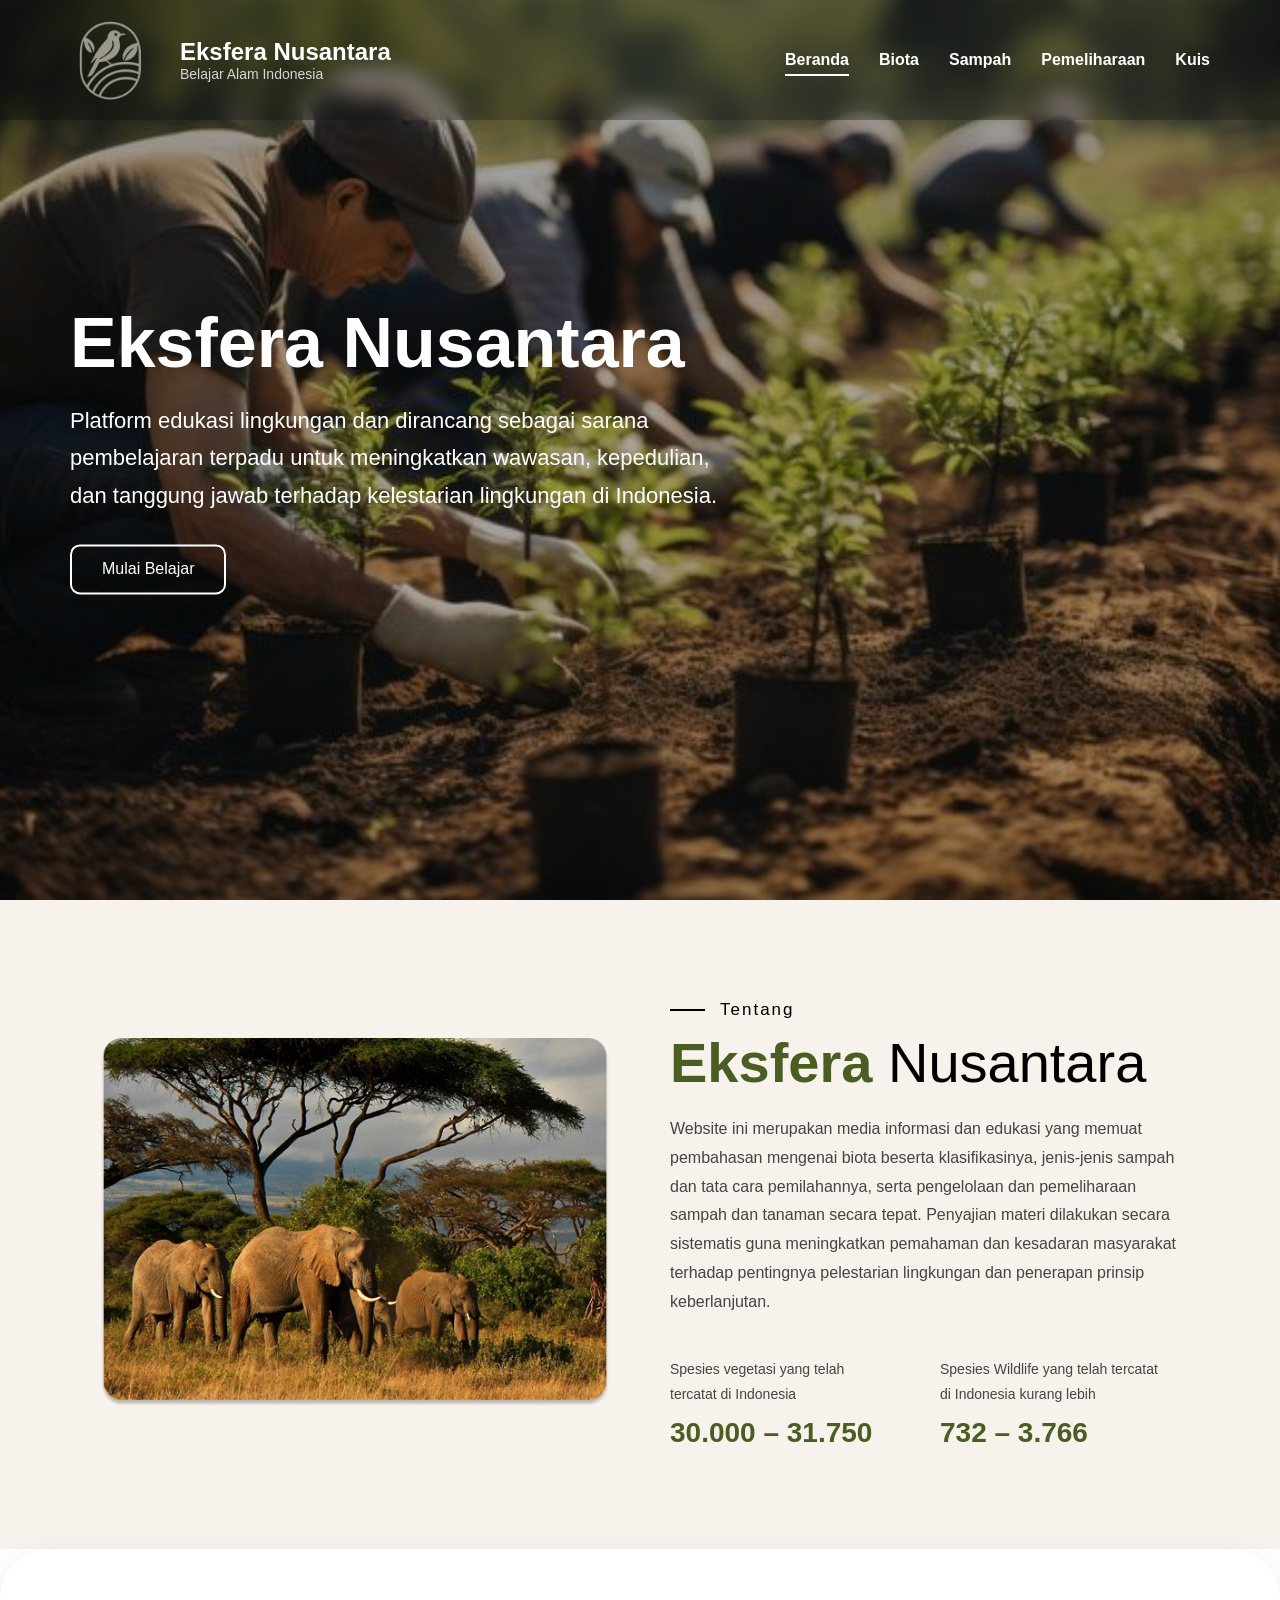
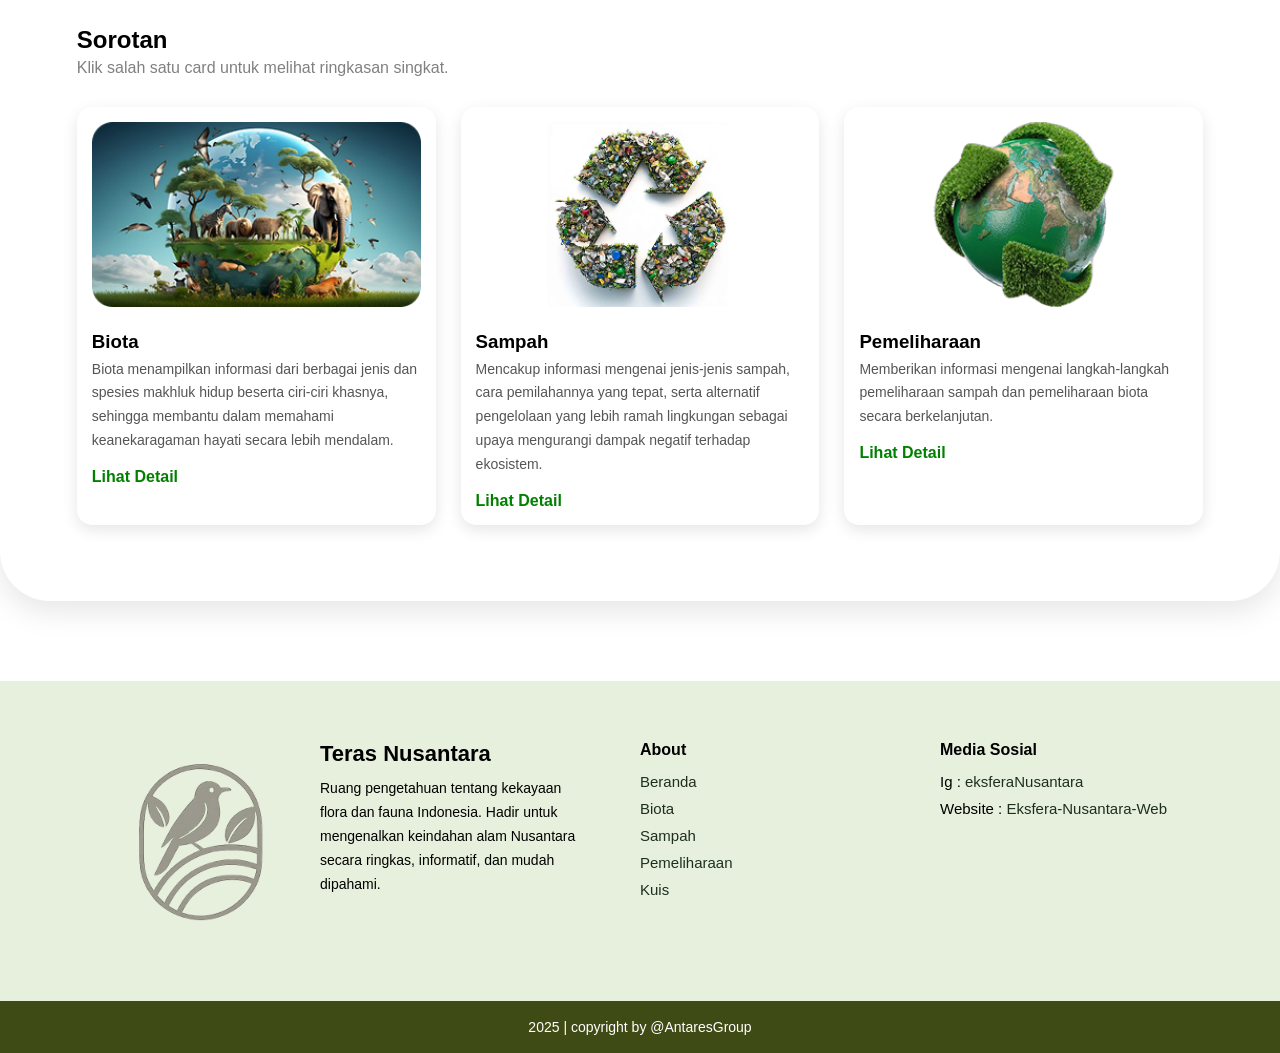
<file: pages/index.html>
<!DOCTYPE html>
<html lang="en">

<head>
    <meta charset="UTF-8">
    <meta name="viewport" content="width=device-width, initial-scale=1.0">
    <link rel="stylesheet" href="../assets/css/eksfera.css">
    <title>Eksfera Nusantara | Beranda</title>
</head>

<body>
    <header class="hero-index">
        <nav>
            <div class="logo-nav">
            <img src="../assets/gambar/logo.png" alt="Logo">

            <div class="nama-web">
            <h2>Eksfera Nusantara</h2>
            <p>Belajar Alam Indonesia</p>
        </div>
    </div>

            <div class="menu-nav">
                <ul>
                    <li><a href="index.html" class="active">Beranda</a></li>
                    <li><a href="biota.html">Biota</a></li>
                    <li><a href="sampah.html">Sampah</a></li>
                    <li><a href="pemeliharaan.html">Pemeliharaan</a></li>
                    <li><a href="quiz.html">Kuis</a></li>
                </ul>
    </div>
 </nav>
        <div class="tagline">
            <h1>Eksfera Nusantara</h1>
            <p>Platform edukasi lingkungan dan dirancang sebagai sarana pembelajaran terpadu untuk meningkatkan wawasan, kepedulian, dan tanggung jawab terhadap kelestarian lingkungan di Indonesia.</p>
            <a href="#about" class="see-details-btn">Mulai Belajar</a>
        </div>
    </header>

    <section class="about">
        <div class="about-container">
            <div class="about-image">
            <img src="../assets/gambar/bgTtg.png" alt="">
            </div>

        <div class="about-content">
           <span id="about" class="about-label">Tentang</span>
                <h2><span class="highlight">Eksfera</span> Nusantara</h2>
                    <p>Website ini merupakan media informasi dan edukasi yang memuat pembahasan mengenai biota beserta klasifikasinya, jenis-jenis sampah dan tata cara pemilahannya, serta pengelolaan dan pemeliharaan sampah dan tanaman secara tepat. Penyajian materi dilakukan secara sistematis guna meningkatkan pemahaman dan kesadaran masyarakat terhadap pentingnya pelestarian lingkungan dan penerapan prinsip keberlanjutan.</p>

        <div class="stats">
            <div class="stat">
                <p>Spesies vegetasi yang telah tercatat di Indonesia</p>
                    <h3>30.000 – 31.750</h3>
        </div>
        <div class="stat">
            <p>Spesies Wildlife yang telah tercatat di Indonesia kurang lebih</p>
                    <h3>732 – 3.766</h3>
        </div>
        </div>
        </div>
        </div>
    </section>

<section class="islands">
    <h2>Sorotan</h2>
    <p class="sub">Klik salah satu card untuk melihat ringkasan singkat.</p>

    <div class="card-container">
        <div class="card">
            <img src="../assets/gambar/world.png" alt="Biota">
            <h3>Biota</h3>
            <p>Biota menampilkan informasi dari berbagai jenis dan spesies makhluk hidup beserta ciri-ciri khasnya, sehingga membantu dalam memahami keanekaragaman hayati secara lebih mendalam.</p>
            <a class="lihat-detail" href="biota.html">Lihat Detail</a>
        </div>

        <div class="card">
            <img src="../assets/gambar/biota.png" alt="Sampah">
            <h3>Sampah</h3>
            <p>Mencakup informasi mengenai jenis-jenis sampah, cara pemilahannya yang tepat, serta alternatif pengelolaan yang lebih ramah lingkungan sebagai upaya mengurangi dampak negatif terhadap ekosistem.</p>
            <a class="lihat-detail" href="sampah.html">Lihat Detail</a>
        </div>

        <div class="card">
            <img src="../assets/gambar/world2.png" alt="Pemeliharaan">
            <h3>Pemeliharaan</h3>
            <p>Memberikan informasi mengenai langkah-langkah pemeliharaan sampah dan pemeliharaan biota secara berkelanjutan.</p>
            <a class="lihat-detail" href="pemeliharaan.html">Lihat Detail</a>
        </div>
    </div>
</section>

 <footer class="footer">
        <div class="footer-container">

            <div class="footer-brand">
                <img src="../assets/gambar/logo.png">
                <div class="brand-text">
                    <h2>Teras Nusantara</h2>
                    <p>
                        Ruang pengetahuan tentang kekayaan flora dan fauna Indonesia.
                        Hadir untuk mengenalkan keindahan alam Nusantara secara ringkas,
                        informatif, dan mudah dipahami.
                    </p>
                </div>
            </div>

            <div class="footer-menu">
                <h3>About</h3>
                <ul>
                    <li><a href="index.html">Beranda</a></li>
                    <li><a href="biota.html">Biota</a></li>
                    <li><a href="sampah.html">Sampah</a></li>   
                    <li><a href="pemeliharaan.html">Pemeliharaan</a></li>
                    <li><a href="quiz.html">Kuis</a></li>
                </ul>
            </div>

            <div class="footer-menu">
                <h3>Media Sosial</h3>
                <ul>
                    <li>Ig : <a
                            href="https://www.instagram.com/terasnusantara__?utm_source=ig_web_button_share_sheet&igsh=ZDNlZDc0MzIxNw==">eksferaNusantara</a>
                    </li>
                    <li>Website : <a
                            href="https://github.com/royyy-han/Eksfera-Nusantara-Web">Eksfera-Nusantara-Web</a></li>
                </ul>
            </div>

        </div>

        <div class="footer-bottom">
            <p>2025 | copyright by @AntaresGroup</p>
        </div>
    </footer>

</body>

</html>
</file>
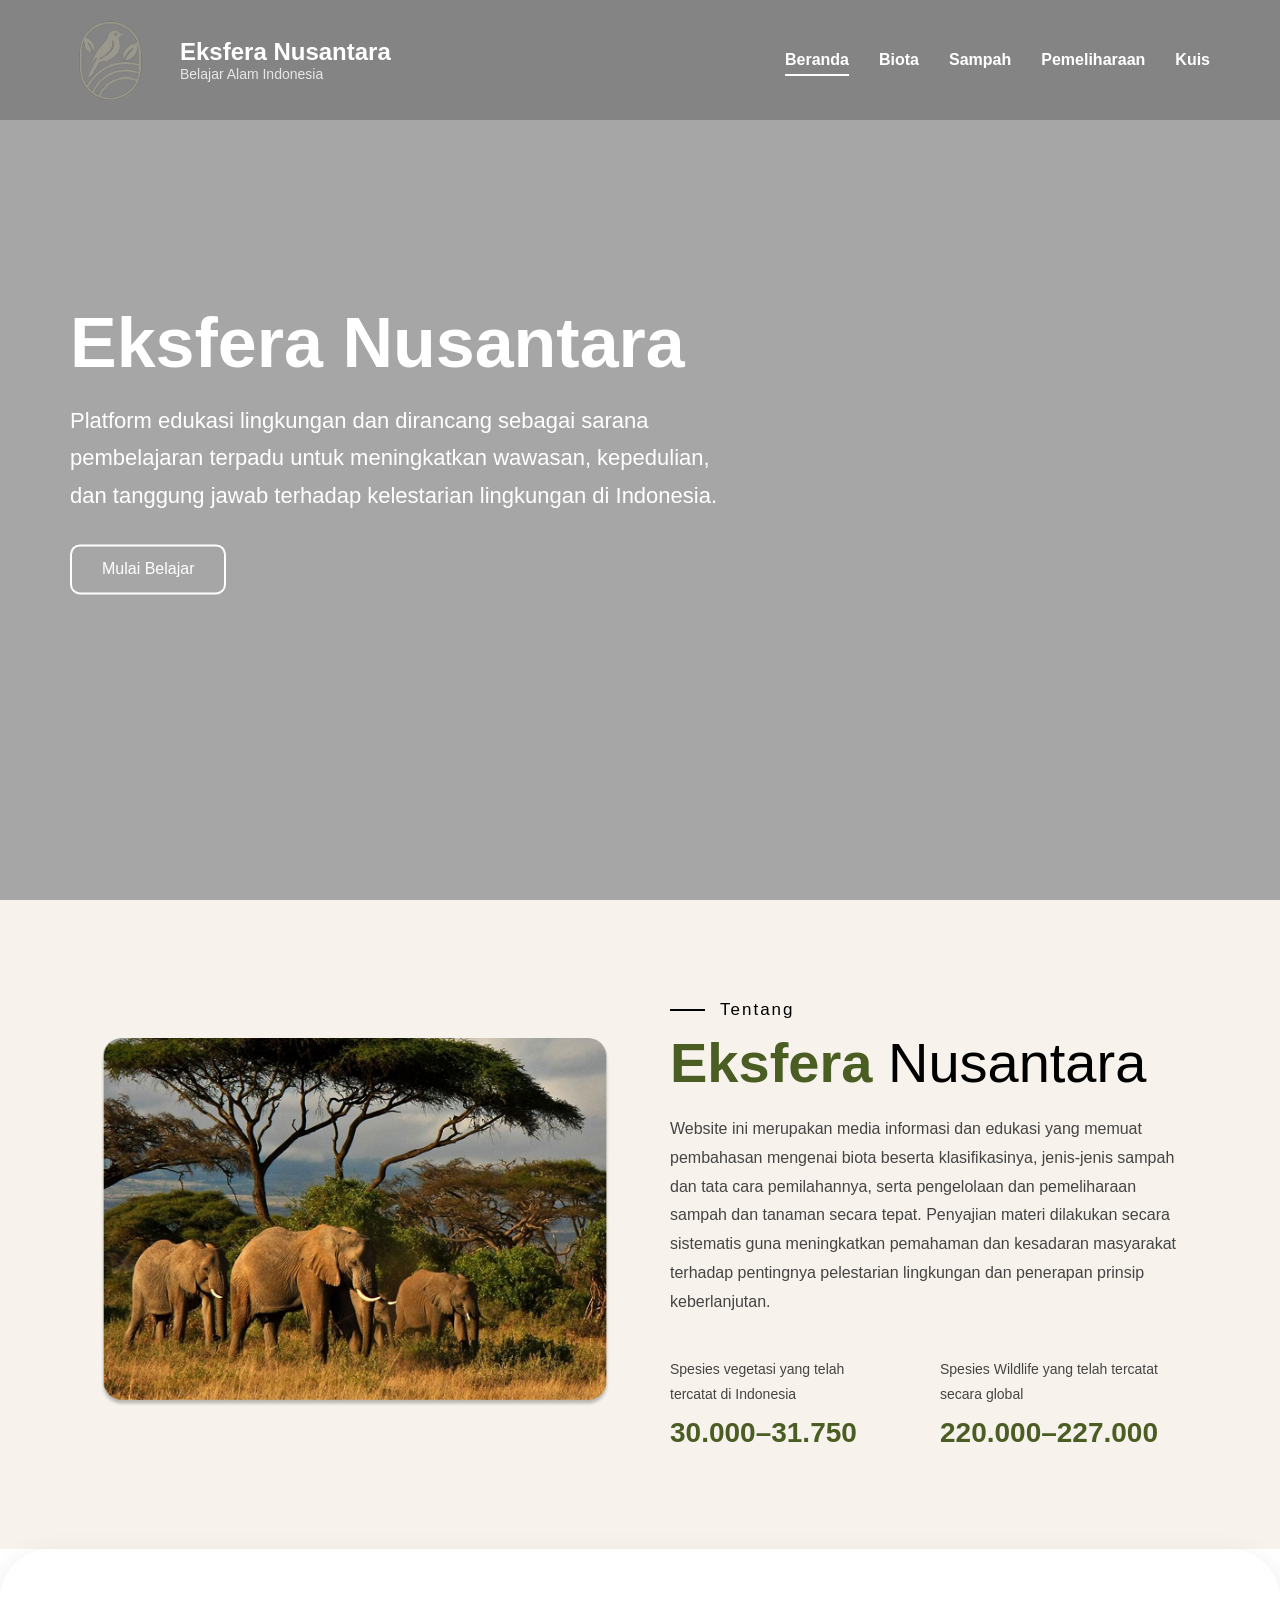
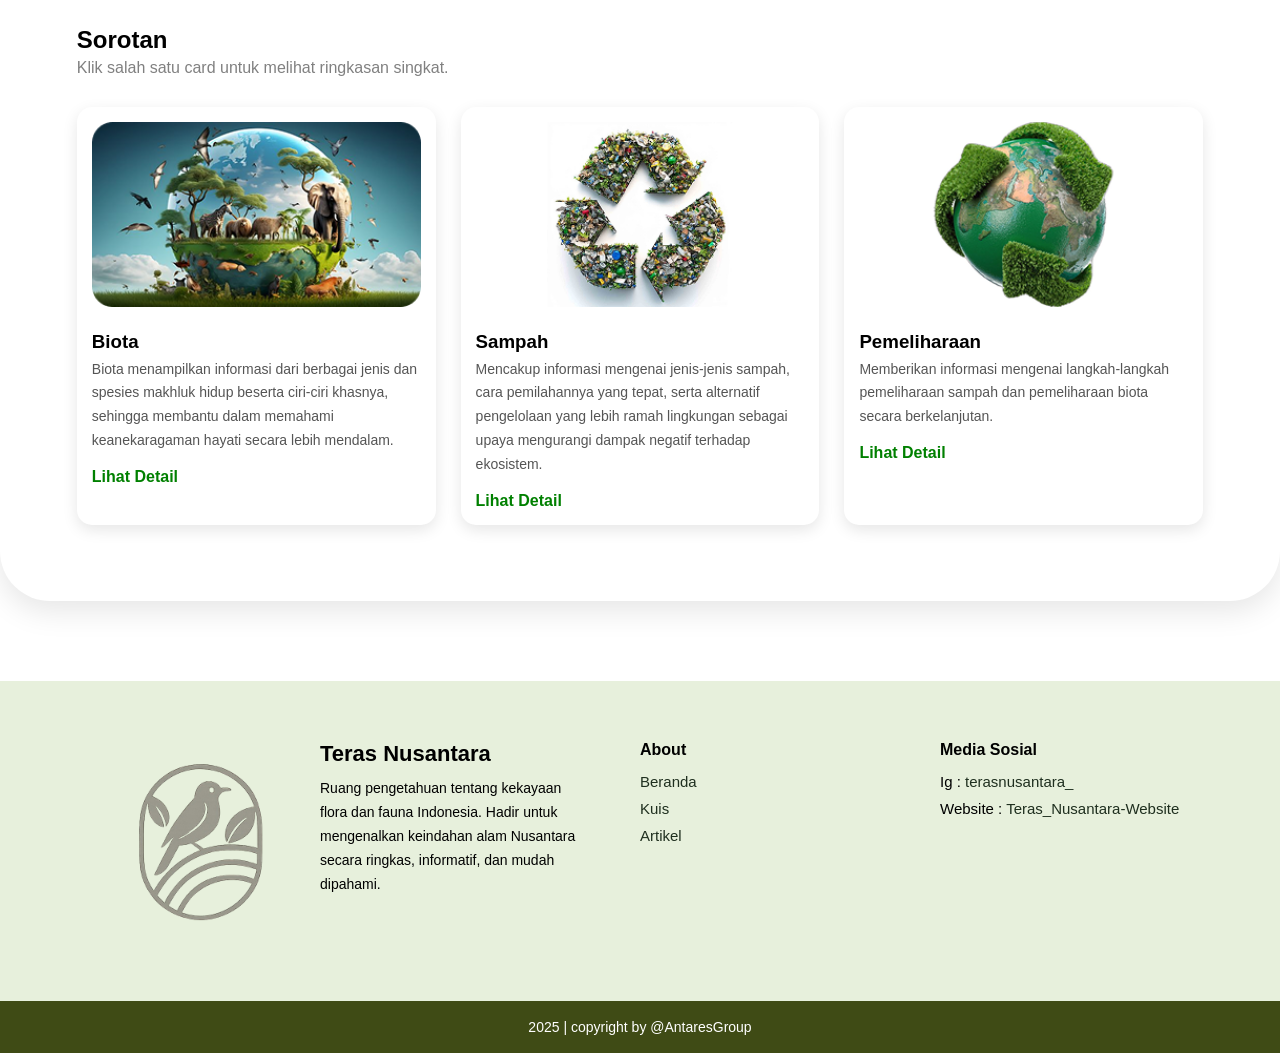
<file: pages/beranda.html>
<!DOCTYPE html>
<html lang="en">

<head>
    <meta charset="UTF-8">
    <meta name="viewport" content="width=device-width, initial-scale=1.0">
    <link rel="stylesheet" href="../assets/css/eksfera.css">
    <title>Eksfera Nusantara | Beranda</title>
</head>

<body>
    <header class="hero-beranda">
        <nav>
            <div class="logo-nav">
            <img src="../assets/gambar/logo.png" alt="Logo">

            <div class="nama-web">
            <h2>Eksfera Nusantara</h2>
            <p>Belajar Alam Indonesia</p>
        </div>
    </div>

            <div class="menu-nav">
                <ul>
                    <li><a href="beranda.html" class="active">Beranda</a></li>
                    <li><a href="biota.html">Biota</a></li>
                    <li><a href="sampah.html">Sampah</a></li>
                    <li><a href="pemeliharaan.html">Pemeliharaan</a></li>
                    <li><a href="quiz.html">Kuis</a></li>
                </ul>
    </div>
 </nav>
        <div class="tagline">
            <h1>Eksfera Nusantara</h1>
            <p>Platform edukasi lingkungan dan dirancang sebagai sarana pembelajaran terpadu untuk meningkatkan wawasan, kepedulian, dan tanggung jawab terhadap kelestarian lingkungan di Indonesia.</p>
            <a href="#about" class="see-details-btn">Mulai Belajar</a>
        </div>
    </header>

    <section class="about">
        <div class="about-container">
            <div class="about-image">
            <img src="../assets/gambar/bgTtg.png" alt="">
            </div>

        <div class="about-content">
           <span id="about" class="about-label">Tentang</span>
                <h2><span class="highlight">Eksfera</span> Nusantara</h2>
                    <p>Website ini merupakan media informasi dan edukasi yang memuat pembahasan mengenai biota beserta klasifikasinya, jenis-jenis sampah dan tata cara pemilahannya, serta pengelolaan dan pemeliharaan sampah dan tanaman secara tepat. Penyajian materi dilakukan secara sistematis guna meningkatkan pemahaman dan kesadaran masyarakat terhadap pentingnya pelestarian lingkungan dan penerapan prinsip keberlanjutan.</p>

        <div class="stats">
            <div class="stat">
                <p>Spesies vegetasi yang telah tercatat di Indonesia</p>
                    <h3>30.000–31.750</h3>
        </div>
        <div class="stat">
            <p>Spesies Wildlife yang telah tercatat secara global</p>
                    <h3>220.000–227.000</h3>
        </div>
        </div>
        </div>
        </div>
    </section>

<section class="islands">
    <h2>Sorotan</h2>
    <p class="sub">Klik salah satu card untuk melihat ringkasan singkat.</p>

    <div class="card-container">
        <div class="card">
            <img src="../assets/gambar/world.png" alt="Biota">
            <h3>Biota</h3>
            <p>Biota menampilkan informasi dari berbagai jenis dan spesies makhluk hidup beserta ciri-ciri khasnya, sehingga membantu dalam memahami keanekaragaman hayati secara lebih mendalam.</p>
            <a class="lihat-detail" href="Sumatera.html">Lihat Detail</a>
        </div>

        <div class="card">
            <img src="../assets/gambar/biota.png" alt="Sampah">
            <h3>Sampah</h3>
            <p>Mencakup informasi mengenai jenis-jenis sampah, cara pemilahannya yang tepat, serta alternatif pengelolaan yang lebih ramah lingkungan sebagai upaya mengurangi dampak negatif terhadap ekosistem.</p>
            <a class="lihat-detail" href="sampah.html">Lihat Detail</a>
        </div>

        <div class="card">
            <img src="../assets/gambar/world2.png" alt="Pemeliharaan">
            <h3>Pemeliharaan</h3>
            <p>Memberikan informasi mengenai langkah-langkah pemeliharaan sampah dan pemeliharaan biota secara berkelanjutan.</p>
            <a class="lihat-detail" href="pemeliharaan.html">Lihat Detail</a>
        </div>
    </div>
</section>

 <footer class="footer">
        <div class="footer-container">

            <div class="footer-brand">
                <img src="../assets/gambar/logo.png">
                <div class="brand-text">
                    <h2>Teras Nusantara</h2>
                    <p>
                        Ruang pengetahuan tentang kekayaan flora dan fauna Indonesia.
                        Hadir untuk mengenalkan keindahan alam Nusantara secara ringkas,
                        informatif, dan mudah dipahami.
                    </p>
                </div>
            </div>

            <div class="footer-menu">
                <h3>About</h3>
                <ul>
                    <li><a href="beranda.html">Beranda</a></li>
                    <li><a href="quiz.html">Kuis</a></li>
                    <li><a href="jawa.html">Artikel</a></li>
                </ul>
            </div>

            <div class="footer-menu">
                <h3>Media Sosial</h3>
                <ul>
                    <li>Ig : <a
                            href="https://www.instagram.com/terasnusantara__?utm_source=ig_web_button_share_sheet&igsh=ZDNlZDc0MzIxNw==">terasnusantara_</a>
                    </li>
                    <li>Website : <a
                            href="https://github.com/royyy-han/Teras_Nusantara-Website">Teras_Nusantara-Website</a></li>
                </ul>
            </div>

        </div>

        <div class="footer-bottom">
            <p>2025 | copyright by @AntaresGroup</p>
        </div>
    </footer>

</body>

</html>
</file>
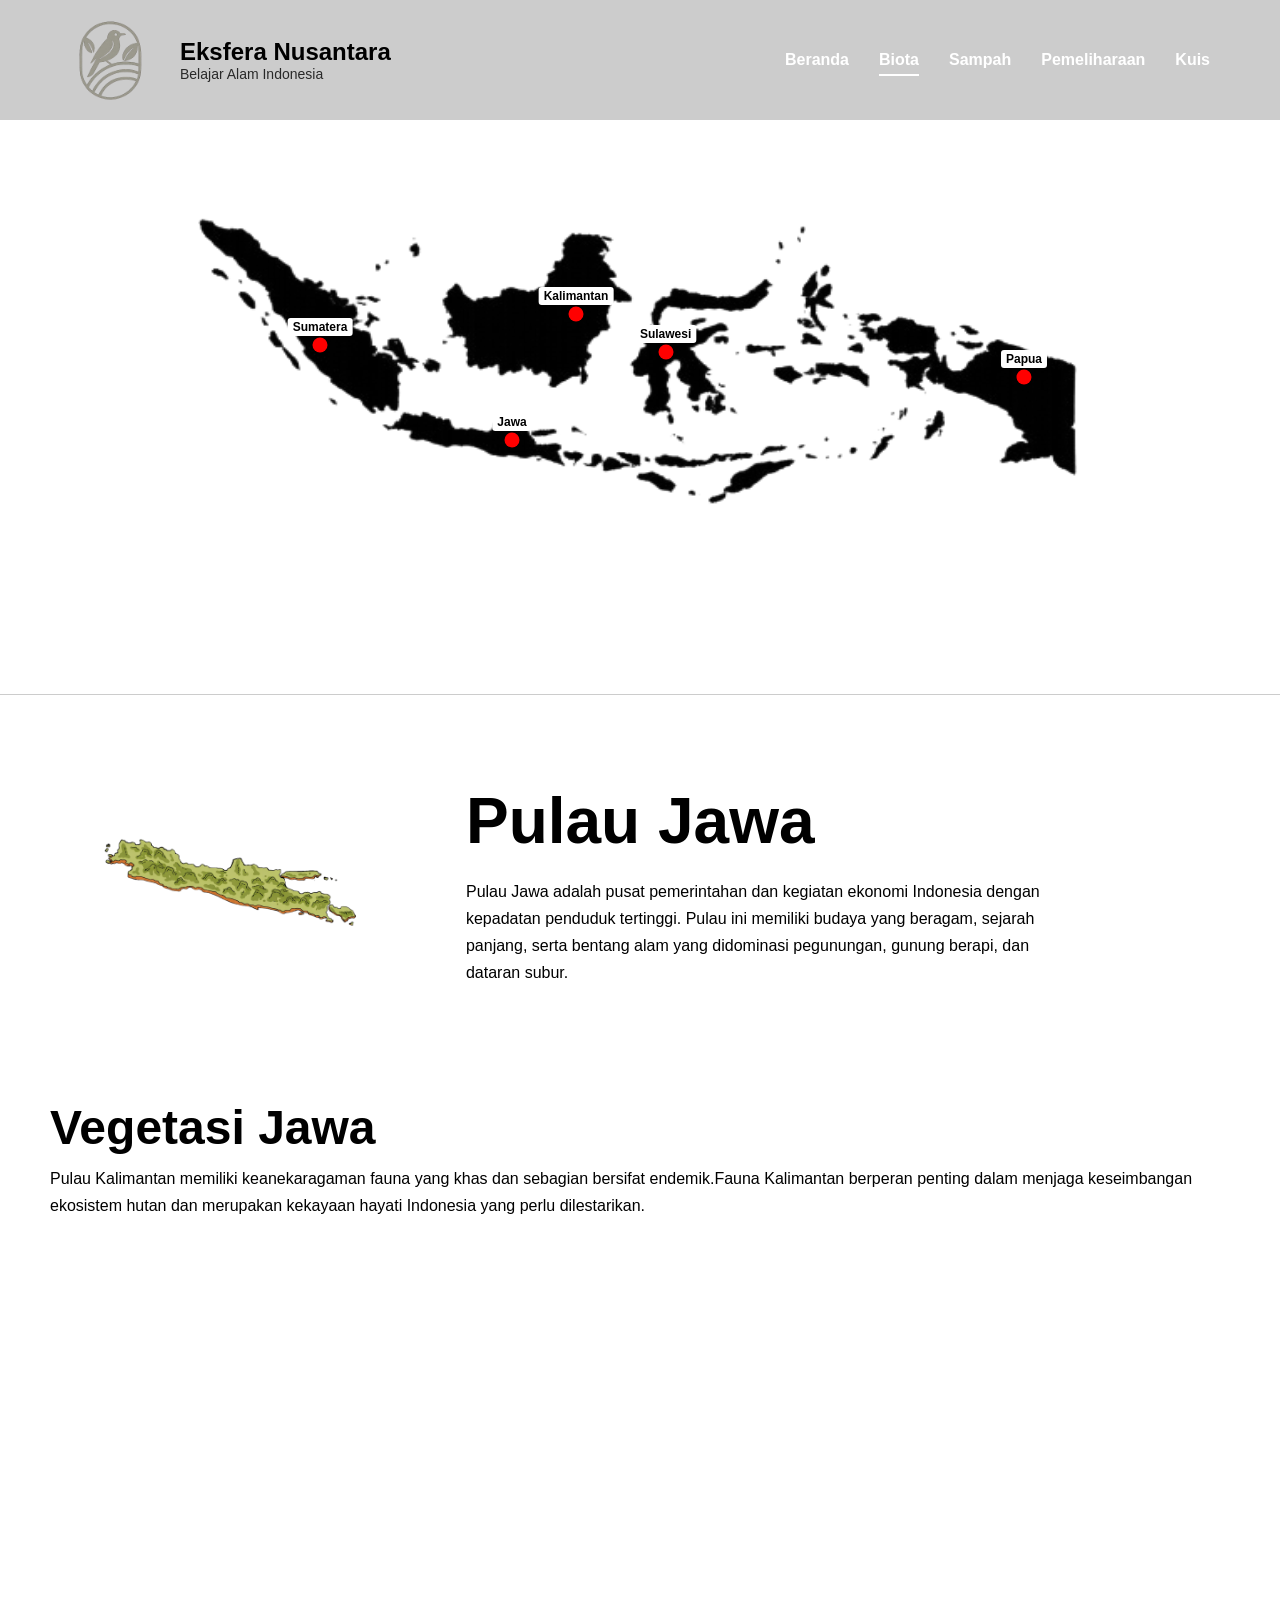
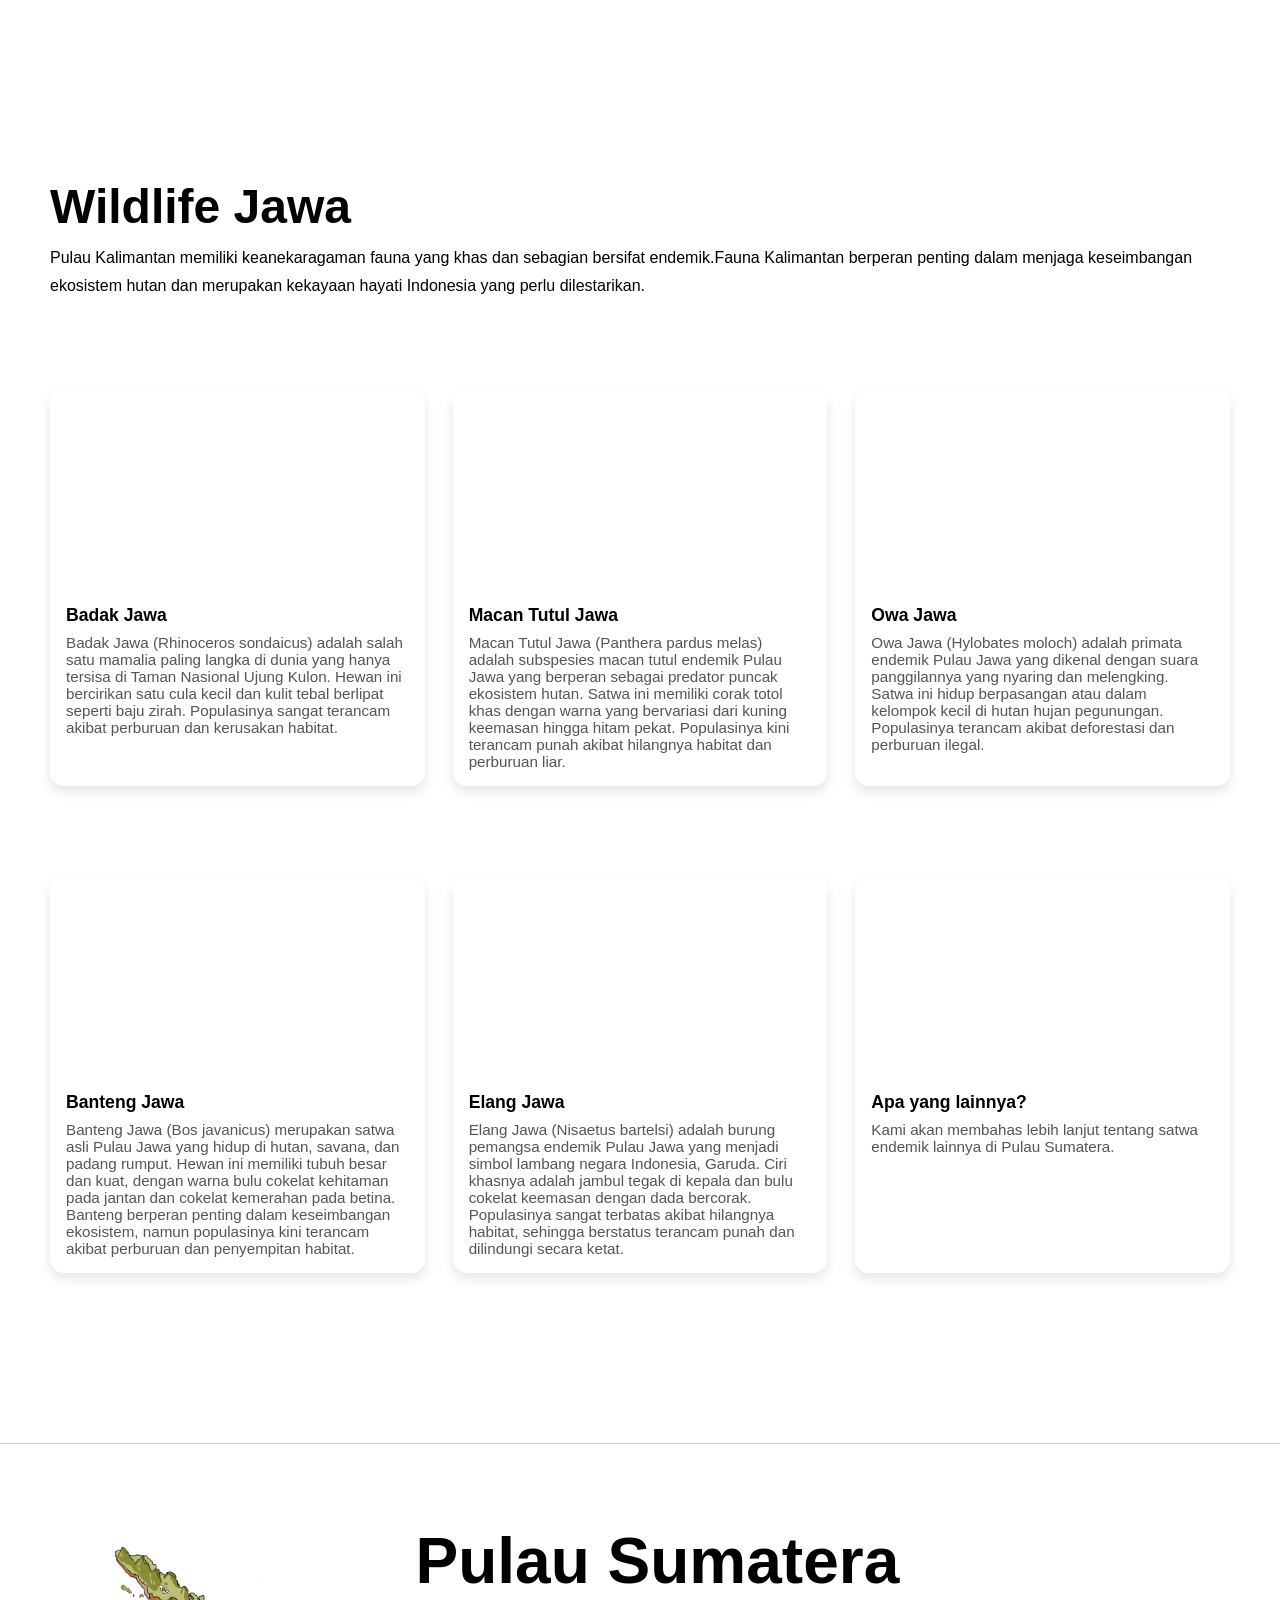
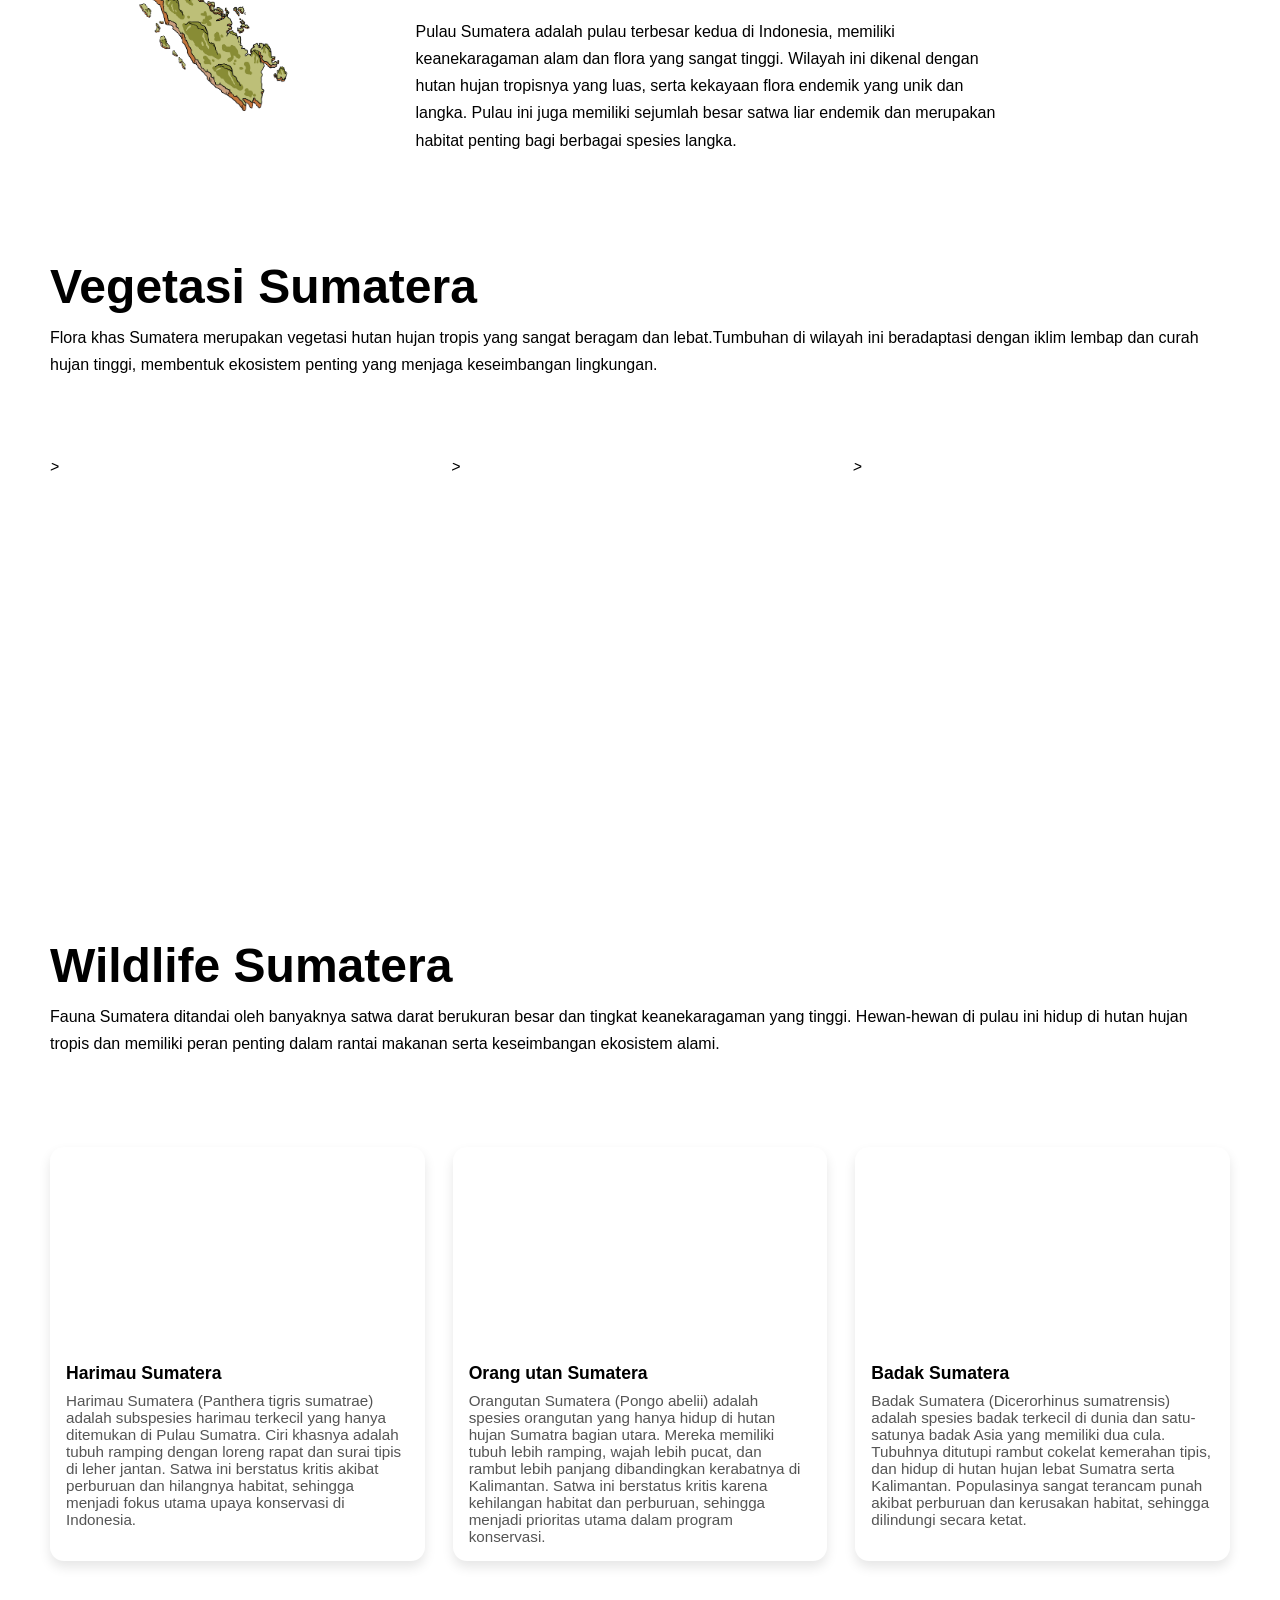
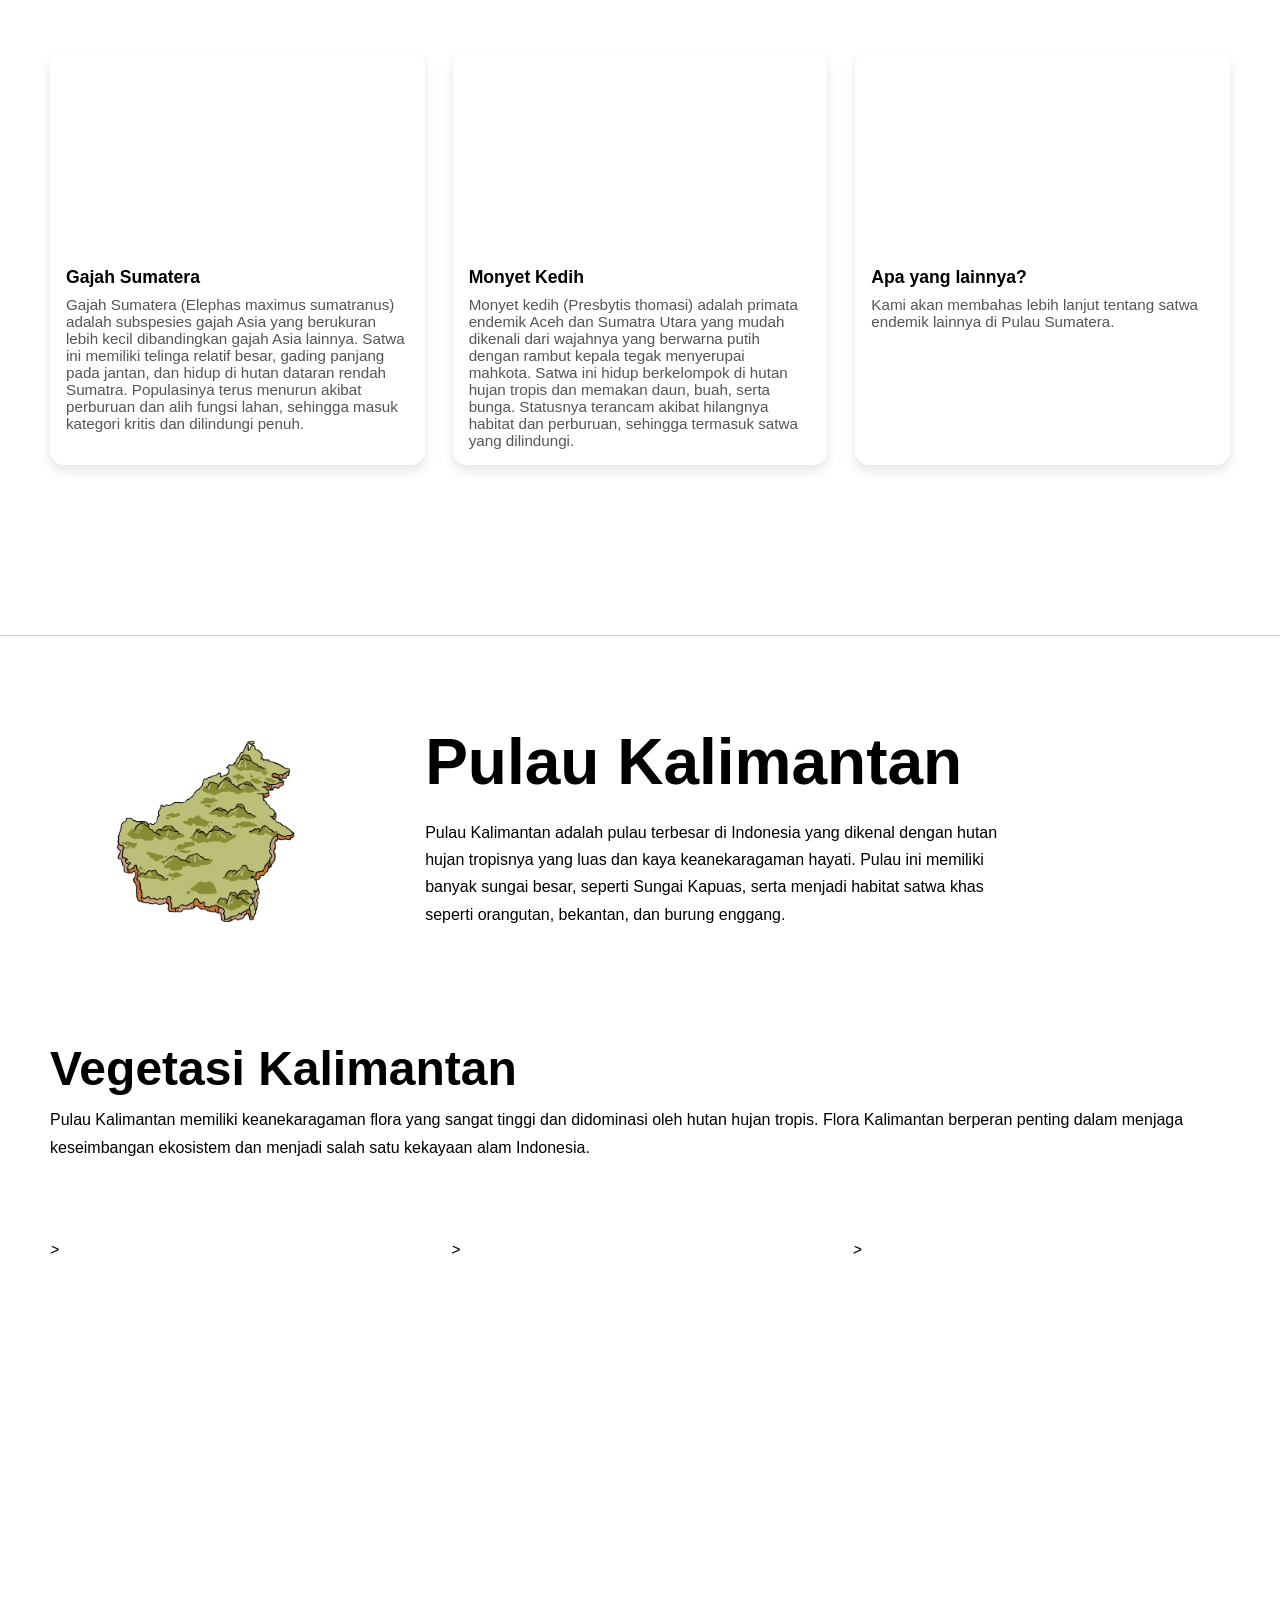
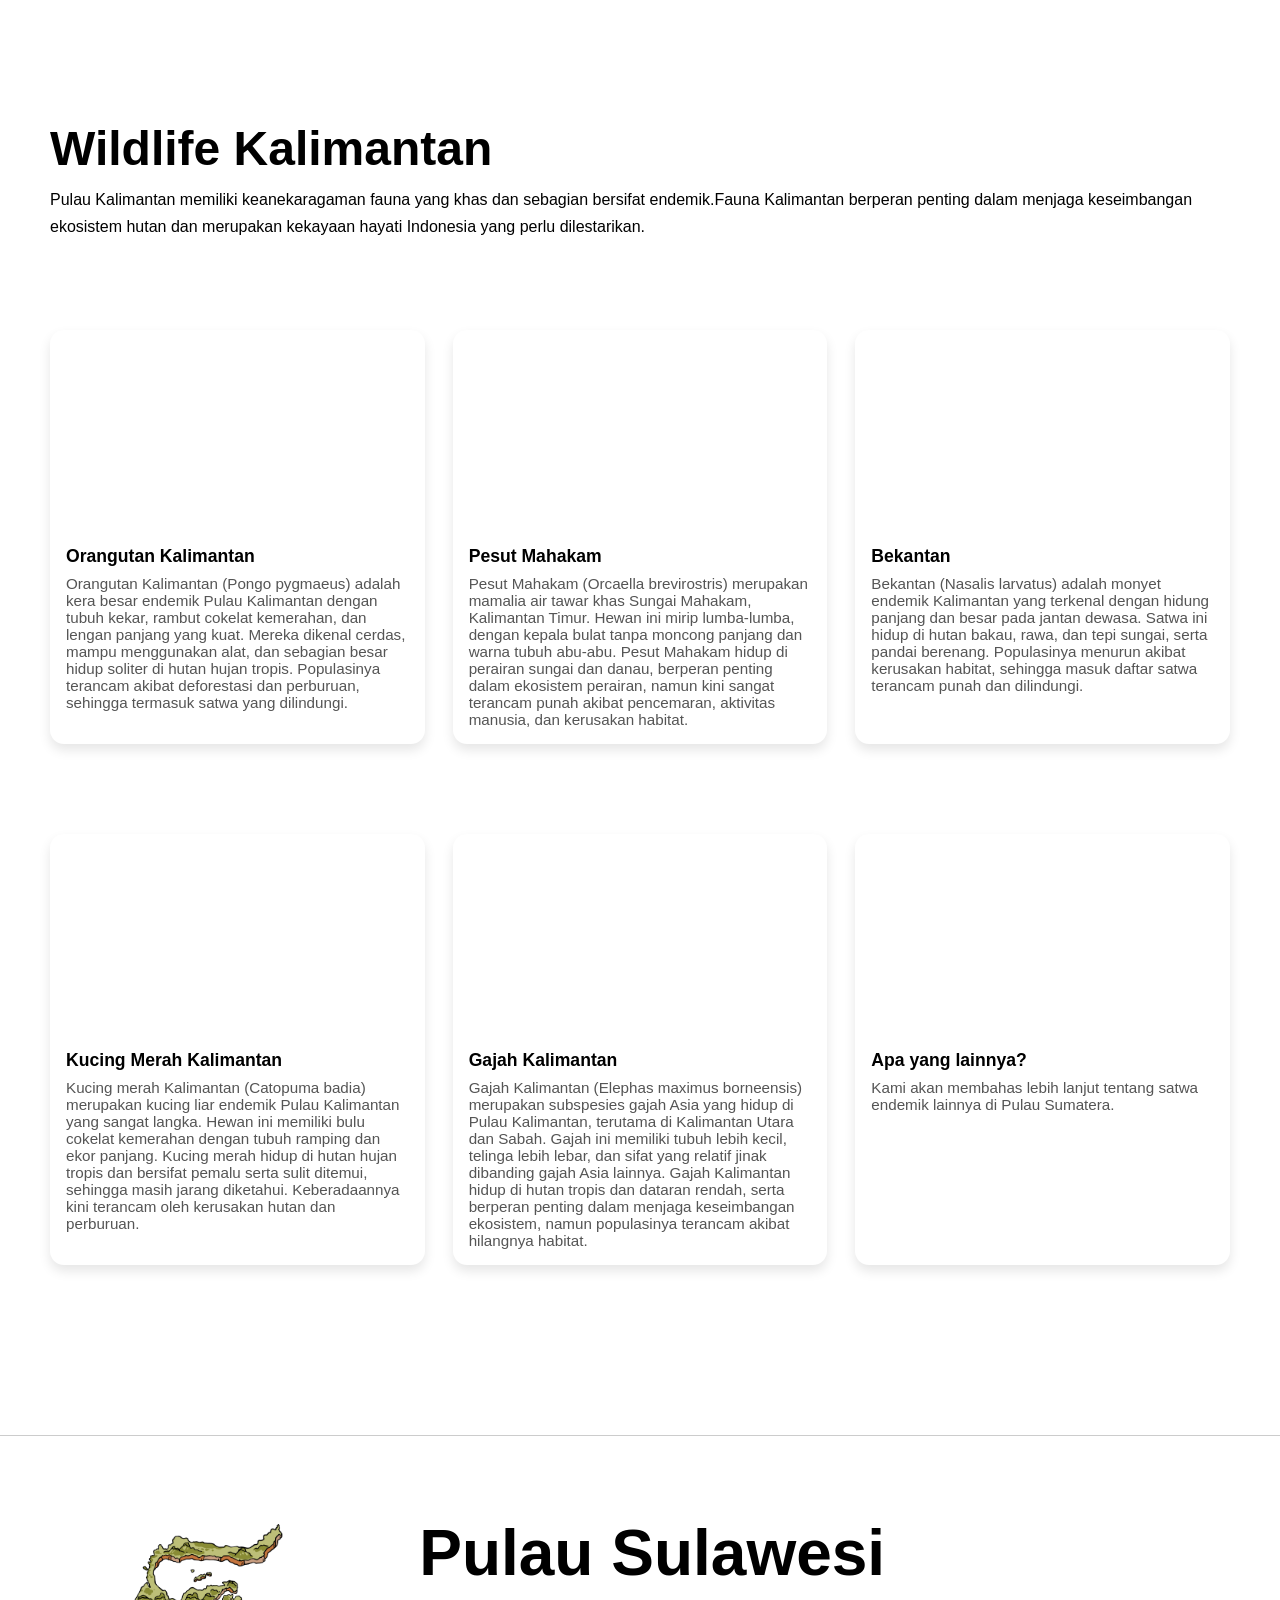
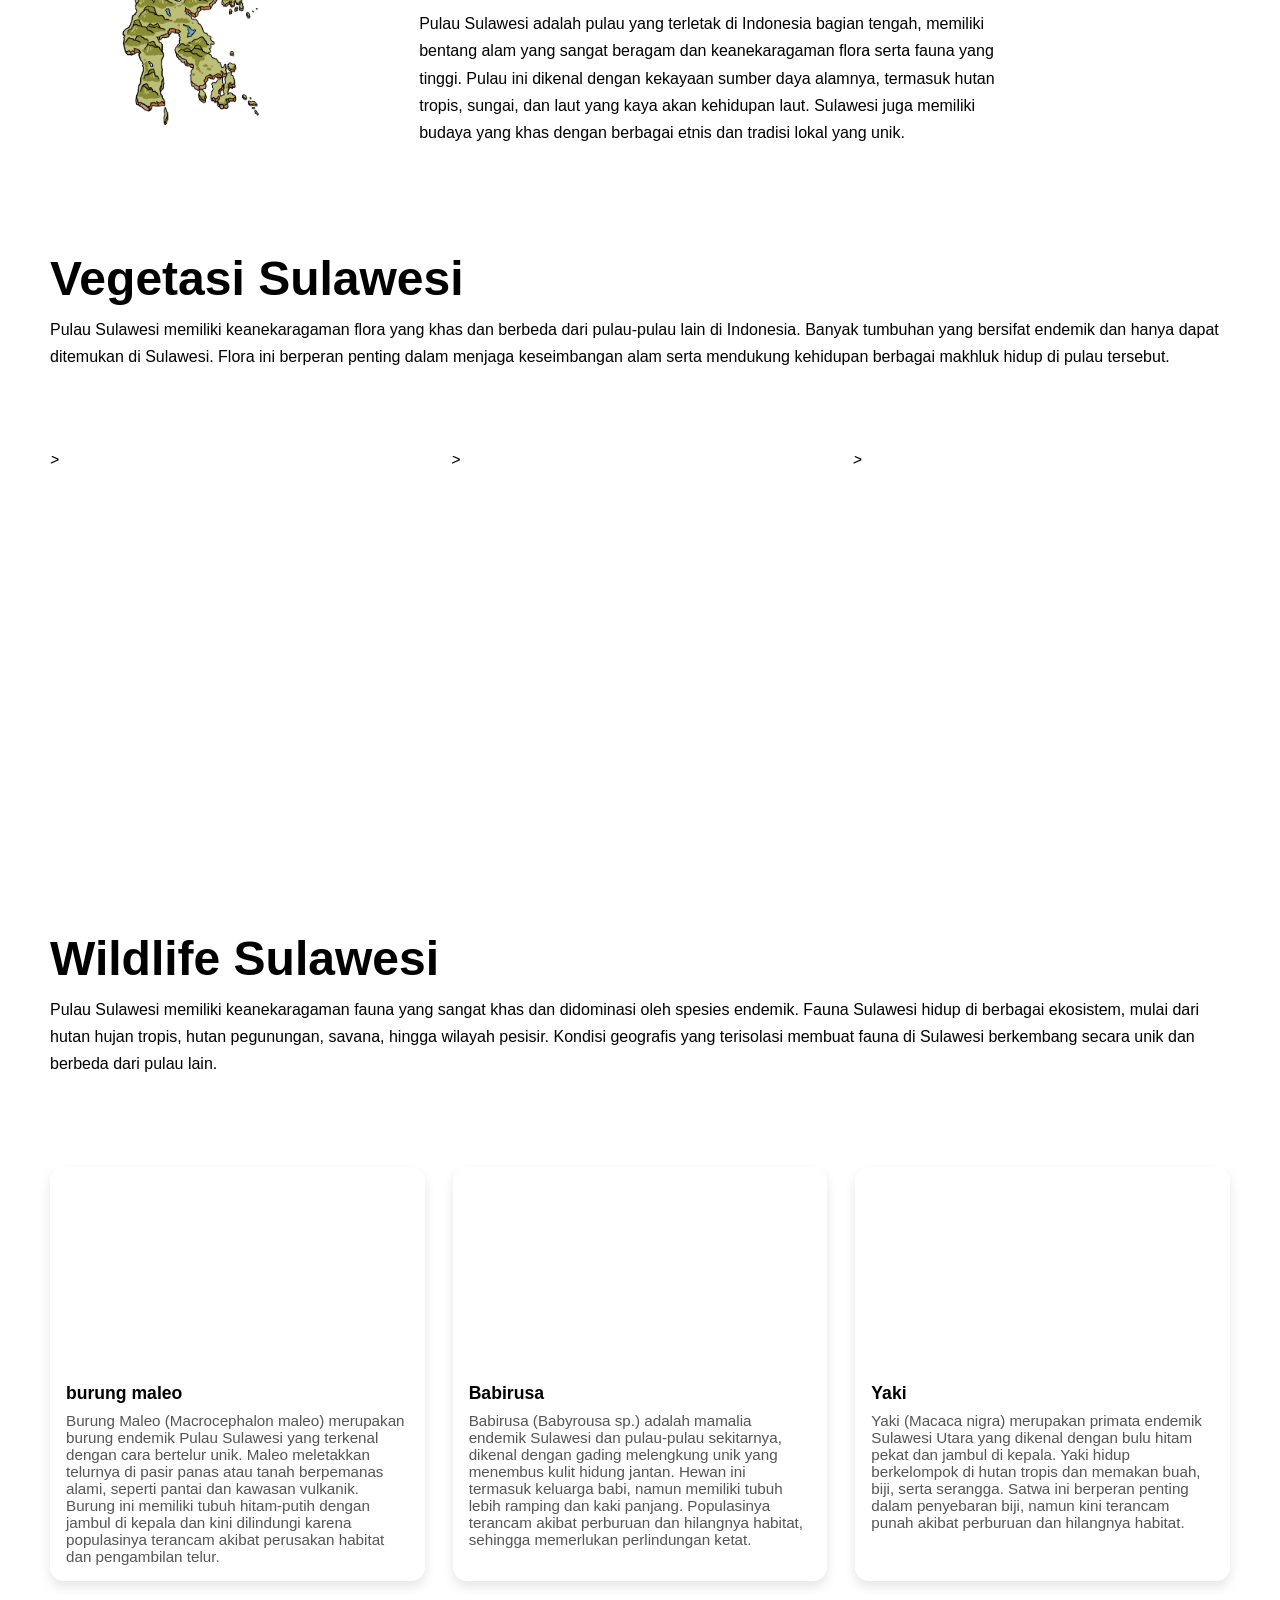
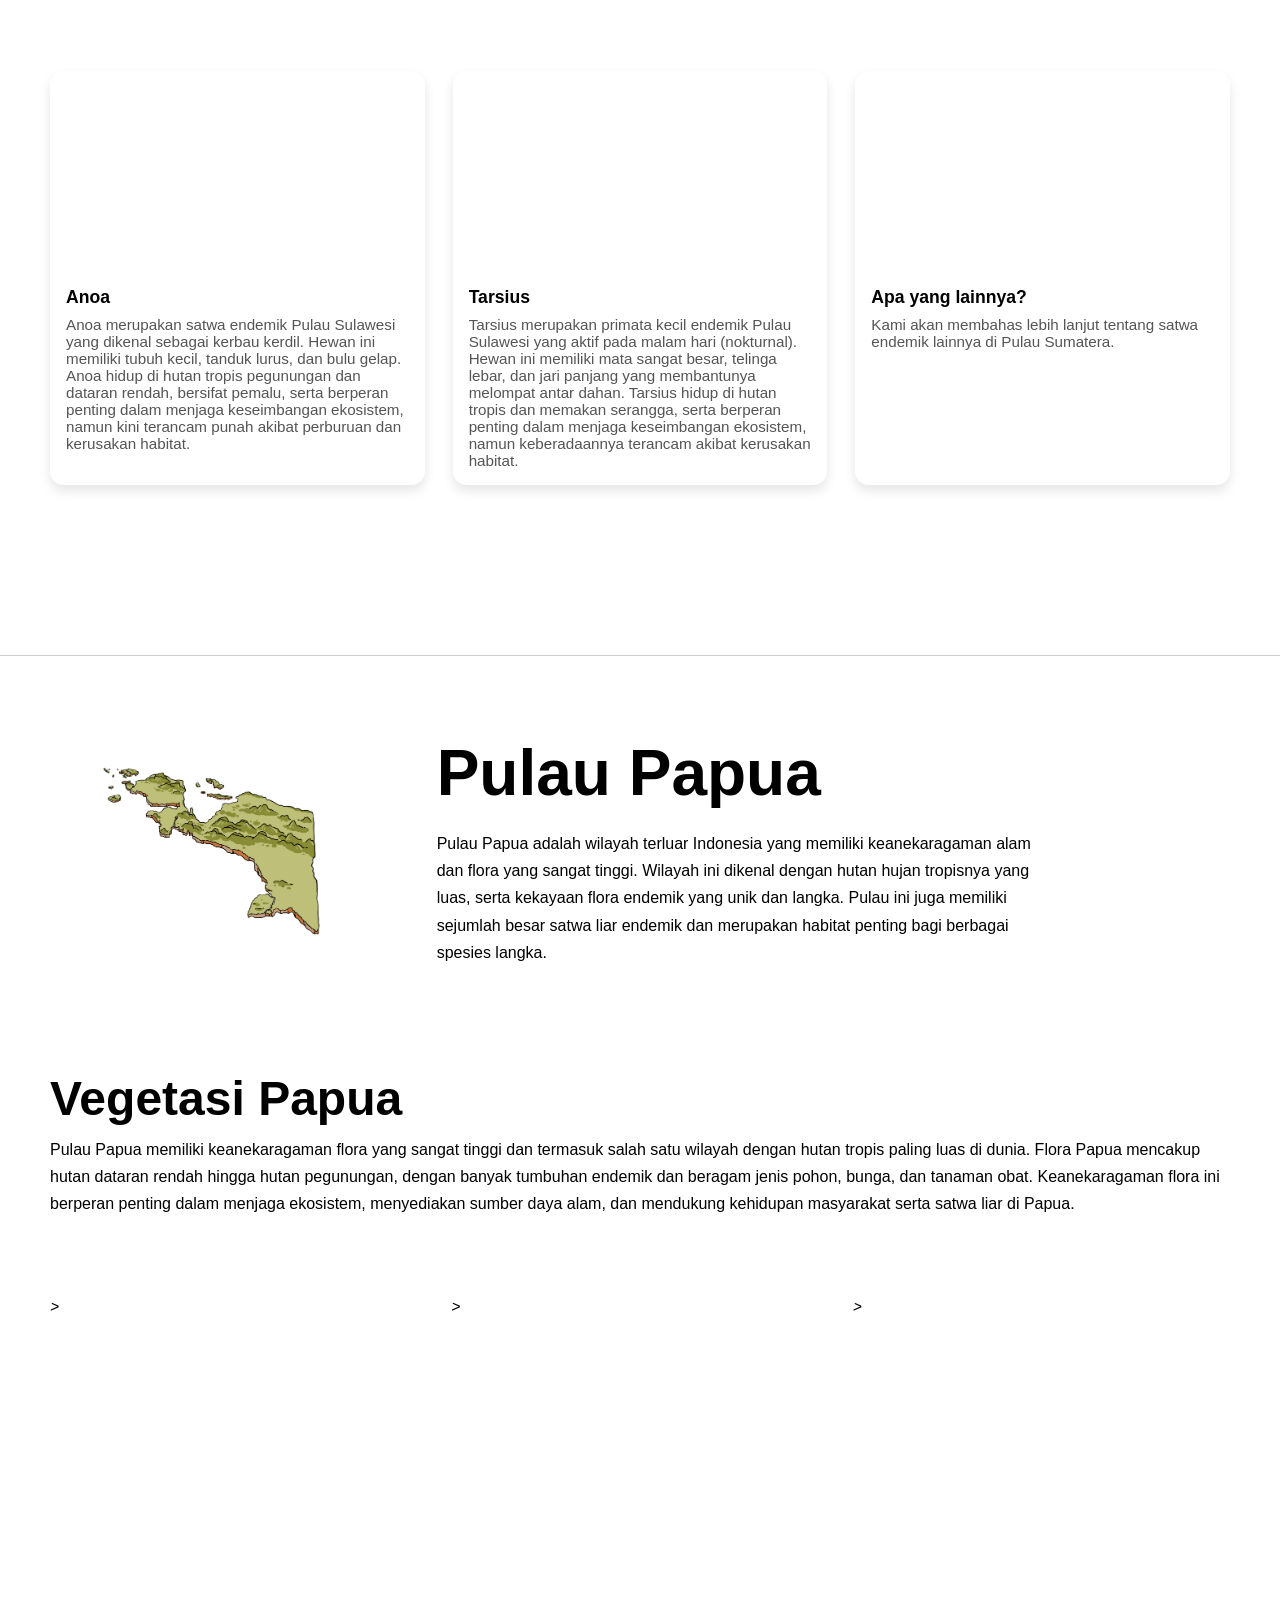
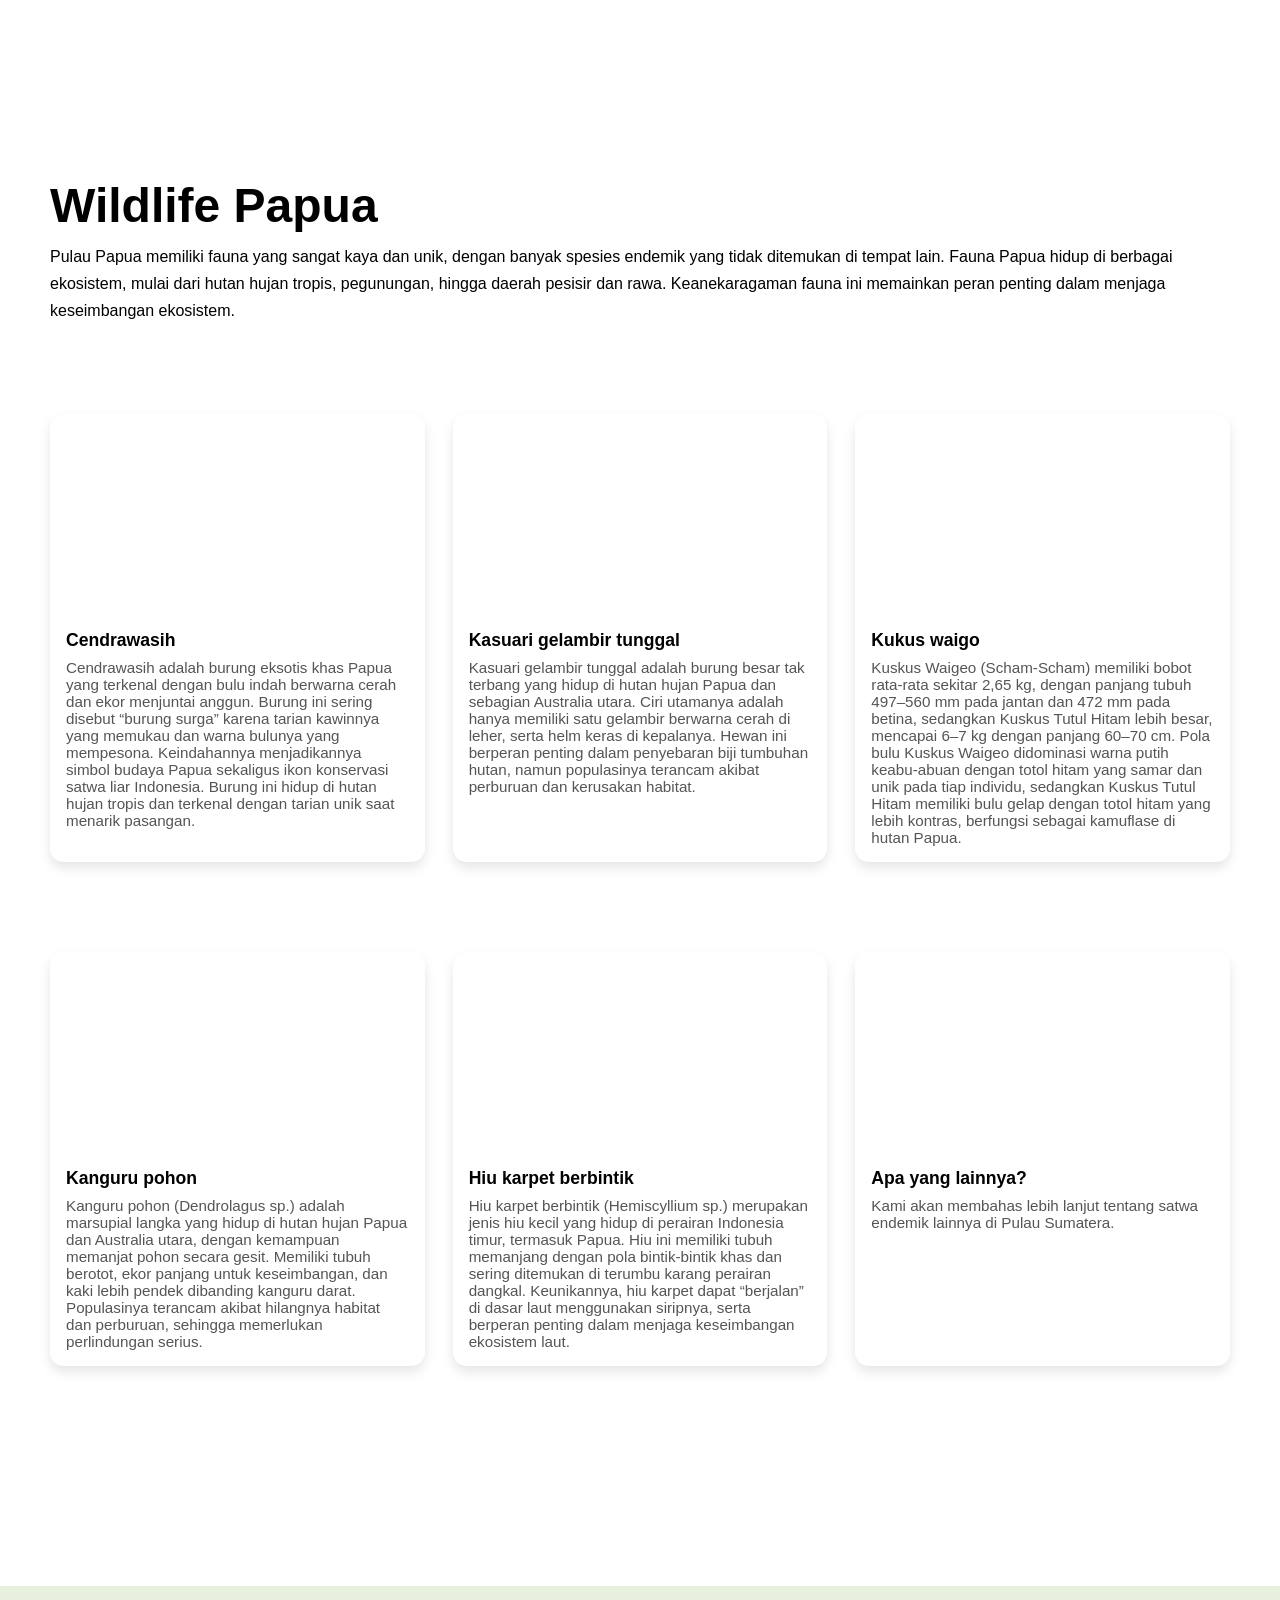
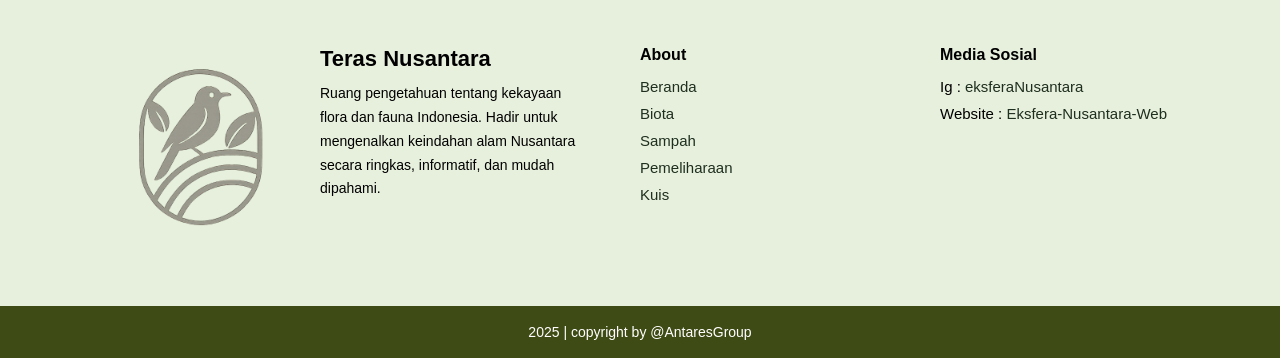
<file: pages/biota.html>
<!DOCTYPE html>
<html lang="en">
<head>
    <meta charset="UTF-8">
    <meta name="viewport" content="width=device-width, initial-scale=1.0">
    <link rel="stylesheet" href="../assets/css/eksfera.css">
    <title>Eksfera Nusantara | Biota</title>
    
</head>
<body>
        <nav>
            <div class="logo-nav">
                <img src="../assets/gambar/logo.png" alt="Logo">

                <div class="nama-web">
                    <h2>Eksfera Nusantara</h2>
                    <p>Belajar Alam Indonesia</p>
                </div>
            </div>

            <div class="menu-nav">
                <ul>
                    <li><a href="index.html">Beranda</a></li>
                    <li><a href="biota.html" class="active">Biota</a></li>
                    <li><a href="sampah.html">Sampah</a></li>
                    <li><a href="pemeliharaan.html">Pemeliharaan</a></li>
                    <li><a href="quiz.html">Kuis</a></li>
                </ul>
            </div>
        </nav>


    <!-- MAP CONTAINER -->
      <div class="map-container">
    <img src="../assets/gambar/atlas.png" alt="Peta Indonesia">
    <!-- Titik klik -->
    <div class="marker" style="top:60%; left:40%;" onclick="scrollToSection('jawa')"></div>
    <div class="label" style="top:60%; left:40%;">Jawa</div>
    <div class="marker" style="top:45%; left:25%;" onclick="scrollToSection('sumatera')"></div>
    <div class="label" style="top:45%; left:25%;">Sumatera</div>
    <div class="marker" style="top:40%; left:45%;" onclick="scrollToSection('kalimantan')"></div>
    <div class="label" style="top:40%; left:45%;">Kalimantan</div>
    <div class="marker" style="top:46%; left:52%;" onclick="scrollToSection('sulawesi')"></div>
    <div class="label" style="top:46%; left:52%;">Sulawesi</div>
    <div class="marker" style="top:50%; left:80%;" onclick="scrollToSection('papua')"></div>
    <div class="label" style="top:50%; left:80%;">Papua</div>
  </div>

  <div id="jawa" class="section">
        <!-- HERO SECTION -->
        <section class="hero">
            <img class="Mpulau" src="../assets/gambar/jawa.png" alt="Pulau Jawa">

            <div class="hero-text">
                <h1 class="Mnama-pulau">Pulau Jawa</h1>
                <p class="Mdeskrip-pulau">
                    Pulau Jawa adalah pusat pemerintahan dan kegiatan ekonomi Indonesia
                    dengan kepadatan penduduk tertinggi. Pulau ini memiliki budaya yang
                    beragam, sejarah panjang, serta bentang alam yang didominasi
                    pegunungan, gunung berapi, dan dataran subur.
                </p>
            </div>
        </section>


        <div class="Mline"></div>

        <!-- TANAMAN -->
        <section class="section-block">

            <div class="Mflora-fauna">Vegetasi Jawa</div>
            <p class="Mdeskrip-pulau-2">
                Pulau Kalimantan memiliki keanekaragaman fauna yang khas dan sebagian bersifat
                    endemik.Fauna Kalimantan berperan penting dalam menjaga keseimbangan ekosistem hutan dan merupakan kekayaan
                    hayati Indonesia yang perlu dilestarikan.
            </p>

            <div class="container jawa">
                <div class="card1" onclick="toggle(this)">
                    <h3 class="title">Cempaka putih</h3>
                    <div class="content">
                        <h2>Cempaka putih</h2>
                        <p>Bunga cempaka putih (Magnolia alba) adalah bunga berwarna putih dengan aroma harum lembut. Bunga cempaka putih melambangkan kemurnian dan keindahan serta sering digunakan dalam upacara adat karena nilai simbolisnya yang tinggi. Aromanya yang harum membuat bunga ini menjadi favorit dalam rangkaian bunga yang digunakan dalam upacara adat.</p>
                        <hr>
                    </div>
                </div>

                <div class="card1" onclick="toggle(this)">
                    <h3 class="title">Edelweis Jawa</h3>
                    <div class="content">
                        <h2>Edelweis Jawa</h2>
                        <p>Edelweis Jawa (Anaphalis javanica) adalah tumbuhan endemik pegunungan tinggi Indonesia yang kini tergolong langka. Bunganya tahan lama mekar dan sering disebut “bunga abadi” karena kelopaknya tidak mudah rontok. Selain berperan mencegah erosi, edelweis juga memiliki nilai budaya penting dalam upacara adat masyarakat pegunungan.
    </p>
                        <hr>
                    </div>
                </div>

                <div class="card1" onclick="toggle(this)">
                    <h3 class="title">Kokoleceran</h3>
                    <div class="content">
                        <h2>Kokoleceran</h2>
                        <p>Kokolenceran adalah tradisi arak-arakan pengantin khas Sunda yang dilakukan setelah akad nikah. Rombongan pengantin diiringi musik tradisional, tarian, dan hiasan meriah sebagai simbol kebahagiaan serta penghormatan. Tradisi ini juga menjadi ajang silaturahmi dan hiburan bagi masyarakat sekitar.</p>
                        <hr>
                    </div>
                </div>
            </div>

        </section>


        <!-- HEWAN -->
        <section class="section-block">

            <div class="Mflora-fauna">Wildlife Jawa</div>
            <p class="Mdeskrip-pulau-2">Pulau Kalimantan memiliki keanekaragaman fauna yang khas dan sebagian bersifat
                    endemik.Fauna Kalimantan berperan penting dalam menjaga keseimbangan ekosistem hutan dan merupakan kekayaan
                    hayati Indonesia yang perlu dilestarikan.</p>

            <div class="card2-container">
                <!-- Card 1 -->
                <div class="card2">
                    <div class="card2-image"
                        style="background-image: url('https://i.pinimg.com/originals/24/36/7f/24367ff728b2eec1db73f594dcac6e2f.jpg');">
                    </div>
                    <div class="card2-content">
                        <h3 class="card2-title">Badak Jawa</h3>
                        <p class="card2-text">Badak Jawa (Rhinoceros sondaicus) adalah salah satu mamalia paling langka di dunia yang hanya tersisa di Taman Nasional Ujung Kulon. Hewan ini bercirikan satu cula kecil dan kulit tebal berlipat seperti baju zirah. Populasinya sangat terancam akibat perburuan dan kerusakan habitat.</p>
                    </div>
                </div>

                <!-- Card 2 -->
                <div class="card2">
                    <div class="card2-image"
                        style="background-image: url('https://asset-2.tribunnews.com/medan/foto/bank/originals/macan-tutul-bukan-jawa.jpg');">
                    </div>
                    <div class="card2-content">
                        <h3 class="card2-title">Macan Tutul Jawa</h3>
                        <p class="card2-text">Macan Tutul Jawa (Panthera pardus melas) adalah subspesies macan tutul endemik Pulau Jawa yang berperan sebagai predator puncak ekosistem hutan. Satwa ini memiliki corak totol khas dengan warna yang bervariasi dari kuning keemasan hingga hitam pekat. Populasinya kini terancam punah akibat hilangnya habitat dan perburuan liar.</p>
                    </div>
                </div>

                <!-- Card 3 -->
                <div class="card2">
                    <div class="card2-image"
                        style="background-image: url('https://tse2.mm.bing.net/th/id/OIP.6AztZS6D5u_AgR3I4_mOvQHaE8?rs=1&pid=ImgDetMain&o=7&rm=3');">
                    </div>
                    <div class="card2-content">
                        <h3 class="card2-title">Owa Jawa</h3>
                        <p class="card2-text">Owa Jawa (Hylobates moloch) adalah primata endemik Pulau Jawa yang dikenal dengan suara panggilannya yang nyaring dan melengking. Satwa ini hidup berpasangan atau dalam kelompok kecil di hutan hujan pegunungan. Populasinya terancam akibat deforestasi dan perburuan ilegal.</p>
                    </div>
                </div>
            </div>

            <div class="card2-container" style="margin-top: 30px;">
                <!-- Card 4 -->
                <div class="card2">
                    <div class="card2-image"
                        style="background-image: url('https://as2.ftcdn.net/v2/jpg/00/97/37/69/1000_F_97376990_hQ06UIE2D2YVR1KaElDanHIfPTJugVUE.jpg');">
                    </div>
                    <div class="card2-content">
                        <h3 class="card2-title">Banteng Jawa</h3>
                        <p class="card2-text">Banteng Jawa (Bos javanicus) merupakan satwa asli Pulau Jawa yang hidup di
                            hutan,
                            savana, dan padang rumput. Hewan ini memiliki tubuh besar dan kuat, dengan warna bulu cokelat
                            kehitaman pada jantan dan cokelat kemerahan pada betina. Banteng berperan penting dalam
                            keseimbangan
                            ekosistem, namun populasinya kini terancam akibat perburuan dan penyempitan habitat.</p>
                    </div>
                </div>

                <!-- Card 5 -->
                <div class="card2">
                    <div class="card2-image"
                        style="background-image: url('https://cdn0-production-images-kly.akamaized.net/h6HKpKhtar5-rJEqQFQMp4tN7SQ=/640x360/smart/filters:quality(75):strip_icc()/kly-media-production/medias/730433/original/057755700_1409512921-elang_jawa.jpg');">
                    </div>
                    <div class="card2-content">
                        <h3 class="card2-title">Elang Jawa</h3>
                        <p class="card2-text">Elang Jawa (Nisaetus bartelsi) adalah burung pemangsa endemik Pulau Jawa yang menjadi simbol lambang negara Indonesia, Garuda. Ciri khasnya adalah jambul tegak di kepala dan bulu cokelat keemasan dengan dada bercorak. Populasinya sangat terbatas akibat hilangnya habitat, sehingga berstatus terancam punah dan dilindungi secara ketat.</p>
                    </div>
                </div>

                <!-- Card 6 -->
                <div class="card2">
                    <div class="card2-image"
                        style="background-image: url('https://tse2.mm.bing.net/th/id/OIP.RKbabAiR9LwdsSObi5ed8QHaHa?w=626&h=626&rs=1&pid=ImgDetMain&o=7&rm=3');">
                    </div>
                    <div class="card2-content">
                        <h3 class="card2-title">Apa yang lainnya?</h3>
                        <p class="card2-text">Kami akan membahas lebih lanjut tentang satwa endemik lainnya di Pulau
                            Sumatera.
                        </p>
                    </div>
                </div>
            </div>
        </section>
    </div>

    <div id="sumatera" class="section">
        <!-- acc -->
    <section class="hero">
        <img class="Mpulau" src="../assets/gambar/sumatra.png" alt="Pulau Sumatera">

        <div class="hero-text">
            <h1 class="Mnama-pulau">Pulau Sumatera</h1>
            <p class="Mdeskrip-pulau">
                Pulau Sumatera adalah pulau terbesar kedua di Indonesia, memiliki keanekaragaman alam dan flora yang sangat tinggi. Wilayah ini dikenal dengan hutan hujan tropisnya yang luas, serta kekayaan flora endemik yang unik dan langka. Pulau ini juga memiliki sejumlah besar satwa liar endemik dan merupakan habitat penting bagi berbagai spesies langka.
            </p>
        </div>
    </section>

    <div class="Mline"></div>

    <!-- TANAMAN -->
    <section class="section-block">
        <div class="Mflora-fauna">Vegetasi Sumatera</div>
        <p class="Mdeskrip-pulau-2">Flora khas Sumatera merupakan vegetasi hutan hujan tropis yang sangat beragam dan
            lebat.Tumbuhan di wilayah ini beradaptasi dengan iklim lembap dan curah hujan tinggi, membentuk ekosistem penting
            yang menjaga keseimbangan lingkungan.</p>

        <div class="container">
            <div class="card1" onclick="toggle(this)">
                <div class="arrow">></div>
                <div class="line"></div>
                <h3 class="title">Bunga Raflesia</h3>
                <div class="content">
                    <h2>Bunga Raflesia</h2>
                    <hr>
                    <br>
                    <p>Family: Rafflesiaceae <br>
                    Asal & Habitat: Tumbuh di hutan tropis Asia Tenggara (Sumatra, Kalimantan, Jawa), pada area lembap dan teduh dengan tanaman inang Tetrastigma.<br>
                    <ul>Ciri:
                    <li>Bunga terbesar di dunia, diameter bisa mencapai ±1 m.</li>
                    <li>Kelopak merah bercorak putih.</li>
                    <li>Menghasilkan aroma busuk tajam untuk menarik serangga penyerbuk.</li>
                    <li>Tidak memiliki batang, daun, atau akar sejati; hidup sepenuhnya sebagai parasit.</li>
                    </ul>
                    <ul>Strategi Bertahan Hidup:
                    <li>Bunga tumbuh langsung pada akar inang.</li>
                    <li>Biji tersebar lewat hewan penggali tanah atau manusia.</li>
                    <li>Siklus hidup panjang, perbungaan jarang muncul namun efektif untuk reproduksi.</li>
                    </ul>
                    <ul>Nilai Ekologis & Konservasi:
                    <li>Indikator kesehatan hutan tropis.</li>
                    <li>Menarik wisata edukasi dan penelitian ilmiah.</li>
                    <li>Populasi terbatas, sehingga perlindungan habitat sangat penting.</li>
                    </ul>
                    </p>
                    
                </div>
            </div>
            <div class="card1" onclick="toggle(this)">
                <div class="arrow">></div>
                <div class="line"></div>
                <h3 class="title">Bunga Kenanga</h3>
                <div class="content">
                    <h2>Bunga Kenanga</h2>
                    <hr>
                    <br>
                    <p>* Deskripsi Singkat: Bunga Kenanga memiliki minyak atsiri kuat pada kelopaknya, pohon dapat mencapai 20 meter, dengan daun hijau lebat dan bunga hijau kekuningan yang memikat. Aroma bunga ini dimanfaatkan dalam industri parfum dan upacara adat.
                    <br>* Habitat: Tumbuhan ini tumbuh di Asia Tenggara, termasuk Indonesia, pada ketinggian di bawah 1.200 meter, di tanah lempung berpasir atau vulkanik dengan pH 4,5-8. Kondisi hangat dan lembap mendukung pertumbuhannya. 
                    <br>* Strategi Bertahan Hidup: Biji tersebar melalui buah yang dimakan hewan, daun lebat mengurangi penguapan, dan tanaman tahan terhadap hama ringan. Kenanga juga menyediakan habitat bagi serangga.
                    <br>* Nilai Ekologis dan Ekonomi: Pohon ini membantu menjaga keseimbangan ekosistem, mencegah erosi, dan mendukung keanekaragaman hayati. Memiliki nilai budaya dan ekonomi melalui parfum, pengobatan tradisional, dan upacara adat.
                    <br>* Ringkasnya, Bunga Kenanga (Cananga odorata) adalah tanaman tropis cantik dan harum yang memainkan peran penting dalam ekosistem, budaya, dan ekonomi lokal.</p>
                    
                </div>
            </div>
            <div class="card1" onclick="toggle(this)">
                <div class="arrow">></div>
                <h3 class="title">Anggrek tien</h3>
                <div class="line"></div>
                <div class="content">
                    <h2>Anggrek tien</h2>
                    <hr>
                    <br>
                    <p>* Deskripsi Singkat: Anggrek Tien memiliki bunga cantik dengan kelopak halus berwarna cerah dan aroma ringan, tumbuh menempel pada batang atau cabang pohon (epifit), memanfaatkan akar udara untuk menempel dan menyerap kelembapan dari udara. Ukuran dan warna bunga bervariasi sesuai spesies.
                    <br>* Habitat: Tumbuhan ini tumbuh di hutan tropis Sumatera yang lembap dan teduh, baik di dataran rendah maupun pegunungan, memerlukan kanopi hutan rapat dan kondisi lingkungan stabil untuk berkembang.
                    <br>* Strategi Bertahan Hidup: Menempel pada pohon inang, memanfaatkan sinar matahari yang menembus kanopi, dan mengandalkan serangga sebagai penyerbuk. Adaptif terhadap kelembapan tinggi dengan kemampuan tahan kekeringan singkat.
                    <br>* Nilai Ekologis dan Konservasi: Anggrek Tien menjadi indikator keanekaragaman hayati hutan Sumatera, memiliki nilai edukasi dan wisata botani, serta memerlukan perlindungan habitat dan upaya perbanyakan untuk menjaga kelestariannya.
                    <br>* Ringkasnya, Anggrek Tien adalah simbol keindahan dan keanekaragaman flora Sumatera yang unik, menawan, dan perlu dilindungi.
                    </p>
                    
                </div>
            </div>
        </div>

    </section>

    <!-- HEWAN -->
    <section class="section-block">
        <div class="Mflora-fauna">Wildlife Sumatera</div>
        <p class="Mdeskrip-pulau-2">Fauna Sumatera ditandai oleh banyaknya satwa darat berukuran besar dan tingkat
            keanekaragaman yang tinggi. Hewan-hewan di pulau ini hidup di hutan hujan tropis dan memiliki peran penting dalam rantai makanan serta keseimbangan ekosistem alami.</p>

        <div class="card2-container">
            <!-- Card 1 -->
            <div class="card2">
                <div class="card2-image"
                    style="background-image: url('https://okuselatan.disway.id/upload/8729bbdc4b48a09d327c33f01c576999.jpg');">
                </div>
                <div class="card2-content">
                    <h3 class="card2-title">Harimau Sumatera</h3>
                    <p class="card2-text">Harimau Sumatera (Panthera tigris sumatrae) adalah subspesies harimau terkecil yang hanya ditemukan di Pulau Sumatra. Ciri khasnya adalah tubuh ramping dengan loreng rapat dan surai tipis di leher jantan. Satwa ini berstatus kritis akibat perburuan dan hilangnya habitat, sehingga menjadi fokus utama upaya konservasi di Indonesia.</p>
                </div>
            </div>

            <!-- Card 2 -->
            <div class="card2">
                <div class="card2-image"
                    style="background-image: url('https://www.chesterzoo.org/_next/image?url=https:%2F%2Fapp-czn-prod-uks-headless.azurewebsites.net%2Fmedia%2Fwt3faxno%2Fkesuma-the-sumatran-orangutan.jpg%3Fwidth%3D1920&w=3840&q=75');">
                </div>
                <div class="card2-content">
                    <h3 class="card2-title">Orang utan Sumatera</h3>
                    <p class="card2-text">Orangutan Sumatera (Pongo abelii) adalah spesies orangutan yang hanya hidup di hutan hujan Sumatra bagian utara. Mereka memiliki tubuh lebih ramping, wajah lebih pucat, dan rambut lebih panjang dibandingkan kerabatnya di Kalimantan. Satwa ini berstatus kritis karena kehilangan habitat dan perburuan, sehingga menjadi prioritas utama dalam program konservasi.</p>
                </div>
            </div>

            <!-- Card 3 -->
            <div class="card2">
                <div class="card2-image"
                    style="background-image: url('https://tse3.mm.bing.net/th/id/OIP.LS13oxVR8OqeMcgJITURzgHaFj?rs=1&pid=ImgDetMain&o=7&rm=3');">
                </div>
                <div class="card2-content">
                    <h3 class="card2-title">Badak Sumatera</h3>
                    <p class="card2-text">Badak Sumatera (Dicerorhinus sumatrensis) adalah spesies badak terkecil di dunia dan satu-satunya badak Asia yang memiliki dua cula. Tubuhnya ditutupi rambut cokelat kemerahan tipis, dan hidup di hutan hujan lebat Sumatra serta Kalimantan. Populasinya sangat terancam punah akibat perburuan dan kerusakan habitat, sehingga dilindungi secara ketat.</p>
                </div>
            </div>
        </div>

        <div class="card2-container" style="margin-top: 30px;">
            <!-- Card 4 -->
            <div class="card2">
                <div class="card2-image"
                    style="background-image: url('https://th.bing.com/th/id/R.ca793bf9f0eddd88efbe1466bcd9f521?rik=Ot9cGQ3u7%2fQJsw&riu=http%3a%2f%2f1.bp.blogspot.com%2f-Q3ATei5QdjU%2fVrK6RfTvoXI%2fAAAAAAAAEYo%2fR6d4LZa5uVw%2fs640%2fgajah-sumatera-elephas-maximus-sumatranus.jpg&ehk=JOyBjGe7GrbqHNQ2HuvmGRi%2bP3lUp%2f%2fNDHLxKFbHEKw%3d&risl=&pid=ImgRaw&r=0');">
                </div>
                <div class="card2-content">
                    <h3 class="card2-title">Gajah Sumatera</h3>
                    <p class="card2-text">Gajah Sumatera (Elephas maximus sumatranus) adalah subspesies gajah Asia yang berukuran lebih kecil dibandingkan gajah Asia lainnya. Satwa ini memiliki telinga relatif besar, gading panjang pada jantan, dan hidup di hutan dataran rendah Sumatra. Populasinya terus menurun akibat perburuan dan alih fungsi lahan, sehingga masuk kategori kritis dan dilindungi penuh.</p>
                </div>
            </div>

            <!-- Card 5 -->
            <div class="card2">
                <div class="card2-image"
                    style="background-image: url('https://indomgb.s3.amazonaws.com/wp-content/uploads/2022/06/22023828/Kedih4.jpg');">
                </div>
                <div class="card2-content">
                    <h3 class="card2-title">Monyet Kedih</h3>
                    <p class="card2-text">Monyet kedih (Presbytis thomasi) adalah primata endemik Aceh dan Sumatra Utara yang mudah dikenali dari wajahnya yang berwarna putih dengan rambut kepala tegak menyerupai mahkota. Satwa ini hidup berkelompok di hutan hujan tropis dan memakan daun, buah, serta bunga. Statusnya terancam akibat hilangnya habitat dan perburuan, sehingga termasuk satwa yang dilindungi.
                    </p>
                </div>
            </div>

            <!-- Card 6 -->
            <div class="card2">
                <div class="card2-image"
                    style="background-image: url('https://tse2.mm.bing.net/th/id/OIP.RKbabAiR9LwdsSObi5ed8QHaHa?w=626&h=626&rs=1&pid=ImgDetMain&o=7&rm=3');">
                </div>
                <div class="card2-content">
                    <h3 class="card2-title">Apa yang lainnya?</h3>
                    <p class="card2-text">Kami akan membahas lebih lanjut tentang satwa endemik lainnya di Pulau
                        Sumatera.
                    </p>
                </div>
            </div>
        </div>

    </section>
    </div>
    
    <div id="kalimantan" class="section">
        <section class="hero">
            <img class="Mpulau" src="../assets/gambar/kalimantan.png" alt="Pulau Kalimantan">

            <div class="hero-text">
                <h1 class="Mnama-pulau">Pulau Kalimantan</h1>
                <p class="Mdeskrip-pulau">
                    Pulau Kalimantan adalah pulau terbesar di Indonesia yang dikenal dengan hutan hujan
                    tropisnya yang luas dan kaya keanekaragaman hayati. Pulau ini memiliki banyak sungai besar, seperti
                    Sungai Kapuas, serta menjadi habitat satwa khas seperti orangutan, bekantan, dan burung enggang.

                </p>
            </div>
        </section>


        <div class="Mline"></div>

        <!-- TANAMAN -->
        <section class="section-block">

            <div class="Mflora-fauna">Vegetasi Kalimantan</div>
            <p class="Mdeskrip-pulau-2">Pulau Kalimantan memiliki keanekaragaman flora yang sangat tinggi dan didominasi
                oleh
                hutan hujan tropis. Flora Kalimantan berperan penting dalam menjaga keseimbangan ekosistem dan menjadi salah
                satu kekayaan alam Indonesia.</p>

            <div class="container alt">
                <div class="card1" onclick="toggle(this)">
                    <div class="arrow">></div>
                    <div class="line"></div>
                    <h3 class="title">Kantong semar berbulu</h3>
                    <div class="content">
                        <h2>Kantong semar berbulu</h2>
                        <p>Kantong semar berbulu (Nepenthes hirsuta) merupakan tumbuhan karnivora khas Pulau Kalimantan.
                            Tanaman
                            ini memiliki kantong perangkap yang ditutupi bulu halus, berfungsi untuk menangkap dan mencerna
                            serangga sebagai sumber nutrisi. Kantong semar berbulu tumbuh di hutan tropis lembap dan
                            mencerminkan keunikan serta keanekaragaman flora Kalimantan..</p>
                        <hr>
                    </div>
                </div>
                <div class="card1" onclick="toggle(this)">
                    <div class="arrow">></div>
                    <div class="line"></div>
                    <h3 class="title">Tenggaring</h3>
                    <div class="content">
                        <h2>Tenggaring</h2>
                        <p>Tanaman Nephelium ramboutan-ake (kerabat rambutan) dikenal dengan nama lokal tenggaring (Dayak), maritam (Banjar), serta kapulasan/pulasan/tukou biawak di daerah lain. Buahnya mirip rambutan kecil dengan kulit tebal berduri tumpul, berwarna merah kehitaman saat matang. Daging buah putih lengket, manis-asam, kaya air dan serat, namun bijinya sulit dipisahkan.  
                            <br>
                        Tanaman ini tumbuh di hutan tropis Kalimantan dataran rendah, berbuah Oktober–Desember. Buahnya dimakan segar, bijinya diolah jadi minyak, sedangkan kayunya keras untuk perabot. Tenggaring bernilai konsumsi sekaligus berpotensi sebagai komoditas lokal, sehingga perlu dibudidayakan agar tidak punah.</p>
                        <hr>
                    </div>
                </div>
                <div class="card1" onclick="toggle(this)">
                    <div class="arrow">></div>
                    <h3 class="title">Tengkawang</h3>
                    <div class="line"></div>
                    <div class="content">
                        <h2>Tengkawang</h2>
                        <p>Tengkawang merupakan pohon khas Pulau Kalimantan dari marga Shorea yang tumbuh di hutan hujan
                            tropis.
                            Buah tengkawang menghasilkan lemak nabati (minyak tengkawang) yang dimanfaatkan untuk bahan
                            pangan,
                            obat tradisional, dan kosmetik. Pohon ini memiliki nilai ekonomi dan ekologis penting, namun
                            keberadaannya perlu dijaga karena terancam oleh kerusakan hutan.</p>
                        <hr>
                    </div>
                </div>
            </div>
        

            <!-- HEWAN -->
            <section class="section-block">

                <div class="Mflora-fauna">Wildlife Kalimantan</div>
                <p class="Mdeskrip-pulau-2">Pulau Kalimantan memiliki keanekaragaman fauna yang khas dan sebagian bersifat
                    endemik.Fauna Kalimantan berperan penting dalam menjaga keseimbangan ekosistem hutan dan merupakan kekayaan
                    hayati Indonesia yang perlu dilestarikan.</p>

                <div class="card2-container">
                    <!-- Card 1 -->
                    <div class="card2">
                        <div class="card2-image"
                            style="background-image: url('https://th.bing.com/th/id/R.67dc48e92929e22a48f500b4ed516125?rik=dTw%2bSajXf6h78Q&riu=http%3a%2f%2fwww.borneotourgigant.com%2fdreamingorangutan.JPG&ehk=itSzj65HS0QkKZIMl5sgPuMymX%2fNmlBJxvzhMrVUG2k%3d&risl=1&pid=ImgRaw&r=0');">
                        </div>
                        <div class="card2-content">
                            <h3 class="card2-title">Orangutan Kalimantan</h3>
                            <p class="card2-text">Orangutan Kalimantan (Pongo pygmaeus) adalah kera besar endemik Pulau Kalimantan dengan tubuh kekar, rambut cokelat kemerahan, dan lengan panjang yang kuat. Mereka dikenal cerdas, mampu menggunakan alat, dan sebagian besar hidup soliter di hutan hujan tropis. Populasinya terancam akibat deforestasi dan perburuan, sehingga termasuk satwa yang dilindungi.
                            </p>
                        </div>
                    </div>

                    <!-- Card 2 -->
                    <div class="card2">
                        <div class="card2-image"
                            style="background-image: url('https://tse1.mm.bing.net/th/id/OIP.jWTZC4GkQhKvNPPnRyrIDAHaEK?w=1200&h=675&rs=1&pid=ImgDetMain&o=7&rm=3');">
                        </div>
                        <div class="card2-content">
                            <h3 class="card2-title">Pesut Mahakam</h3>
                            <p class="card2-text">Pesut Mahakam (Orcaella brevirostris) merupakan mamalia air tawar khas
                                Sungai
                                Mahakam, Kalimantan Timur. Hewan ini mirip lumba-lumba, dengan kepala bulat tanpa moncong
                                panjang
                                dan warna tubuh abu-abu. Pesut Mahakam hidup di perairan sungai dan danau, berperan penting
                                dalam
                                ekosistem perairan, namun kini sangat terancam punah akibat pencemaran, aktivitas manusia,
                                dan
                                kerusakan habitat.</p>
                        </div>
                    </div>

                    <!-- Card 3 -->
                    <div class="card2">
                        <div class="card2-image"
                            style="background-image: url('https://2.bp.blogspot.com/-NfwtnkVw08I/VwTUaEKU41I/AAAAAAAAAJk/E6A6VuKtPqErkcWwNx0e6FdYHQxzRNIYQ/s1600/bekantan-kalimantan.jpg');">
                        </div>
                        <div class="card2-content">
                            <h3 class="card2-title">Bekantan</h3>
                            <p class="card2-text">Bekantan (Nasalis larvatus) adalah monyet endemik Kalimantan yang terkenal dengan hidung panjang dan besar pada jantan dewasa. Satwa ini hidup di hutan bakau, rawa, dan tepi sungai, serta pandai berenang. Populasinya menurun akibat kerusakan habitat, sehingga masuk daftar satwa terancam punah dan dilindungi.</p>
                        </div>
                    </div>
                </div>

                <div class="card2-container" style="margin-top: 30px;">
                    <!-- Card 4 -->
                    <div class="card2">
                        <div class="card2-image"
                            style="background-image: url('https://s.kaskus.id/images/2017/06/12/9235218_20170612024640.jpg');">
                        </div>
                        <div class="card2-content">
                            <h3 class="card2-title">Kucing Merah Kalimantan</h3>
                            <p class="card2-text">Kucing merah Kalimantan (Catopuma badia) merupakan kucing liar endemik
                                Pulau
                                Kalimantan yang sangat langka. Hewan ini memiliki bulu cokelat kemerahan dengan tubuh
                                ramping
                                dan
                                ekor panjang. Kucing merah hidup di hutan hujan tropis dan bersifat pemalu serta sulit
                                ditemui,
                                sehingga masih jarang diketahui. Keberadaannya kini terancam oleh kerusakan hutan dan
                                perburuan.
                            </p>
                        </div>
                    </div>

                    <!-- Card 5 -->
                    <div class="card2">
                        <div class="card2-image"
                            style="background-image: url('https://imgs.mongabay.com/wp-content/uploads/sites/20/2018/01/30123026/Picture4.jpg');">
                        </div>
                        <div class="card2-content">
                            <h3 class="card2-title">Gajah Kalimantan</h3>
                            <p class="card2-text">Gajah Kalimantan (Elephas maximus borneensis) merupakan subspesies gajah
                                Asia
                                yang
                                hidup di Pulau Kalimantan, terutama di Kalimantan Utara dan Sabah. Gajah ini memiliki tubuh
                                lebih
                                kecil, telinga lebih lebar, dan sifat yang relatif jinak dibanding gajah Asia lainnya. Gajah
                                Kalimantan hidup di hutan tropis dan dataran rendah, serta berperan penting dalam menjaga
                                keseimbangan ekosistem, namun populasinya terancam akibat hilangnya habitat.</p>
                        </div>
                    </div>

                    <!-- Card 6 -->
                    <div class="card2">
                        <div class="card2-image"
                            style="background-image: url('https://tse2.mm.bing.net/th/id/OIP.RKbabAiR9LwdsSObi5ed8QHaHa?w=626&h=626&rs=1&pid=ImgDetMain&o=7&rm=3');">
                        </div>
                        <div class="card2-content">
                            <h3 class="card2-title">Apa yang lainnya?</h3>
                            <p class="card2-text">Kami akan membahas lebih lanjut tentang satwa endemik lainnya di Pulau
                                Sumatera.
                            </p>
                        </div>
                    </div>
                </div>
            </section>
    </section>

  </div>

    <div id="sulawesi" class="section"> 
        <section class="hero">
            <img class="Mpulau" src="../assets/gambar/sulawesi.png" alt="Pulau Sulawesi">

            <div class="hero-text">
                <h1 class="Mnama-pulau">Pulau Sulawesi</h1>
                <p class="Mdeskrip-pulau">
                    Pulau Sulawesi adalah pulau yang terletak di Indonesia bagian tengah, memiliki bentang alam yang sangat
                    beragam dan keanekaragaman flora serta fauna yang tinggi. Pulau ini dikenal dengan kekayaan sumber daya
                    alamnya, termasuk hutan tropis, sungai, dan laut yang kaya akan kehidupan laut. Sulawesi juga memiliki
                    budaya yang khas dengan berbagai etnis dan tradisi lokal yang unik.
                </p>
            </div>
        </section>

        <div class="Mline"></div>

        <!-- TANAMAN -->
        <section class="section-block">

            <div class="Mflora-fauna">Vegetasi Sulawesi</div>
            <p class="Mdeskrip-pulau-2">Pulau Sulawesi memiliki keanekaragaman flora yang khas dan berbeda dari pulau-pulau
                lain di Indonesia. Banyak tumbuhan yang bersifat endemik dan hanya dapat ditemukan di Sulawesi. Flora ini
                berperan penting dalam menjaga keseimbangan alam serta mendukung kehidupan berbagai makhluk hidup di pulau tersebut.
            </p>

            <div class="container sulawesi">
                <div class="card1" onclick="toggle(this)">
                    <div class="arrow">></div>
                    <div class="line"></div>
                    <h3 class="title">Nepenthes glabrata</h3>
                    <div class="content">
                        <h2>Nepenthes glabrata</h2>
                            <p>Asal & Habitat: Endemik Sulawesi Tengah, tumbuh di hutan terbuka dataran tinggi pada ketinggian 1.600–2.100 m dpl.<br>
                            Ciri Kantong:
                            <li>Ukuran kecil (± beberapa cm).</li>
                            <li>Warna kuning pucat dengan bercak merah, tampak seperti “lukisan tangan”.</li>
                            <li>Peristome (tepi mulut kantong) sempit, halus, tanpa gigi.</li>
                            <li>Tutup kantong tipis, hampir transparan.</li>
                            <li>Batang & Daun: Batang ramping seperti lidi, daun sempit.</li>
                            <li>Status Konservasi: Risiko rendah (IUCN LC).</li>
                            </p>
                        <hr>
                    </div>
                </div>
                <div class="card1" onclick="toggle(this)">
                    <div class="arrow">></div>
                    <div class="line"></div>
                    <h3 class="title">Nepenthes hamata</h3>
                    <div class="content">
                        <h2>Nepenthes hamata</h2>
                        <p>Asal & Habitat: Endemik Sulawesi, ditemukan di pegunungan pada ketinggian 1.400–2.500 m dpl. <br>
                        Ciri Kantong:
                        <li>Ukuran lebih besar dibanding glabrata.</li>
                        <li>Warna gelap, sering merah tua atau hijau dengan bercak.</li>
                        <li>Peristome lebar dengan gigi melengkung tajam (hooked teeth), ciri khas yang membuatnya sangat menonjol.</li>
                        <li>Tutup kantong berbulu kasar dengan rambut mengarah ke atas.</li>
                        <li>Batang & Daun: Daun lebih lebar, tanaman bisa tumbuh besar dan menghasilkan banyak kantong.</li>
                        <li>Status Konservasi: Risiko rendah (IUCN LC).</li>
                        </p>
                        <hr>
                    </div>
                </div>
                <div class="card1" onclick="toggle(this)">
                    <div class="arrow">></div>
                    <h3 class="title">Diospyros celebica:</h3>
                    <div class="line"></div>
                    <div class="content">
                        <h2>Diospyros celebica</h2>
                        <p><ul>
                            <li>Asal & Habitat: Tumbuh di hutan tropis dataran rendah hingga ±700 m dpl, dengan curah hujan tinggi dan tanah berkapur atau berbatu.</li>
                            <li>Ciri: Pohon besar hingga 40 m, batang hitam beralur, daun jorong licin di atas dan berbulu halus di bawah, buah kecil bulat telur. Kayu terasnya hitam bercorak cokelat, sangat keras dan indah.</li>
                            <li>Family: Ebenaceae, genus Diospyros.</li>
                            <li>Informasi Tambahan: Kayu digunakan untuk mebel mewah, ukiran, hingga fingerboard gitar. Pertumbuhan lambat (±2,4 mm/tahun) dan kini berstatus Vulnerable (IUCN) akibat penebangan berlebihan, sehingga perlu konservasi dan budidaya berkelanjutan.</li>
                            </ul></p>
                        <hr>
                    </div>
                </div>
            </div>
        </section>


        <!-- HEWAN -->
        <section class="section-block">
            <div class="Mflora-fauna">Wildlife Sulawesi</div>
            <p class="Mdeskrip-pulau-2">Pulau Sulawesi memiliki keanekaragaman fauna yang sangat khas dan didominasi oleh
                spesies endemik. Fauna Sulawesi hidup di berbagai ekosistem, mulai dari hutan hujan tropis, hutan
                pegunungan, savana, hingga wilayah pesisir. Kondisi geografis yang terisolasi membuat fauna di Sulawesi berkembang
                secara unik dan berbeda dari pulau lain.</p>

            <div class="card2-container">
                <!-- Card 1 -->
                <div class="card2">
                    <div class="card2-image"
                        style="background-image: url('https://klikhijau.com/wp-content/uploads/2019/04/Maleo-Burung-Langka-yang-Paling-Setia-Pada-Pasangannya-dan-6-Fakta-Unik-Tentangnya.jpg');">
                    </div>
                    <div class="card2-content">
                        <h3 class="card2-title">burung maleo</h3>
                        <p class="card2-text">Burung Maleo (Macrocephalon maleo) merupakan burung endemik Pulau Sulawesi
                            yang terkenal dengan cara bertelur unik. Maleo meletakkan telurnya di pasir panas atau tanah
                            berpemanas alami, seperti pantai dan kawasan vulkanik. Burung ini memiliki tubuh hitam-putih dengan jambul
                            di kepala dan kini dilindungi karena populasinya terancam akibat perusakan habitat dan pengambilan
                            telur.</p>
                    </div>
                </div>

                <!-- Card 2 -->
                <div class="card2">
                    <div class="card2-image"
                        style="background-image: url('https://static.inaturalist.org/photos/71505229/large.jpg');"></div>
                    <div class="card2-content">
                        <h3 class="card2-title">Babirusa</h3>
                        <p class="card2-text">Babirusa (Babyrousa sp.) adalah mamalia endemik Sulawesi dan pulau-pulau sekitarnya, dikenal dengan gading melengkung unik yang menembus kulit hidung jantan. Hewan ini termasuk keluarga babi, namun memiliki tubuh lebih ramping dan kaki panjang. Populasinya terancam akibat perburuan dan hilangnya habitat, sehingga memerlukan perlindungan ketat.</p>
                    </div>
                </div>

                <!-- Card 3 -->
                <div class="card2">
                    <div class="card2-image"
                        style="background-image: url('https://tse2.mm.bing.net/th/id/OIP.FhRAiKS8ifEmuecUcaB9HQHaFK?rs=1&pid=ImgDetMain&o=7&rm=3');">
                    </div>
                    <div class="card2-content">
                        <h3 class="card2-title">Yaki</h3>
                        <p class="card2-text">Yaki (Macaca nigra) merupakan primata endemik Sulawesi Utara yang dikenal
                            dengan bulu hitam pekat dan jambul di kepala. Yaki hidup berkelompok di hutan tropis dan memakan buah,
                            biji, serta serangga. Satwa ini berperan penting dalam penyebaran biji, namun kini terancam
                            punah akibat perburuan dan hilangnya habitat.</p>
                    </div>
                </div>
            </div>

            <div class="card2-container" style="margin-top: 30px;">
                <!-- Card 4 -->
                <div class="card2">
                    <div class="card2-image"
                        style="background-image: url('https://1.bp.blogspot.com/-pm07qUMmlkI/XzJoSout0rI/AAAAAAAADdg/S2PYe0fzVwor7Nisr9uTJVIIQvnOPvOGQCLcBGAsYHQ/s1600/Anoa%2B%2B3.jpg');">
                    </div>
                    <div class="card2-content">
                        <h3 class="card2-title">Anoa</h3>
                        <p class="card2-text">Anoa merupakan satwa endemik Pulau Sulawesi yang dikenal sebagai kerbau
                            kerdil.
                            Hewan ini memiliki tubuh kecil, tanduk lurus, dan bulu gelap. Anoa hidup di hutan tropis
                            pegunungan
                            dan dataran rendah, bersifat pemalu, serta berperan penting dalam menjaga keseimbangan
                            ekosistem,
                            namun kini terancam punah akibat perburuan dan kerusakan habitat.</p>
                    </div>
                </div>

                <!-- Card 5 -->
                <div class="card2">
                    <div class="card2-image"
                        style="background-image: url('https://i.pinimg.com/originals/72/f3/c3/72f3c3e1e2e6670908808cedc0da08b5.jpg');">
                    </div>
                    <div class="card2-content">
                        <h3 class="card2-title">Tarsius</h3>
                        <p class="card2-text">Tarsius merupakan primata kecil endemik Pulau Sulawesi yang aktif pada malam
                            hari
                            (nokturnal). Hewan ini memiliki mata sangat besar, telinga lebar, dan jari panjang yang
                            membantunya
                            melompat antar dahan. Tarsius hidup di hutan tropis dan memakan serangga, serta berperan penting
                            dalam menjaga keseimbangan ekosistem, namun keberadaannya terancam akibat kerusakan habitat.</p>
                    </div>
                </div>

                <!-- Card 6 -->
                <div class="card2">
                    <div class="card2-image"
                        style="background-image: url('https://tse2.mm.bing.net/th/id/OIP.RKbabAiR9LwdsSObi5ed8QHaHa?w=626&h=626&rs=1&pid=ImgDetMain&o=7&rm=3');">
                    </div>
                    <div class="card2-content">
                        <h3 class="card2-title">Apa yang lainnya?</h3>
                        <p class="card2-text">Kami akan membahas lebih lanjut tentang satwa endemik lainnya di Pulau
                            Sumatera.
                        </p>
                    </div>
                </div>
            </div>

        </section>
  </div>

    <div id="papua" class="section">
        <section class="hero">
            <img class="Mpulau" src="../assets/gambar/papua.png" alt="Pulau Papua">

            <div class="hero-text">
                <h1 class="Mnama-pulau">Pulau Papua</h1>
                <p class="Mdeskrip-pulau">
                    Pulau Papua adalah wilayah terluar Indonesia yang memiliki keanekaragaman alam dan flora yang sangat tinggi.
                    Wilayah ini dikenal dengan hutan hujan tropisnya yang luas, serta kekayaan flora endemik yang unik dan langka.
                    Pulau ini juga memiliki sejumlah besar satwa liar endemik dan merupakan habitat penting bagi berbagai spesies langka.
                </p>
            </div>
        </section>

        <div class="Mline"></div>

        <!-- TANAMAN -->
        <section class="section-block">

            <div class="Mflora-fauna">Vegetasi Papua</div>
            <p class="Mdeskrip-pulau-2">Pulau Papua memiliki keanekaragaman flora yang sangat tinggi dan termasuk salah satu
                wilayah dengan hutan tropis paling luas di dunia. Flora Papua mencakup hutan dataran rendah hingga hutan
                pegunungan, dengan banyak tumbuhan endemik dan beragam jenis pohon, bunga, dan tanaman obat. Keanekaragaman
                flora ini berperan penting dalam menjaga ekosistem, menyediakan sumber daya alam, dan mendukung kehidupan
                masyarakat serta satwa liar di Papua.</p>

            <div class="container Papua">
                <div class="card1" onclick="toggle(this)">
                    <div class="arrow">></div>
                    <div class="line"></div>
                    <h3 class="title">Anggrek hitam</h3>
                    <div class="content">
                        <h2>Anggrek hitam</h2>
                        <p>Anggrek hitam merupakan anggrek khas Pulau Papua yang tumbuh di hutan hujan tropis. Anggrek ini
                            dikenal memiliki kelopak berwarna gelap kehitaman dengan bagian tengah yang mencolok, sehingga
                            terlihat eksotis dan bernilai tinggi sebagai tanaman hias. Keberadaannya mencerminkan kekayaan
                            flora Papua dan perlu dijaga karena habitat alaminya semakin berkurang.</p>
                        <hr>
                    </div>
                </div>
                <div class="card1" onclick="toggle(this)">
                    <div class="arrow">></div>
                    <div class="line"></div>
                    <h3 class="title">Eukaliptus</h3>
                    <div class="content">
                        <h2>Eukaliptus</h2>
                        <p>Eukaliptus merupakan tumbuhan khas Pulau Papua yang banyak tumbuh di daerah kering hingga savana.
                            Pohon ini memiliki daun memanjang beraroma khas dan dimanfaatkan sebagai sumber minyak kayu
                            putih yang berguna untuk kesehatan. Eukaliptus berperan penting dalam ekosistem Papua serta memiliki
                            nilai ekonomi bagi masyarakat setempat.</p>
                        <hr>
                    </div>
                </div>
                <div class="card1" onclick="toggle(this)">
                    <div class="arrow">></div>
                    <h3 class="title">Bintangur</h3>
                    <div class="line"></div>
                    <div class="content">
                        <h2>Bintangur</h2>
                        <p>Bintangur merupakan pohon khas wilayah timur Indonesia, termasuk Pulau Papua, yang tumbuh di
                            hutan pantai dan dataran rendah. Tanaman ini dikenal memiliki kayu kuat dan buah berbentuk bulat,
                            serta dimanfaatkan sebagai bahan bangunan dan obat tradisional. Bintangur mencerminkan kekayaan flora
                            Papua dan berperan dalam menjaga ekosistem pesisir.</p>
                        <hr>
                    </div>
                </div>
            </div>
        </section>


        <!-- HEWAN -->
        <section class="section-block">
            <div class="Mflora-fauna">Wildlife Papua</div>
            <p class="Mdeskrip-pulau-2">Pulau Papua memiliki fauna yang sangat kaya dan unik, dengan banyak spesies endemik
                yang tidak ditemukan di tempat lain. Fauna Papua hidup di berbagai ekosistem, mulai dari hutan hujan tropis,
                pegunungan, hingga daerah pesisir dan rawa. Keanekaragaman fauna ini memainkan peran penting dalam menjaga
                keseimbangan ekosistem.</p>

            <div class="card2-container">
                <!-- Card 1 -->
                <div class="card2">
                    <div class="card2-image"
                        style="background-image: url('https://th.bing.com/th/id/R.63cf0fdb134c84a8f0b69884cb2d6173?rik=N4kosDUdisQEDA&riu=http%3a%2f%2f2.bp.blogspot.com%2f-ymUS1tVGOSg%2fTw3Jkr2SwbI%2fAAAAAAAABK8%2fMjnQgV1k558%2fs1600%2fParadisaea-minor.jpg&ehk=gsAiJg%2fPPy001%2fA5pmIGy91ywuu2HfWuUTKfc7T7xC8%3d&risl=&pid=ImgRaw&r=0');">
                    </div>
                    <div class="card2-content">
                        <h3 class="card2-title">Cendrawasih</h3>
                        <p class="card2-text"> Cendrawasih adalah burung eksotis khas Papua yang terkenal dengan bulu indah berwarna cerah dan ekor menjuntai anggun. Burung ini sering disebut “burung surga” karena tarian kawinnya yang memukau dan warna bulunya yang mempesona. Keindahannya menjadikannya simbol budaya Papua sekaligus ikon konservasi satwa liar Indonesia. Burung ini hidup di hutan hujan tropis dan terkenal dengan tarian unik saat menarik pasangan.</p>
                    </div>
                </div>

                <!-- Card 2 -->
                <div class="card2">
                    <div class="card2-image"
                        style="background-image: url('https://tse2.mm.bing.net/th/id/OIP.qNwQPP_To68DrabzEaW0bgHaEK?w=2048&h=1152&rs=1&pid=ImgDetMain&o=7&rm=3');">
                    </div>
                    <div class="card2-content">
                        <h3 class="card2-title">Kasuari gelambir tunggal</h3>
                        <p class="card2-text">Kasuari gelambir tunggal adalah burung besar tak terbang yang hidup di hutan hujan Papua dan sebagian Australia utara. Ciri utamanya adalah hanya memiliki satu gelambir berwarna cerah di leher, serta helm keras di kepalanya. Hewan ini berperan penting dalam penyebaran biji tumbuhan hutan, namun populasinya terancam akibat perburuan dan kerusakan habitat.</p>
                    </div>
                </div>

                <!-- Card 3 -->
                <div class="card2">
                    <div class="card2-image"
                        style="background-image: url('https://cdn.idntimes.com/content-images/community/2024/02/kuskus-waigeo-cd8962aed2ff7cf80fbad3bec874d1b2-748daf3a7108e11c4834643256031833_600x400.jpg');">
                    </div>
                    <div class="card2-content">
                        <h3 class="card2-title">Kukus waigo</h3>
                        <p class="card2-text">Kuskus Waigeo (Scham-Scham) memiliki bobot rata-rata sekitar 2,65 kg, dengan panjang tubuh 497–560 mm pada jantan dan 472 mm pada betina, sedangkan Kuskus Tutul Hitam lebih besar, mencapai 6–7 kg dengan panjang 60–70 cm. Pola bulu Kuskus Waigeo didominasi warna putih keabu-abuan dengan totol hitam yang samar dan unik pada tiap individu, sedangkan Kuskus Tutul Hitam memiliki bulu gelap dengan totol hitam yang lebih kontras, berfungsi sebagai kamuflase di hutan Papua.</p>
                    </div>
                </div>
            </div>

            <div class="card2-container" style="margin-top: 30px;">
                <!-- Card 4 -->
                <div class="card2">
                    <div class="card2-image"
                        style="background-image: url('https://1.bp.blogspot.com/-jZc7ssxnGFc/Xwt92IXdpQI/AAAAAAAALTQ/_wczd37x_UssqTMnY8L7-ZW0oMHykmrVQCNcBGAsYHQ/w1200-h630-p-k-no-nu/kangguru%2Bpohon.jpg');">
                    </div>
                    <div class="card2-content">
                        <h3 class="card2-title">Kanguru pohon</h3>
                        <p class="card2-text">Kanguru pohon (Dendrolagus sp.) adalah marsupial langka yang hidup di hutan hujan Papua dan Australia utara, dengan kemampuan memanjat pohon secara gesit. Memiliki tubuh berotot, ekor panjang untuk keseimbangan, dan kaki lebih pendek dibanding kanguru darat. Populasinya terancam akibat hilangnya habitat dan perburuan, sehingga memerlukan perlindungan serius.</p>
                    </div>
                </div>

                <!-- Card 5 -->
                <div class="card2">
                    <div class="card2-image"
                        style="background-image: url('https://th.bing.com/th/id/R.c29ec54030aff587200f3b4b900249e7?rik=pkYkVeWQn5ozIA&riu=http%3a%2f%2f4.bp.blogspot.com%2f-Jy1595KRZC0%2fUlYfLBGm--I%2fAAAAAAAADFg%2fZTXox4jd4qc%2fs1600%2fhiu%2bkarpet%2bberbintik.jpg&ehk=sxGeLt1WKMTIHKXz4Rv1X11zTmYQpvPif1Sy6h8UAJE%3d&risl=&pid=ImgRaw&r=0');">
                    </div>
                    <div class="card2-content">
                        <h3 class="card2-title">Hiu karpet berbintik</h3>
                        <p class="card2-text">Hiu karpet berbintik (Hemiscyllium sp.) merupakan jenis hiu kecil yang hidup
                            di perairan Indonesia timur, termasuk Papua. Hiu ini memiliki tubuh memanjang dengan pola
                            bintik-bintik khas dan sering ditemukan di terumbu karang perairan dangkal. Keunikannya, hiu karpet dapat
                            “berjalan” di dasar laut menggunakan siripnya, serta berperan penting dalam menjaga keseimbangan
                            ekosistem laut.</p>
                    </div>
                </div>

                <!-- Card 6 -->
                <div class="card2">
                    <div class="card2-image"
                        style="background-image: url('https://tse2.mm.bing.net/th/id/OIP.RKbabAiR9LwdsSObi5ed8QHaHa?w=626&h=626&rs=1&pid=ImgDetMain&o=7&rm=3');">
                    </div>
                    <div class="card2-content">
                        <h3 class="card2-title">Apa yang lainnya?</h3>
                        <p class="card2-text">Kami akan membahas lebih lanjut tentang satwa endemik lainnya di Pulau
                            Sumatera.
                        </p>
                    </div>
                </div>
            </div>
        </section>
  </div>
 <footer class="footer">
        <div class="footer-container">

            <div class="footer-brand">
                <img src="../assets/gambar/logo.png">
                <div class="brand-text">
                    <h2>Teras Nusantara</h2>
                    <p>
                        Ruang pengetahuan tentang kekayaan flora dan fauna Indonesia.
                        Hadir untuk mengenalkan keindahan alam Nusantara secara ringkas,
                        informatif, dan mudah dipahami.
                    </p>
                </div>
            </div>

            <div class="footer-menu">
                <h3>About</h3>
                <ul>
                    <li><a href="index.html">Beranda</a></li>
                    <li><a href="biota.html">Biota</a></li>
                    <li><a href="sampah.html">Sampah</a></li>   
                    <li><a href="pemeliharaan.html">Pemeliharaan</a></li>
                    <li><a href="quiz.html">Kuis</a></li>
                </ul>
            </div>

            <div class="footer-menu">
                <h3>Media Sosial</h3>
                <ul>
                    <li>Ig : <a
                            href="https://www.instagram.com/terasnusantara__?utm_source=ig_web_button_share_sheet&igsh=ZDNlZDc0MzIxNw==">eksferaNusantara</a>
                    </li>
                    <li>Website : <a
                            href="https://github.com/royyy-han/Eksfera-Nusantara-Web">Eksfera-Nusantara-Web</a></li>
                </ul>
            </div>

        </div>

        <div class="footer-bottom">
            <p>2025 | copyright by @AntaresGroup</p>
        </div>
    </footer>

    <script src="../assets/js/biota.js"></script>
</body>
</html>
</file>
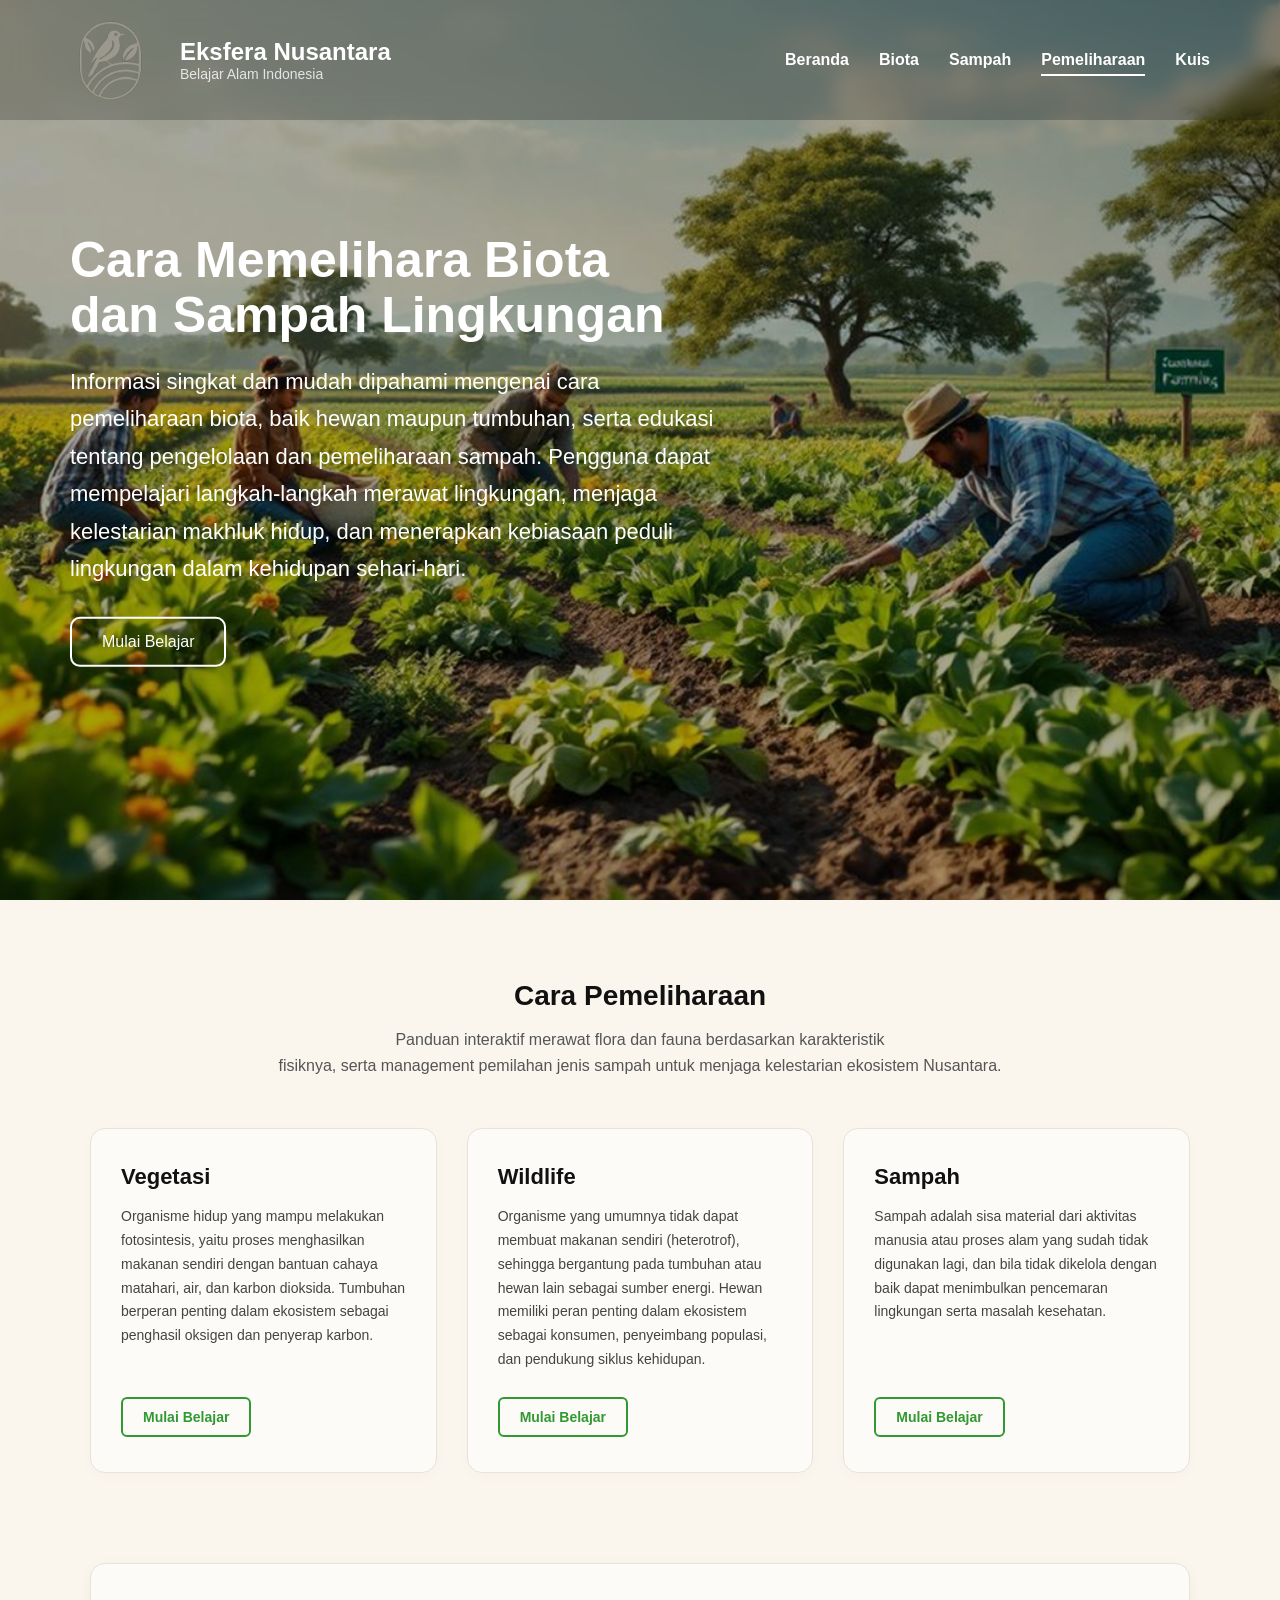
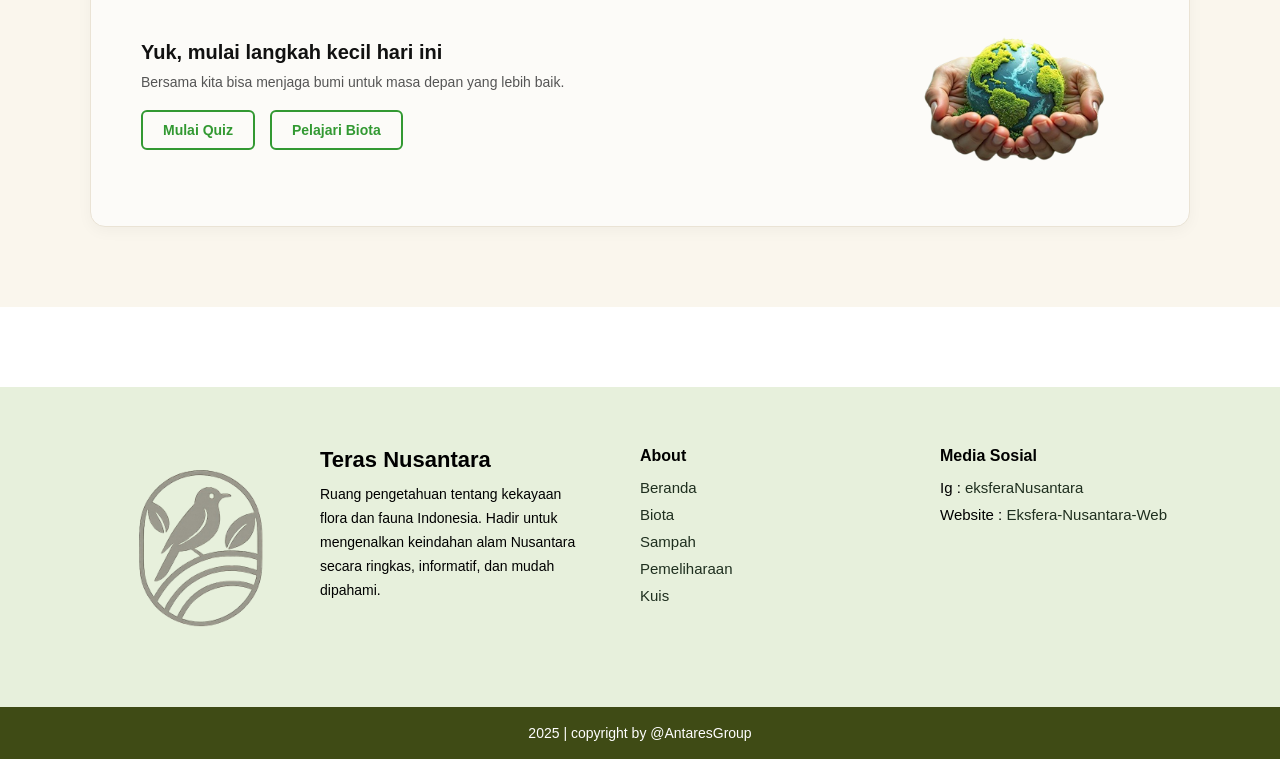
<file: pages/pemeliharaan.html>
<!DOCTYPE html>
<html lang="en">

<head>
    <meta charset="UTF-8">
    <meta name="viewport" content="width=device-width, initial-scale=1.0">
    <link rel="stylesheet" href="../assets/css/eksfera.css">
    <title>Eksfera Nusantara | Pemeliharaan</title>
</head>

<body>
    <header class="hero-pemeliharaan">
        <nav>
            <div class="logo-nav">
            <img src="../assets/gambar/logo.png" alt="Logo">

            <div class="nama-web">
            <h2>Eksfera Nusantara</h2>
            <p>Belajar Alam Indonesia</p>
        </div>
    </div>


            <div class="menu-nav">
                <ul>
                    <li><a href="index.html">Beranda</a></li>
                    <li><a href="biota.html">Biota</a></li>
                    <li><a href="sampah.html">Sampah</a></li>
                    <li><a href="pemeliharaan.html" class="active">Pemeliharaan</a></li>
                    <li><a href="quiz.html">Kuis</a></li>
                </ul>
    </div>
 </nav>
        <div class="tagline">
            <h1 >Cara Memelihara Biota
            <br>dan Sampah Lingkungan</h1>
            <p>Informasi singkat dan mudah dipahami mengenai cara pemeliharaan biota, baik hewan maupun tumbuhan, serta edukasi tentang pengelolaan dan pemeliharaan sampah. Pengguna dapat mempelajari langkah-langkah merawat lingkungan, menjaga kelestarian makhluk hidup, dan menerapkan kebiasaan peduli lingkungan dalam kehidupan sehari-hari.</p>
            <a href="#panduan" class="see-details-btn">Mulai Belajar</a>
        </div>
    </header>

<main class="pemeliharaan-container">
    <section id="panduan" class="panduan-section">
        <div class="section-title">
            <h2>Cara Pemeliharaan</h2>
            <p>Panduan interaktif merawat flora dan fauna berdasarkan karakteristik<br>fisiknya, serta management pemilahan jenis sampah untuk menjaga kelestarian ekosistem Nusantara.</p>
        </div>

        <div class="panduan-grid">
            <div class="panduan-card">
                <h3>Vegetasi</h3>
                <p>Organisme hidup yang mampu melakukan fotosintesis, yaitu proses menghasilkan makanan sendiri dengan bantuan cahaya matahari, air, dan karbon dioksida. Tumbuhan berperan penting dalam ekosistem sebagai penghasil oksigen dan penyerap karbon.</p>
                <a href="vegetasi.html" class="btn-outline">Mulai Belajar</a>
            </div>

            <div class="panduan-card">
                <h3>Wildlife</h3>
                <p>Organisme yang umumnya tidak dapat membuat makanan sendiri (heterotrof), sehingga bergantung pada tumbuhan atau hewan lain sebagai sumber energi. Hewan memiliki peran penting dalam ekosistem sebagai konsumen, penyeimbang populasi, dan pendukung siklus kehidupan.</p>
                <a href="wildlife.html" class="btn-outline">Mulai Belajar</a>
            </div>

            <div class="panduan-card">
                <h3>Sampah</h3>
                <p>Sampah adalah sisa material dari aktivitas manusia atau proses alam yang sudah tidak digunakan lagi, dan bila tidak dikelola dengan baik dapat menimbulkan pencemaran lingkungan serta masalah kesehatan.</p>
                <a href="sampah2.html" class="btn-outline">Mulai Belajar</a>
            </div>
        </div>
    </section>

    <section class="banner-cta">
        <div class="banner-card">
            <div class="banner-content">
                <h3>Yuk, mulai langkah kecil hari ini</h3>
                <p>Bersama kita bisa menjaga bumi untuk masa depan yang lebih baik.</p>
                <div class="banner-buttons">
                    <a href="quiz.html" class="btn-outline">Mulai Quiz</a>
                    <a href="biota.html" class="btn-outline">Pelajari Biota</a>
                </div>
            </div>
            <div class="banner-image">
                <img src="../assets/gambar/imagePemeliharaan.png" alt="Menjaga Bumi di Tangan Kita">
            </div>
        </div>
    </section>

</main>

 <footer class="footer">
        <div class="footer-container">

            <div class="footer-brand">
                <img src="../assets/gambar/logo.png">
                <div class="brand-text">
                    <h2>Teras Nusantara</h2>
                    <p>
                        Ruang pengetahuan tentang kekayaan flora dan fauna Indonesia.
                        Hadir untuk mengenalkan keindahan alam Nusantara secara ringkas,
                        informatif, dan mudah dipahami.
                    </p>
                </div>
            </div>

            <div class="footer-menu">
                <h3>About</h3>
                <ul>
                    <li><a href="index.html">Beranda</a></li>
                    <li><a href="biota.html">Biota</a></li>
                    <li><a href="sampah.html">Sampah</a></li>   
                    <li><a href="pemeliharaan.html">Pemeliharaan</a></li>
                    <li><a href="quiz.html">Kuis</a></li>
                </ul>
            </div>

            <div class="footer-menu">
                <h3>Media Sosial</h3>
                <ul>
                    <li>Ig : <a
                            href="https://www.instagram.com/terasnusantara__?utm_source=ig_web_button_share_sheet&igsh=ZDNlZDc0MzIxNw==">eksferaNusantara</a>
                    </li>
                    <li>Website : <a
                            href="https://github.com/royyy-han/Eksfera-Nusantara-Web">Eksfera-Nusantara-Web</a></li>
                </ul>
            </div>

        </div>

        <div class="footer-bottom">
            <p>2025 | copyright by @AntaresGroup</p>
        </div>
    </footer>

</body>

</html>
</file>
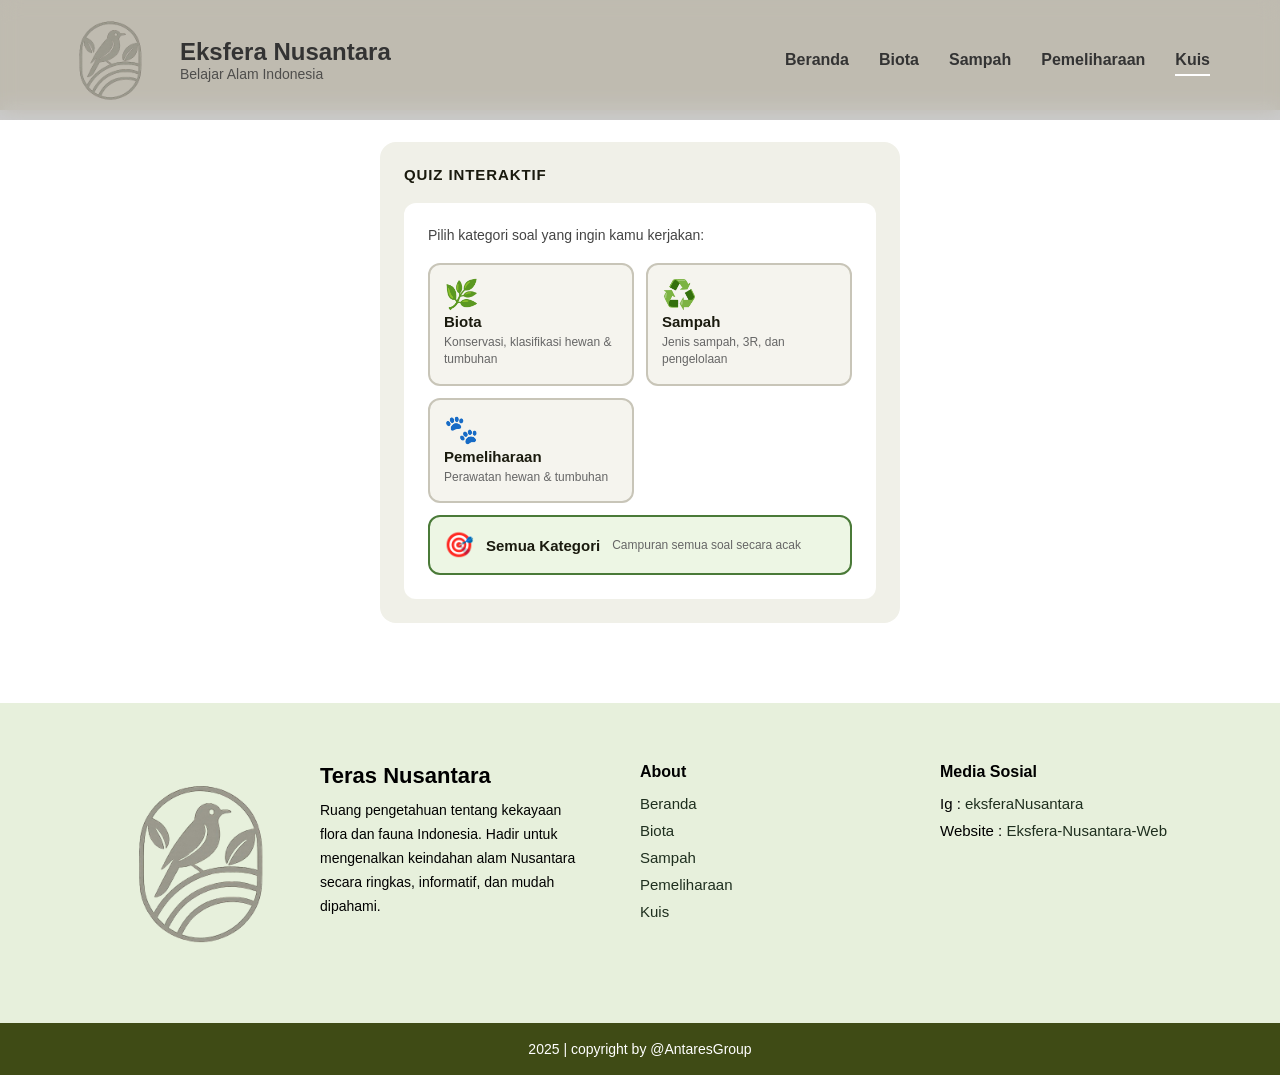
<file: pages/quiz.html>
<!DOCTYPE html>
<html lang="en">

<head>
    <meta charset="UTF-8">
    <meta name="viewport" content="width=device-width, initial-scale=1.0">
    <link rel="stylesheet" href="../assets/css/eksfera.css">
    <title>Eksfera Nusantara | Kuis</title>
</head>

<body>
    <header class="header-polos">
        <nav>
            <div class="logo-nav">
                <img src="../assets/gambar/logo.png" alt="Logo">

                <div class="nama-web">
                    <h2>Eksfera Nusantara</h2>
                    <p>Belajar Alam Indonesia</p>
                </div>
            </div>

            <div class="menu-nav">
                <ul>
                    <li><a href="index.html">Beranda</a></li>
                    <li><a href="biota.html">Biota</a></li>
                    <li><a href="sampah.html">Sampah</a></li>
                    <li><a href="pemeliharaan.html">Pemeliharaan</a></li>
                    <li><a href="quiz.html" class="active">Kuis</a></li>
                </ul>
            </div>
        </nav>
    </header>

    <!-- ── HALAMAN PILIH KATEGORI ── -->
    <div class="quiz-shell" id="quiz-kategori-screen">
        <div class="quiz-topbar">
            <span class="quiz-title-label">Quiz Interaktif</span>
        </div>
        <div class="quiz-card">
            <p class="quiz-kat-intro">Pilih kategori soal yang ingin kamu kerjakan:</p>
            <div class="quiz-kat-grid">
                <button class="quiz-kat-btn" onclick="quizMulai('biota')">
                    <span class="quiz-kat-icon">🌿</span>
                    <span class="quiz-kat-name">Biota</span>
                    <span class="quiz-kat-desc">Konservasi, klasifikasi hewan & tumbuhan</span>
                </button>
                <button class="quiz-kat-btn" onclick="quizMulai('sampah')">
                    <span class="quiz-kat-icon">♻️</span>
                    <span class="quiz-kat-name">Sampah</span>
                    <span class="quiz-kat-desc">Jenis sampah, 3R, dan pengelolaan</span>
                </button>
                <button class="quiz-kat-btn" onclick="quizMulai('pemeliharaan')">
                    <span class="quiz-kat-icon">🐾</span>
                    <span class="quiz-kat-name">Pemeliharaan</span>
                    <span class="quiz-kat-desc">Perawatan hewan & tumbuhan</span>
                </button>
                <button class="quiz-kat-btn quiz-kat-all" onclick="quizMulai('semua')">
                    <span class="quiz-kat-icon">🎯</span>
                    <span class="quiz-kat-name">Semua Kategori</span>
                    <span class="quiz-kat-desc">Campuran semua soal secara acak</span>
                </button>
            </div>
        </div>
    </div>

    <!-- ── HALAMAN QUIZ ── -->
    <div class="quiz-shell" id="quiz-main-screen" style="display:none">
        <div class="quiz-topbar">
            <span class="quiz-title-label" id="quiz-title-label">Quiz Interaktif</span>
        </div>

        <div class="quiz-card" id="quiz-card">
            <div class="quiz-meta">
                <span class="quiz-q-num" id="quiz-q-num">Soal 1 dari 10</span>
                <div class="quiz-streak-badge" id="quiz-streak-badge">
                    <span class="quiz-streak-fire">🔥</span>
                    <span class="quiz-streak-num" id="quiz-streak-num">2</span>
                    <span class="quiz-streak-label" id="quiz-streak-label">streak!</span>
                </div>
            </div>
            <div class="quiz-progress-bg">
                <div class="quiz-progress-fill" id="quiz-prog" style="width:10%"></div>
            </div>
            <div class="quiz-category-tag" id="quiz-category-tag"></div>

            <p class="quiz-q-text" id="quiz-q-text"></p>
            <div class="quiz-options" id="quiz-options"></div>
            <div class="quiz-explanation" id="quiz-explanation"></div>

            <div class="quiz-btn-row">
                <span class="quiz-score-info" id="quiz-score-info">Benar: 0 &nbsp;|&nbsp; Salah: 0</span>
                <div class="quiz-nav-btns">
                    <button class="quiz-back-btn" id="quiz-back-btn" onclick="quizGoBack()">Back</button>
                    <button class="quiz-next-btn" id="quiz-next-btn" onclick="quizGoNext()"
                        style="display:none">Next</button>
                </div>
            </div>
        </div>

        <!-- Hasil -->
        <div class="quiz-card quiz-result-card" id="quiz-result-card" style="display:none">
            <canvas id="quiz-confetti" aria-hidden="true"></canvas>
            <div class="quiz-result-inner">
                <div class="quiz-ring-wrap">
                    <svg class="quiz-ring-svg" viewBox="0 0 100 100" xmlns="http://www.w3.org/2000/svg">
                        <circle class="quiz-ring-bg" cx="50" cy="50" r="42" />
                        <circle class="quiz-ring-fill" id="quiz-ring-fill" cx="50" cy="50" r="42" />
                        <text class="quiz-ring-score" id="quiz-ring-score" x="50" y="47">0/10</text>
                        <text class="quiz-ring-pct" id="quiz-ring-pct" x="50" y="60">0%</text>
                    </svg>
                </div>
                <div class="quiz-result-emoji" id="quiz-result-emoji"></div>
                <p class="quiz-result-msg" id="quiz-result-msg"></p>
                <p class="quiz-result-sub" id="quiz-result-sub"></p>
                <div class="quiz-result-stats">
                    <div class="quiz-stat-box">
                        <div class="quiz-stat-val quiz-stat-green" id="quiz-stat-correct">0</div>
                        <div class="quiz-stat-lbl">Benar</div>
                    </div>
                    <div class="quiz-stat-box">
                        <div class="quiz-stat-val quiz-stat-red" id="quiz-stat-wrong">0</div>
                        <div class="quiz-stat-lbl">Salah</div>
                    </div>
                    <div class="quiz-stat-box">
                        <div class="quiz-stat-val quiz-stat-amber" id="quiz-stat-streak">0</div>
                        <div class="quiz-stat-lbl">Max Streak</div>
                    </div>
                </div>
                <div class="quiz-result-btns">
                    <button class="quiz-ulangi-btn" onclick="quizRestart()">&#8635; Ulangi</button>
                    <button class="quiz-home-btn" onclick="quizBackToKategori()">&#8592; Kategori</button>
                    <button class="quiz-home-btn" onclick="window.location.href='index.html'">&#8962; Beranda</button>

                </div>
            </div>
        </div>
    </div>

    <footer class="footer">
        <div class="footer-container">

            <div class="footer-brand">
                <img src="../assets/gambar/logo.png">
                <div class="brand-text">
                    <h2>Teras Nusantara</h2>
                    <p>
                        Ruang pengetahuan tentang kekayaan flora dan fauna Indonesia.
                        Hadir untuk mengenalkan keindahan alam Nusantara secara ringkas,
                        informatif, dan mudah dipahami.
                    </p>
                </div>
            </div>

            <div class="footer-menu">
                <h3>About</h3>
                <ul>
                    <li><a href="index.html">Beranda</a></li>
                    <li><a href="biota.html">Biota</a></li>
                    <li><a href="sampah.html">Sampah</a></li>   
                    <li><a href="pemeliharaan.html">Pemeliharaan</a></li>
                    <li><a href="quiz.html">Kuis</a></li>
                </ul>
            </div>

            <div class="footer-menu">
                <h3>Media Sosial</h3>
                <ul>
                    <li>Ig : <a
                            href="https://www.instagram.com/terasnusantara__?utm_source=ig_web_button_share_sheet&igsh=ZDNlZDc0MzIxNw==">eksferaNusantara</a>
                    </li>
                    <li>Website : <a
                            href="https://github.com/royyy-han/Eksfera-Nusantara-Web">Eksfera-Nusantara-Web</a></li>
                </ul>
            </div>

        </div>

        <div class="footer-bottom">
            <p>2025 | copyright by @AntaresGroup</p>
        </div>
    </footer>

    <script src="../assets/js/quiz.js"></script>
</body>
</html>
</file>
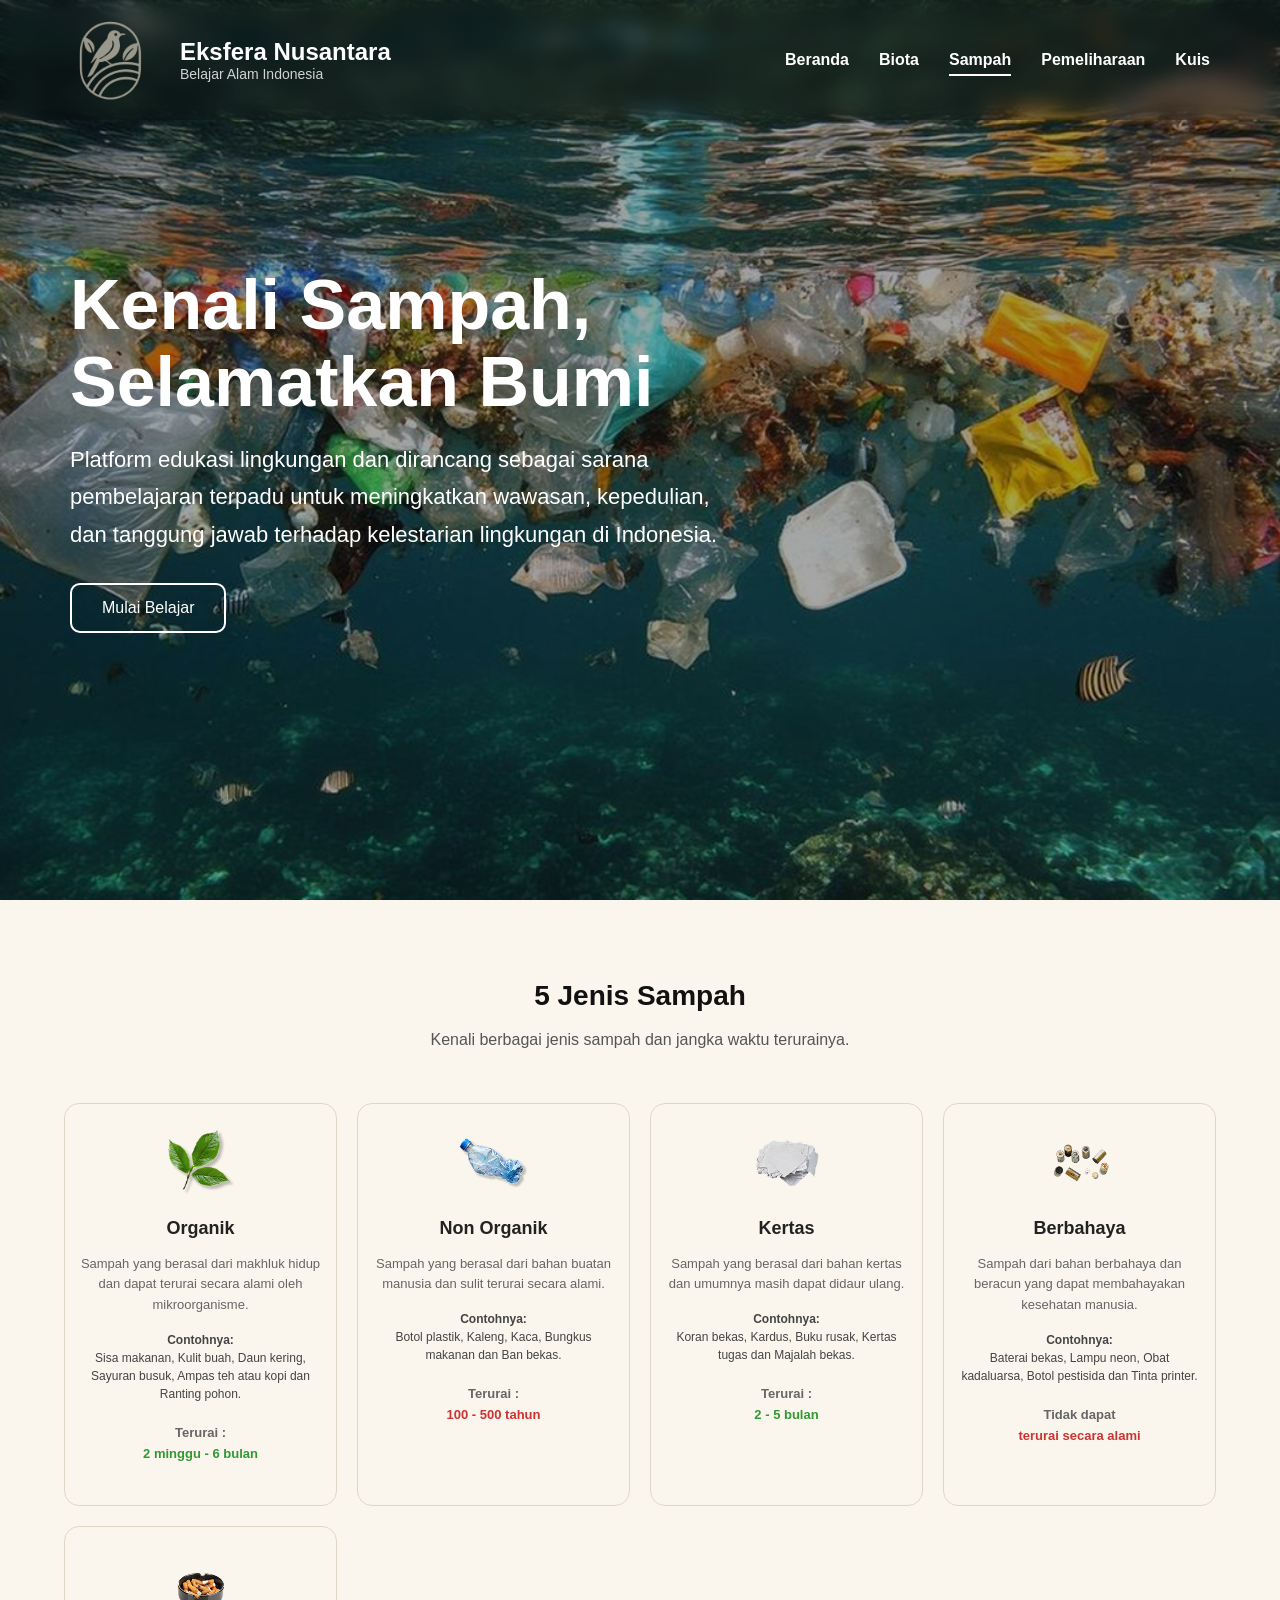
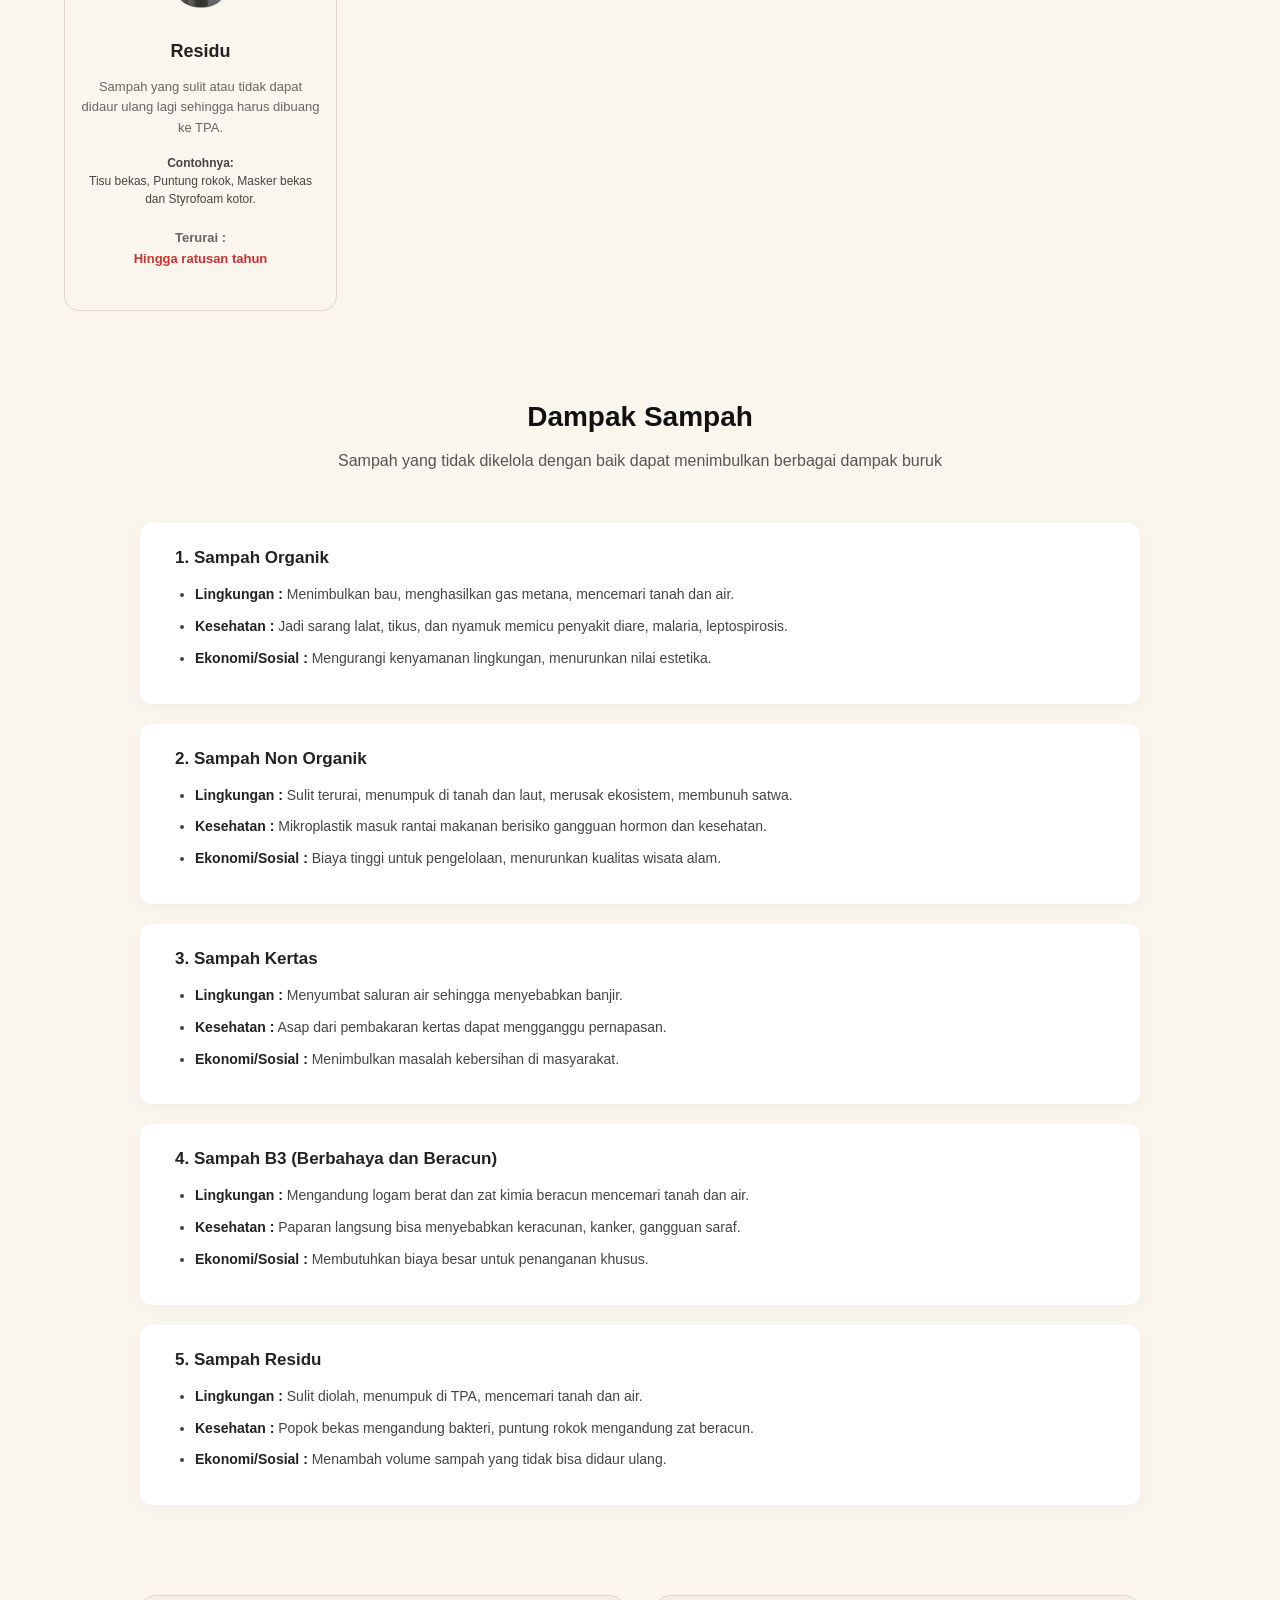
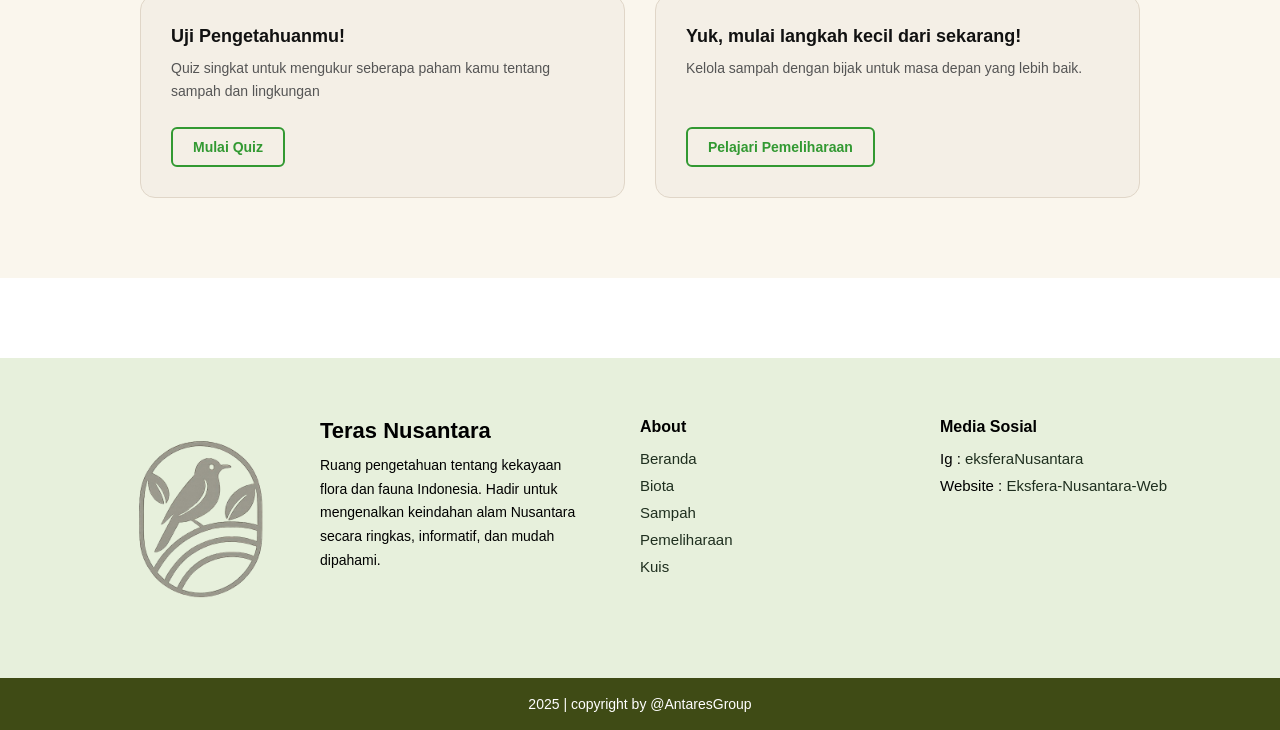
<file: pages/sampah.html>
<!DOCTYPE html>
<html lang="en">

<head>
    <meta charset="UTF-8">
    <meta name="viewport" content="width=device-width, initial-scale=1.0">
    <link rel="stylesheet" href="../assets/css/eksfera.css">
    <title>Eksfera Nusantara | Sampah</title>
</head>

<body>
    <header class="hero-sampah">
        <nav>
            <div class="logo-nav">
            <img src="../assets/gambar/logo.png" alt="Logo">

            <div class="nama-web">
            <h2>Eksfera Nusantara</h2>
            <p>Belajar Alam Indonesia</p>
        </div>
    </div>

            <div class="menu-nav">
                <ul>
                    <li><a href="index.html">Beranda</a></li>
                    <li><a href="biota.html">Biota</a></li>
                    <li><a href="sampah.html" class="active">Sampah</a></li>
                    <li><a href="pemeliharaan.html">Pemeliharaan</a></li>
                    <li><a href="quiz.html">Kuis</a></li>
                </ul>
    </div>
 </nav>
        <div class="tagline">
            <h1>Kenali Sampah,
            <br>Selamatkan Bumi</h1>
            <p>Platform edukasi lingkungan dan dirancang sebagai sarana pembelajaran terpadu untuk meningkatkan wawasan, kepedulian, dan tanggung jawab terhadap kelestarian lingkungan di Indonesia.</p>
            <a href="#jenis-sampah" class="see-details-btn">Mulai Belajar</a>
        </div>
    </header>

<main class="sampah-container">
    <section id="jenis-sampah" class="jenis-sampah">
        <div class="section-title">
            <h2>5 Jenis Sampah</h2>
            <p>Kenali berbagai jenis sampah dan jangka waktu terurainya.</p>
        </div>

        <div class="jenis-grid">
            <div class="card-jenis">
                <img src="../assets/gambar/daun.png" alt="Organik">
                <h3>Organik</h3>
                <p>Sampah yang berasal dari makhluk hidup dan dapat terurai secara alami oleh mikroorganisme.</p>
                <div class="contoh-box">
                    <strong>Contohnya:</strong><br>
                    Sisa makanan, Kulit buah, Daun kering, Sayuran busuk, Ampas teh atau kopi dan Ranting pohon.
                </div>
                <p class="terurai">Terurai : <br><span class="hijau">2 minggu - 6 bulan</span></p>
            </div>

            <div class="card-jenis">
                <img src="../assets/gambar/botol.png" alt="Non Organik">
                <h3>Non Organik</h3>
                <p>Sampah yang berasal dari bahan buatan manusia dan sulit terurai secara alami.</p>
                <div class="contoh-box">
                    <strong>Contohnya:</strong><br>
                    Botol plastik, Kaleng, Kaca, Bungkus makanan dan Ban bekas.
                </div>
                <p class="terurai">Terurai : <br><span class="merah">100 - 500 tahun</span></p>
            </div>

            <div class="card-jenis">
                <img src="../assets/gambar/kertas.png" alt="Kertas">
                <h3>Kertas</h3>
                <p>Sampah yang berasal dari bahan kertas dan umumnya masih dapat didaur ulang.</p>
                <div class="contoh-box">
                    <strong>Contohnya:</strong><br>
                    Koran bekas, Kardus, Buku rusak, Kertas tugas dan Majalah bekas.
                </div>
                <p class="terurai">Terurai : <br><span class="hijau">2 - 5 bulan</span></p>
            </div>

            <div class="card-jenis">
                <img src="../assets/gambar/baterai.png" alt="Berbahaya">
                <h3>Berbahaya</h3>
                <p>Sampah dari bahan berbahaya dan beracun yang dapat membahayakan kesehatan manusia.</p>
                <div class="contoh-box">
                    <strong>Contohnya:</strong><br>
                    Baterai bekas, Lampu neon, Obat kadaluarsa, Botol pestisida dan Tinta printer.
                </div>
                <p class="terurai">Tidak dapat <br><span class="merah">terurai secara alami</span></p>
            </div>

            <div class="card-jenis">
                <img src="../assets/gambar/rokok.png" alt="Residu">
                <h3>Residu</h3>
                <p>Sampah yang sulit atau tidak dapat didaur ulang lagi sehingga harus dibuang ke TPA.</p>
                <div class="contoh-box">
                    <strong>Contohnya:</strong><br>
                    Tisu bekas, Puntung rokok, Masker bekas dan Styrofoam kotor.
                </div>
                <p class="terurai">Terurai : <br><span class="merah">Hingga ratusan tahun</span></p>
            </div>
        </div>
    </section>

    <section class="dampak-sampah">
        <div class="section-title">
            <h2>Dampak Sampah</h2>
            <p>Sampah yang tidak dikelola dengan baik dapat menimbulkan berbagai dampak buruk</p>
        </div>

        <div class="dampak-list">
            <div class="dampak-item">
                <h3>1. Sampah Organik</h3>
                <ul>
                    <li><strong>Lingkungan :</strong> Menimbulkan bau, menghasilkan gas metana, mencemari tanah dan air.</li>
                    <li><strong>Kesehatan :</strong> Jadi sarang lalat, tikus, dan nyamuk memicu penyakit diare, malaria, leptospirosis.</li>
                    <li><strong>Ekonomi/Sosial :</strong> Mengurangi kenyamanan lingkungan, menurunkan nilai estetika.</li>
                </ul>
            </div>

            <div class="dampak-item">
                <h3>2. Sampah Non Organik</h3>
                <ul>
                    <li><strong>Lingkungan :</strong> Sulit terurai, menumpuk di tanah dan laut, merusak ekosistem, membunuh satwa.</li>
                    <li><strong>Kesehatan :</strong> Mikroplastik masuk rantai makanan berisiko gangguan hormon dan kesehatan.</li>
                    <li><strong>Ekonomi/Sosial :</strong> Biaya tinggi untuk pengelolaan, menurunkan kualitas wisata alam.</li>
                </ul>
            </div>

            <div class="dampak-item">
                <h3>3. Sampah Kertas</h3>
                <ul>
                    <li><strong>Lingkungan :</strong> Menyumbat saluran air sehingga menyebabkan banjir.</li>
                    <li><strong>Kesehatan :</strong> Asap dari pembakaran kertas dapat mengganggu pernapasan.</li>
                    <li><strong>Ekonomi/Sosial :</strong> Menimbulkan masalah kebersihan di masyarakat.</li>
                </ul>
            </div>

            <div class="dampak-item">
                <h3>4. Sampah B3 (Berbahaya dan Beracun)</h3>
                <ul>
                    <li><strong>Lingkungan :</strong> Mengandung logam berat dan zat kimia beracun mencemari tanah dan air.</li>
                    <li><strong>Kesehatan :</strong> Paparan langsung bisa menyebabkan keracunan, kanker, gangguan saraf.</li>
                    <li><strong>Ekonomi/Sosial :</strong> Membutuhkan biaya besar untuk penanganan khusus.</li>
                </ul>
            </div>

            <div class="dampak-item">
                <h3>5. Sampah Residu</h3>
                <ul>
                    <li><strong>Lingkungan :</strong> Sulit diolah, menumpuk di TPA, mencemari tanah dan air.</li>
                    <li><strong>Kesehatan :</strong> Popok bekas mengandung bakteri, puntung rokok mengandung zat beracun.</li>
                    <li><strong>Ekonomi/Sosial :</strong> Menambah volume sampah yang tidak bisa didaur ulang.</li>
                </ul>
            </div>
        </div>
    </section>

    <section class="cta-sampah">
        <div class="cta-card">
            <h3>Uji Pengetahuanmu!</h3>
            <p>Quiz singkat untuk mengukur seberapa paham kamu tentang sampah dan lingkungan</p>
            <a href="quiz.html" class="btn-outline">Mulai Quiz</a>
        </div>
        <div class="cta-card">
            <h3>Yuk, mulai langkah kecil dari sekarang!</h3>
            <p>Kelola sampah dengan bijak untuk masa depan yang lebih baik.</p>
            <a href="pemeliharaan.html" class="btn-outline">Pelajari Pemeliharaan</a>
        </div>
    </section>
</main>

 <footer class="footer">
        <div class="footer-container">

            <div class="footer-brand">
                <img src="../assets/gambar/logo.png">
                <div class="brand-text">
                    <h2>Teras Nusantara</h2>
                    <p>
                        Ruang pengetahuan tentang kekayaan flora dan fauna Indonesia.
                        Hadir untuk mengenalkan keindahan alam Nusantara secara ringkas,
                        informatif, dan mudah dipahami.
                    </p>
                </div>
            </div>

            <div class="footer-menu">
                <h3>About</h3>
                <ul>
                    <li><a href="index.html">Beranda</a></li>
                    <li><a href="biota.html">Biota</a></li>
                    <li><a href="sampah.html">Sampah</a></li>   
                    <li><a href="pemeliharaan.html">Pemeliharaan</a></li>
                    <li><a href="quiz.html">Kuis</a></li>
                </ul>
            </div>

            <div class="footer-menu">
                <h3>Media Sosial</h3>
                <ul>
                    <li>Ig : <a
                            href="https://www.instagram.com/terasnusantara__?utm_source=ig_web_button_share_sheet&igsh=ZDNlZDc0MzIxNw==">eksferaNusantara</a>
                    </li>
                    <li>Website : <a
                            href="https://github.com/royyy-han/Eksfera-Nusantara-Web">Eksfera-Nusantara-Web</a></li>
                </ul>
            </div>

        </div>

        <div class="footer-bottom">
            <p>2025 | copyright by @AntaresGroup</p>
        </div>
    </footer>

</body>

</html>
</file>
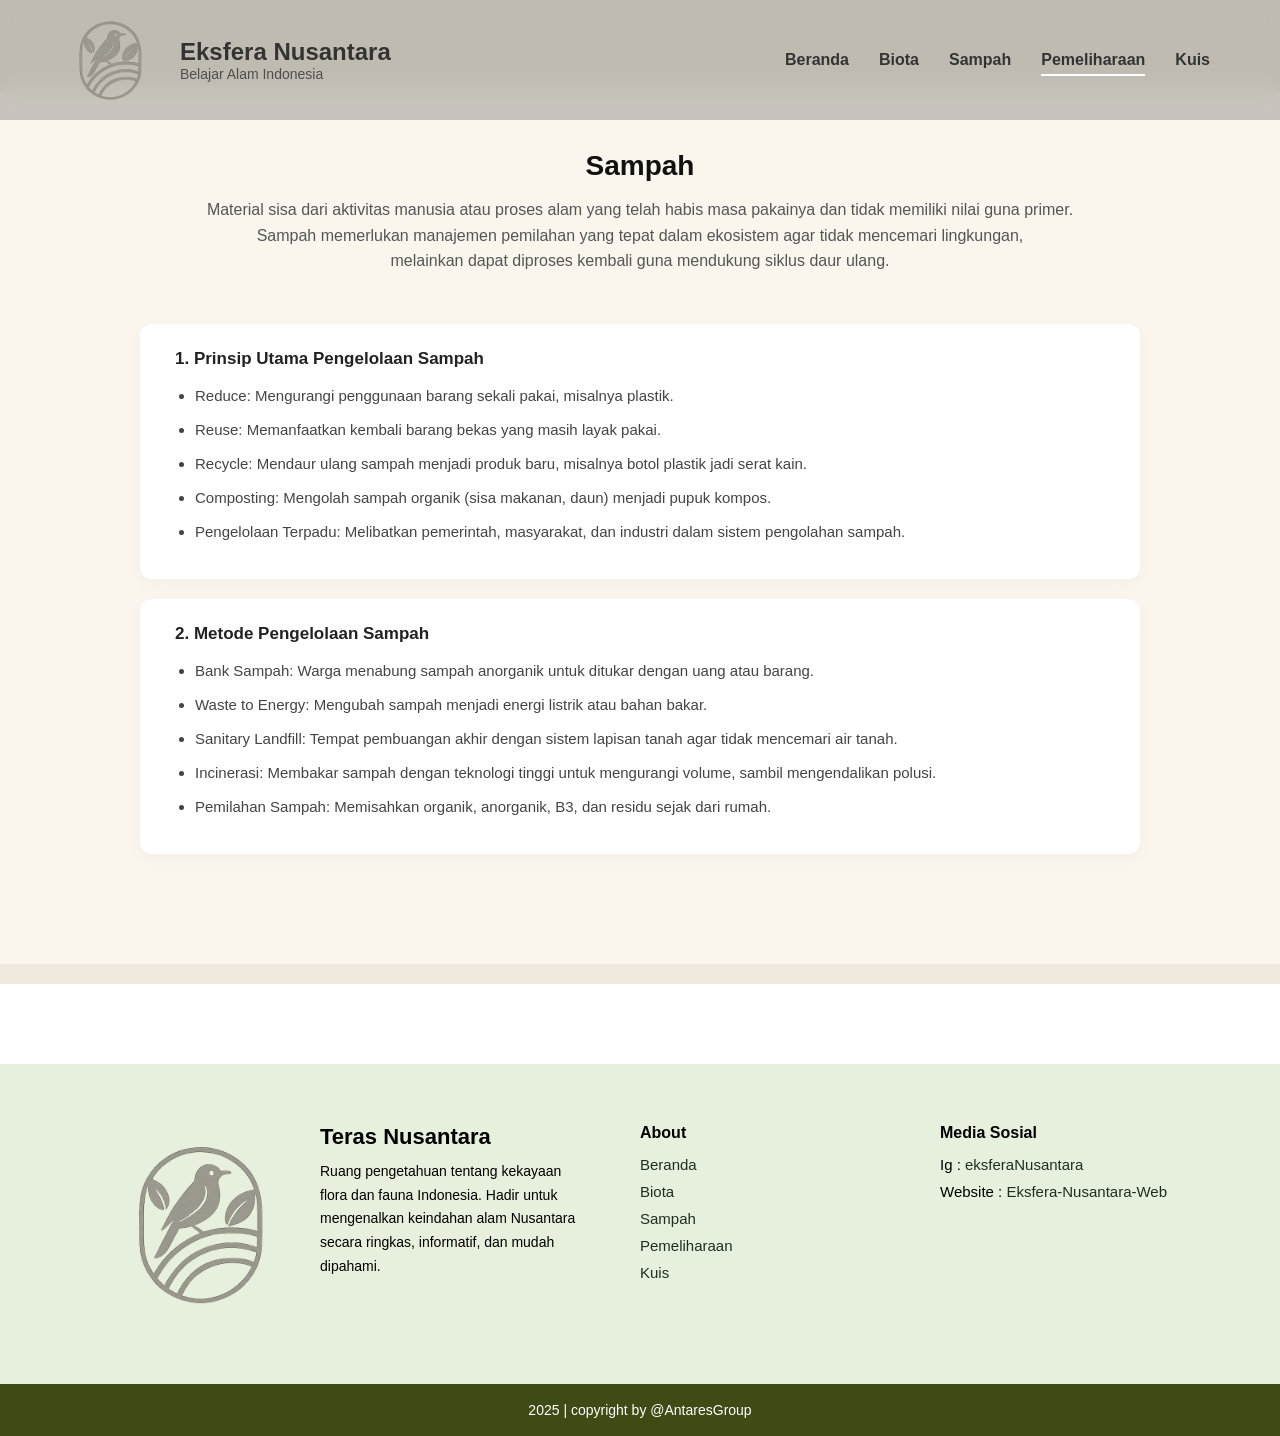
<file: pages/sampah2.html>
<!DOCTYPE html>
<html lang="en">
<head>
    <meta charset="UTF-8">
    <meta name="viewport" content="width=device-width, initial-scale=1.0">
    <link rel="stylesheet" href="../assets/css/eksfera.css">
    <title>Eksfera Nusantara | Sampah Detail</title>
</head>
<body>
    <header class="header-polos">
        <nav>
            <div class="logo-nav">
            <img src="../assets/gambar/logo.png" alt="Logo">

            <div class="nama-web">
            <h2>Eksfera Nusantara</h2>
            <p>Belajar Alam Indonesia</p>
        </div>
    </div>


            <div class="menu-nav">
                <ul>
                    <li><a href="index.html">Beranda</a></li>
                    <li><a href="biota.html">Biota</a></li>
                    <li><a href="sampah.html">Sampah</a></li>
                    <li><a href="pemeliharaan.html" class="active">Pemeliharaan</a></li>
                    <li><a href="quiz.html">Kuis</a></li>
                </ul>
    </div>
 </nav>
<main class="detail-container">
    <div class="section-title">
        <h2>Sampah</h2>
        <p>Material sisa dari aktivitas manusia atau proses alam yang telah habis masa pakainya dan tidak memiliki nilai guna primer.<br>Sampah memerlukan manajemen pemilahan yang tepat dalam ekosistem agar tidak mencemari lingkungan,<br>melainkan dapat diproses kembali guna mendukung siklus daur ulang.</p>
    </div>

    <div class="materi-list">
        <div class="materi-item">
            <h3>1. Prinsip Utama Pengelolaan Sampah</h3>
            <ul>
                <li>Reduce: Mengurangi penggunaan barang sekali pakai, misalnya plastik.</li>
                <li>Reuse: Memanfaatkan kembali barang bekas yang masih layak pakai.</li>
                <li>Recycle: Mendaur ulang sampah menjadi produk baru, misalnya botol plastik jadi serat kain.</li>
                <li>Composting: Mengolah sampah organik (sisa makanan, daun) menjadi pupuk kompos.</li>
                <li>Pengelolaan Terpadu: Melibatkan pemerintah, masyarakat, dan industri dalam sistem pengolahan sampah.</li>
            </ul>
        </div>
        <div class="materi-item">
            <h3>2. Metode Pengelolaan Sampah</h3>
            <ul>
                <li>Bank Sampah: Warga menabung sampah anorganik untuk ditukar dengan uang atau barang.</li>
                <li>Waste to Energy: Mengubah sampah menjadi energi listrik atau bahan bakar.</li>
                <li>Sanitary Landfill: Tempat pembuangan akhir dengan sistem lapisan tanah agar tidak mencemari air tanah.</li>
                <li>Incinerasi: Membakar sampah dengan teknologi tinggi untuk mengurangi volume, sambil mengendalikan polusi.</li>
                <li>Pemilahan Sampah: Memisahkan organik, anorganik, B3, dan residu sejak dari rumah.</li>
            </ul>
        </div>
    </div>
</main>
</header>

    <footer class="footer">
        <div class="footer-container">

            <div class="footer-brand">
                <img src="../assets/gambar/logo.png">
                <div class="brand-text">
                    <h2>Teras Nusantara</h2>
                    <p>
                        Ruang pengetahuan tentang kekayaan flora dan fauna Indonesia.
                        Hadir untuk mengenalkan keindahan alam Nusantara secara ringkas,
                        informatif, dan mudah dipahami.
                    </p>
                </div>
            </div>

            <div class="footer-menu">
                <h3>About</h3>
                <ul>
                    <li><a href="index.html">Beranda</a></li>
                    <li><a href="biota.html">Biota</a></li>
                    <li><a href="sampah.html">Sampah</a></li>   
                    <li><a href="pemeliharaan.html">Pemeliharaan</a></li>
                    <li><a href="quiz.html">Kuis</a></li>
                </ul>
            </div>

            <div class="footer-menu">
                <h3>Media Sosial</h3>
                <ul>
                    <li>Ig : <a
                            href="https://www.instagram.com/terasnusantara__?utm_source=ig_web_button_share_sheet&igsh=ZDNlZDc0MzIxNw==">eksferaNusantara</a>
                    </li>
                    <li>Website : <a
                            href="https://github.com/royyy-han/Eksfera-Nusantara-Web">Eksfera-Nusantara-Web</a></li>
                </ul>
            </div>

        </div>

        <div class="footer-bottom">
            <p>2025 | copyright by @AntaresGroup</p>
        </div>
    </footer>
</body>
</html>
</file>
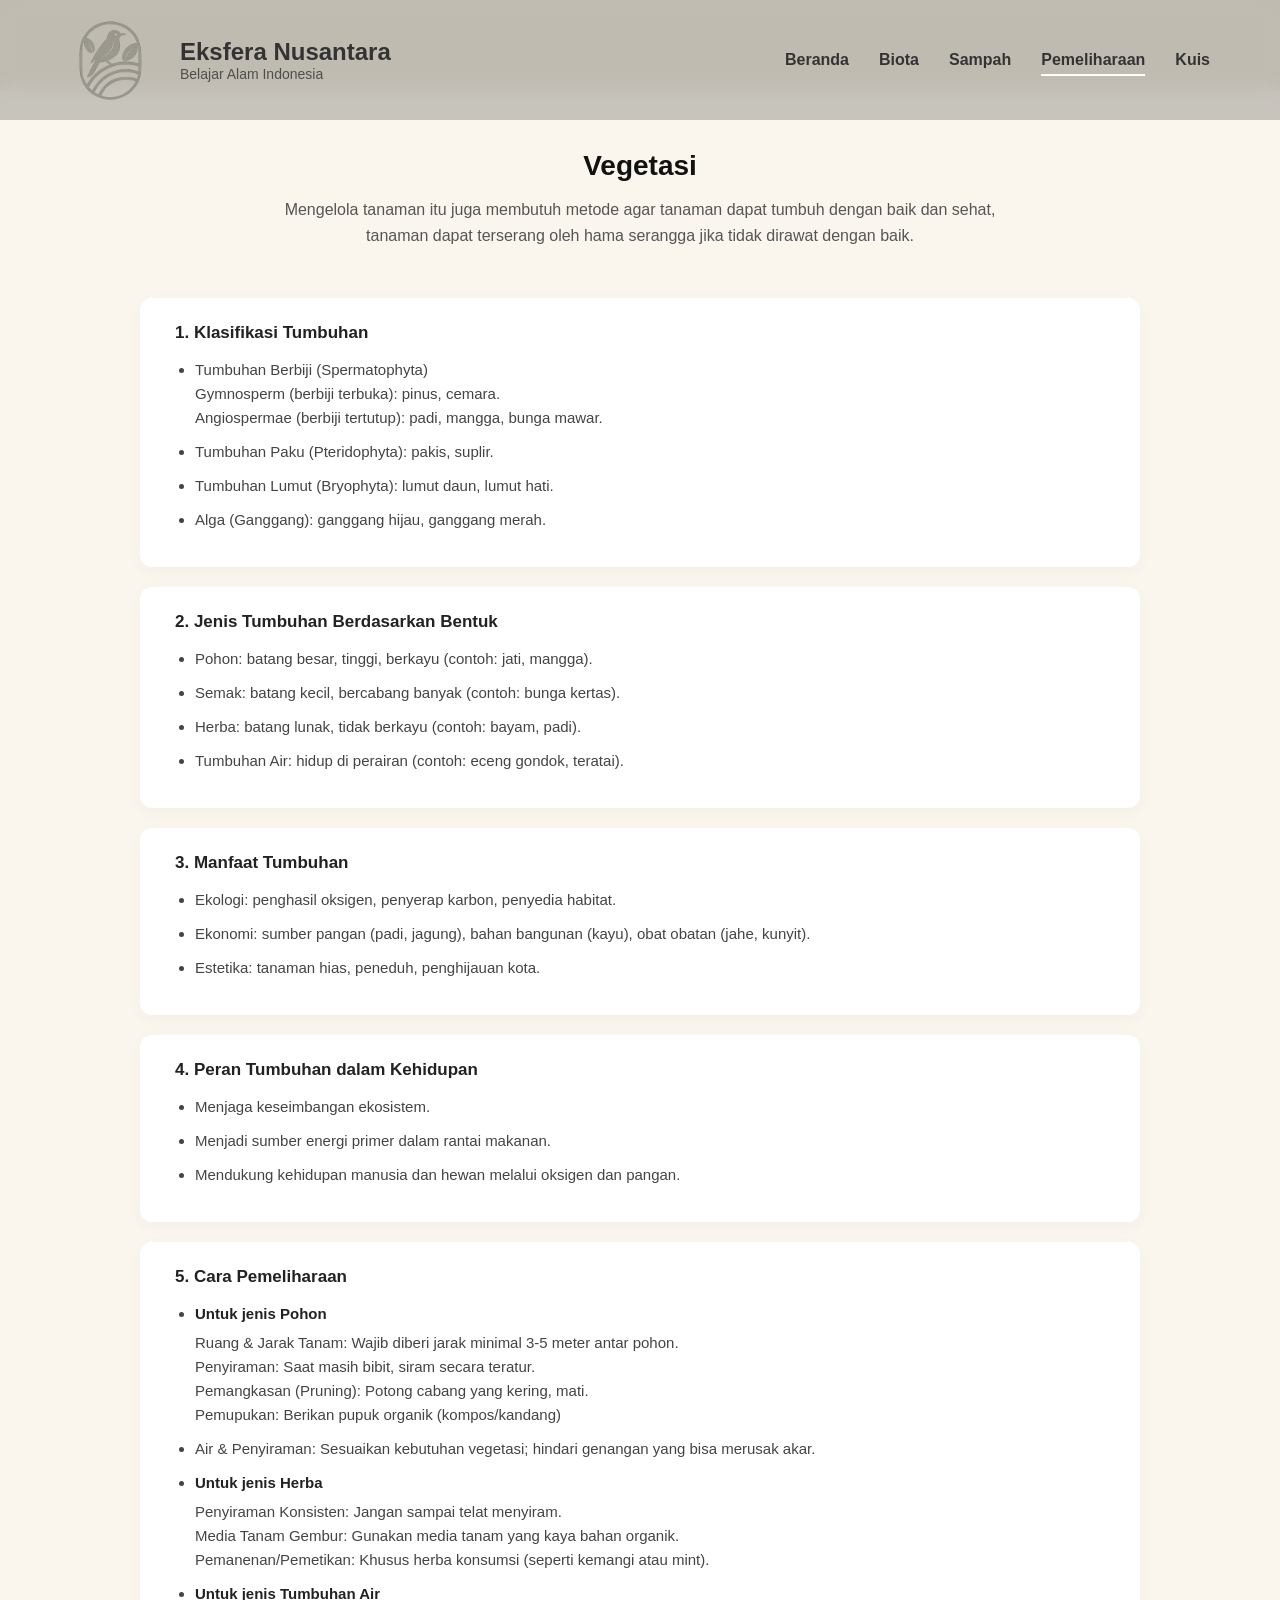
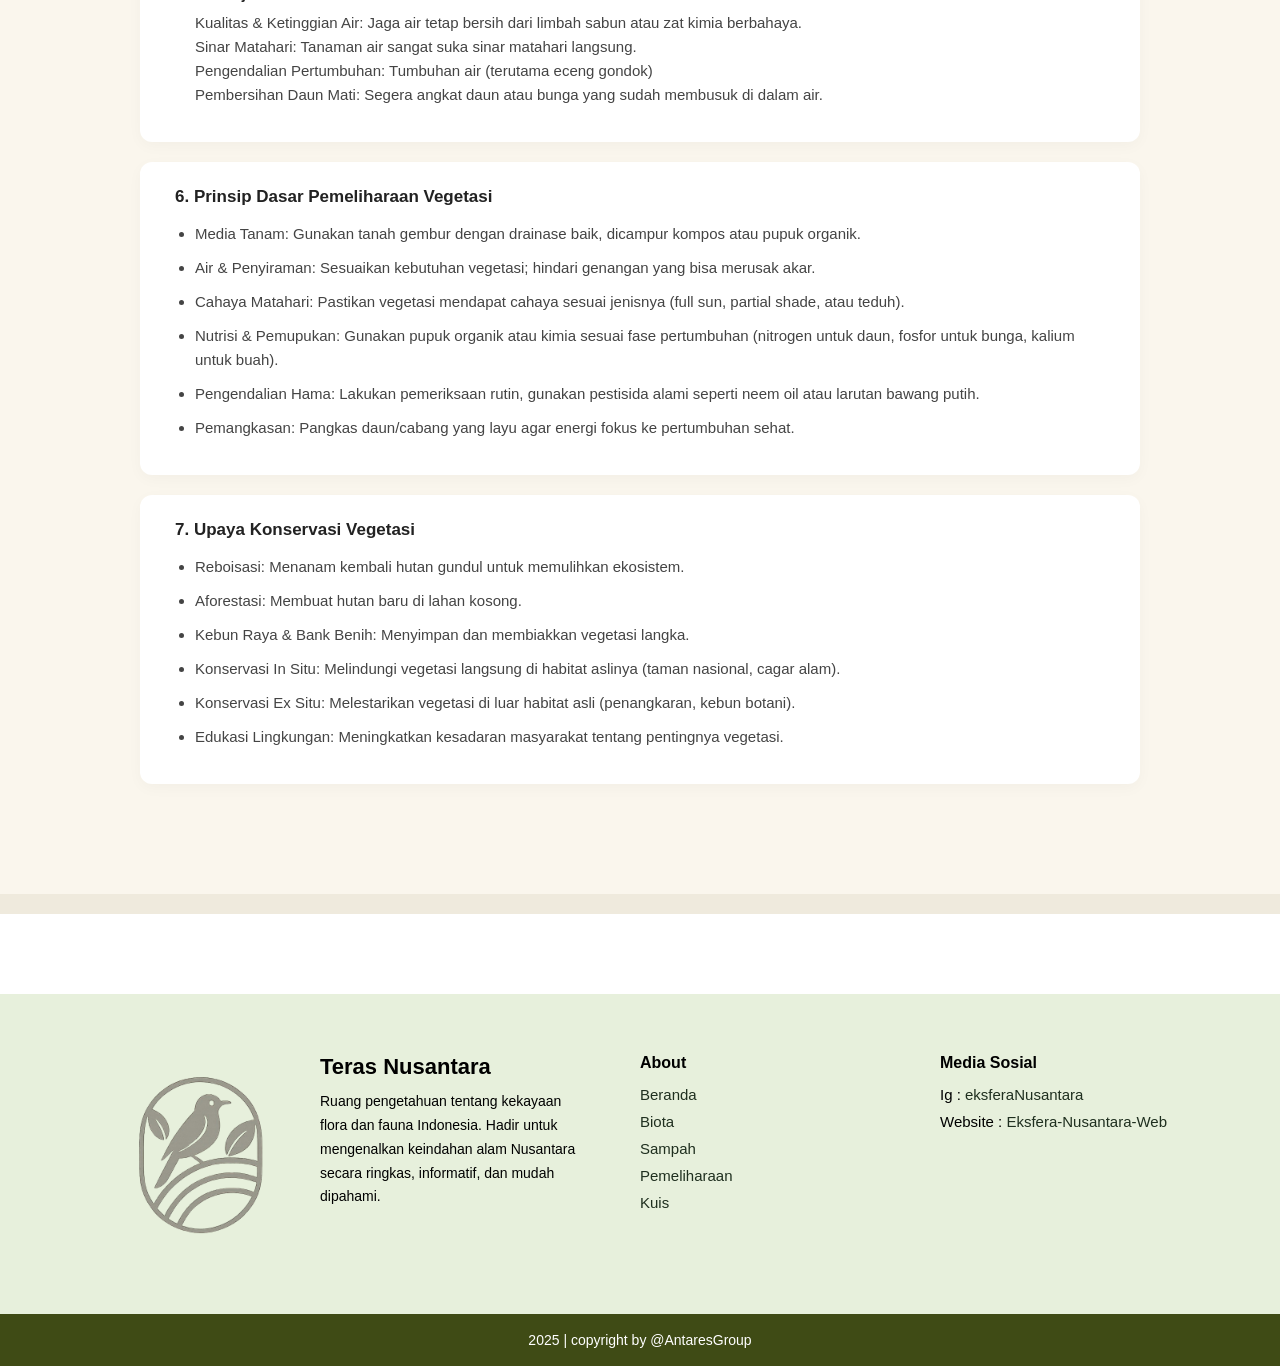
<file: pages/vegetasi.html>
<!DOCTYPE html>
<html lang="en">
<head>
    <meta charset="UTF-8">
    <meta name="viewport" content="width=device-width, initial-scale=1.0">
    <link rel="stylesheet" href="../assets/css/eksfera.css">
    <title>Eksfera Nusantara | Vegetasi Detail</title>
</head>
<body>
    <header class="header-polos">
        <nav>
            <div class="logo-nav">
            <img src="../assets/gambar/logo.png" alt="Logo">

            <div class="nama-web">
            <h2>Eksfera Nusantara</h2>
            <p>Belajar Alam Indonesia</p>
        </div>
    </div>

            <div class="menu-nav">
                <ul>
                    <li><a href="index.html">Beranda</a></li>
                    <li><a href="biota.html">Biota</a></li>
                    <li><a href="sampah.html">Sampah</a></li>   
                    <li><a href="pemeliharaan.html" class="active">Pemeliharaan</a></li>
                    <li><a href="quiz.html">Kuis</a></li>
                </ul>
    </div>
 </nav>
       <main class="detail-container">
    <div class="section-title">
        <h2>Vegetasi</h2>
        <p>Mengelola tanaman itu juga membutuh metode agar tanaman dapat tumbuh dengan baik dan sehat,<br>tanaman dapat terserang oleh hama serangga jika tidak dirawat dengan baik.</p>
    </div>

    <div class="materi-list">
        <div class="materi-item">
            <h3>1. Klasifikasi Tumbuhan</h3>
            <ul>
                <li>Tumbuhan Berbiji (Spermatophyta)<br>Gymnosperm (berbiji terbuka): pinus, cemara.<br>Angiospermae (berbiji tertutup): padi, mangga, bunga mawar.</li>
                <li>Tumbuhan Paku (Pteridophyta): pakis, suplir.</li>
                <li>Tumbuhan Lumut (Bryophyta): lumut daun, lumut hati.</li>
                <li>Alga (Ganggang): ganggang hijau, ganggang merah.</li>
            </ul>
        </div>

        <div class="materi-item">
            <h3>2. Jenis Tumbuhan Berdasarkan Bentuk</h3>
            <ul>
                <li>Pohon: batang besar, tinggi, berkayu (contoh: jati, mangga).</li>
                <li>Semak: batang kecil, bercabang banyak (contoh: bunga kertas).</li>
                <li>Herba: batang lunak, tidak berkayu (contoh: bayam, padi).</li>
                <li>Tumbuhan Air: hidup di perairan (contoh: eceng gondok, teratai).</li>
            </ul>
        </div>

        <div class="materi-item">
            <h3>3. Manfaat Tumbuhan</h3>
            <ul>
                <li>Ekologi: penghasil oksigen, penyerap karbon, penyedia habitat.</li>
                <li>Ekonomi: sumber pangan (padi, jagung), bahan bangunan (kayu), obat obatan (jahe, kunyit).</li>
                <li>Estetika: tanaman hias, peneduh, penghijauan kota.</li>
            </ul>
        </div>

        <div class="materi-item">
            <h3>4. Peran Tumbuhan dalam Kehidupan</h3>
            <ul>
                <li>Menjaga keseimbangan ekosistem.</li>
                <li>Menjadi sumber energi primer dalam rantai makanan.</li>
                <li>Mendukung kehidupan manusia dan hewan melalui oksigen dan pangan.</li>
            </ul>
        </div>

        <div class="materi-item">
            <h3>5. Cara Pemeliharaan</h3>
            <ul>
                <li><strong>Untuk jenis Pohon</strong>Ruang & Jarak Tanam: Wajib diberi jarak minimal 3-5 meter antar pohon.<br>Penyiraman: Saat masih bibit, siram secara teratur.<br>Pemangkasan (Pruning): Potong cabang yang kering, mati.<br>Pemupukan: Berikan pupuk organik (kompos/kandang)</li>
                <li>Air & Penyiraman: Sesuaikan kebutuhan vegetasi; hindari genangan yang bisa merusak akar.</li>
                <li><strong>Untuk jenis Herba</strong>Penyiraman Konsisten: Jangan sampai telat menyiram.<br>Media Tanam Gembur: Gunakan media tanam yang kaya bahan organik.<br>Pemanenan/Pemetikan: Khusus herba konsumsi (seperti kemangi atau mint).</li>
                <li><strong>Untuk jenis Tumbuhan Air</strong>Kualitas & Ketinggian Air: Jaga air tetap bersih dari limbah sabun atau zat kimia berbahaya.<br>Sinar Matahari: Tanaman air sangat suka sinar matahari langsung.<br>Pengendalian Pertumbuhan: Tumbuhan air (terutama eceng gondok)<br>Pembersihan Daun Mati: Segera angkat daun atau bunga yang sudah membusuk di dalam air.</li>
            </ul>
        </div>

        <div class="materi-item">
            <h3>6. Prinsip Dasar Pemeliharaan Vegetasi</h3>
            <ul>
                <li>Media Tanam: Gunakan tanah gembur dengan drainase baik, dicampur kompos atau pupuk organik.</li>
                <li>Air & Penyiraman: Sesuaikan kebutuhan vegetasi; hindari genangan yang bisa merusak akar.</li>
                <li>Cahaya Matahari: Pastikan vegetasi mendapat cahaya sesuai jenisnya (full sun, partial shade, atau teduh).</li>
                <li>Nutrisi & Pemupukan: Gunakan pupuk organik atau kimia sesuai fase pertumbuhan (nitrogen untuk daun, fosfor untuk bunga, kalium untuk buah).</li>
                <li>Pengendalian Hama: Lakukan pemeriksaan rutin, gunakan pestisida alami seperti neem oil atau larutan bawang putih.</li>
                <li>Pemangkasan: Pangkas daun/cabang yang layu agar energi fokus ke pertumbuhan sehat.</li>
            </ul>
        </div>

        <div class="materi-item">
            <h3>7. Upaya Konservasi Vegetasi</h3>
            <ul>
                <li>Reboisasi: Menanam kembali hutan gundul untuk memulihkan ekosistem.</li>
                <li>Aforestasi: Membuat hutan baru di lahan kosong.</li>
                <li>Kebun Raya & Bank Benih: Menyimpan dan membiakkan vegetasi langka.</li>
                <li>Konservasi In Situ: Melindungi vegetasi langsung di habitat aslinya (taman nasional, cagar alam).</li>
                <li>Konservasi Ex Situ: Melestarikan vegetasi di luar habitat asli (penangkaran, kebun botani).</li>
                <li>Edukasi Lingkungan: Meningkatkan kesadaran masyarakat tentang pentingnya vegetasi.</li>
            </ul>
        </div>
    </div>
</main>
</header>

<footer class="footer">
        <div class="footer-container">

            <div class="footer-brand">
                <img src="../assets/gambar/logo.png">
                <div class="brand-text">
                    <h2>Teras Nusantara</h2>
                    <p>
                        Ruang pengetahuan tentang kekayaan flora dan fauna Indonesia.
                        Hadir untuk mengenalkan keindahan alam Nusantara secara ringkas,
                        informatif, dan mudah dipahami.
                    </p>
                </div>
            </div>

            <div class="footer-menu">
                <h3>About</h3>
                <ul>
                    <li><a href="index.html">Beranda</a></li>
                    <li><a href="biota.html">Biota</a></li>
                    <li><a href="sampah.html">Sampah</a></li>   
                    <li><a href="pemeliharaan.html">Pemeliharaan</a></li>
                    <li><a href="quiz.html">Kuis</a></li>
                </ul>
            </div>

            <div class="footer-menu">
                <h3>Media Sosial</h3>
                <ul>
                    <li>Ig : <a
                            href="https://www.instagram.com/terasnusantara__?utm_source=ig_web_button_share_sheet&igsh=ZDNlZDc0MzIxNw==">eksferaNusantara</a>
                    </li>
                    <li>Website : <a
                            href="https://github.com/royyy-han/Eksfera-Nusantara-Web">Eksfera-Nusantara-Web</a></li>
                </ul>
            </div>

        </div>

        <div class="footer-bottom">
            <p>2025 | copyright by @AntaresGroup</p>
        </div>
    </footer>
</body>
</html>
</file>
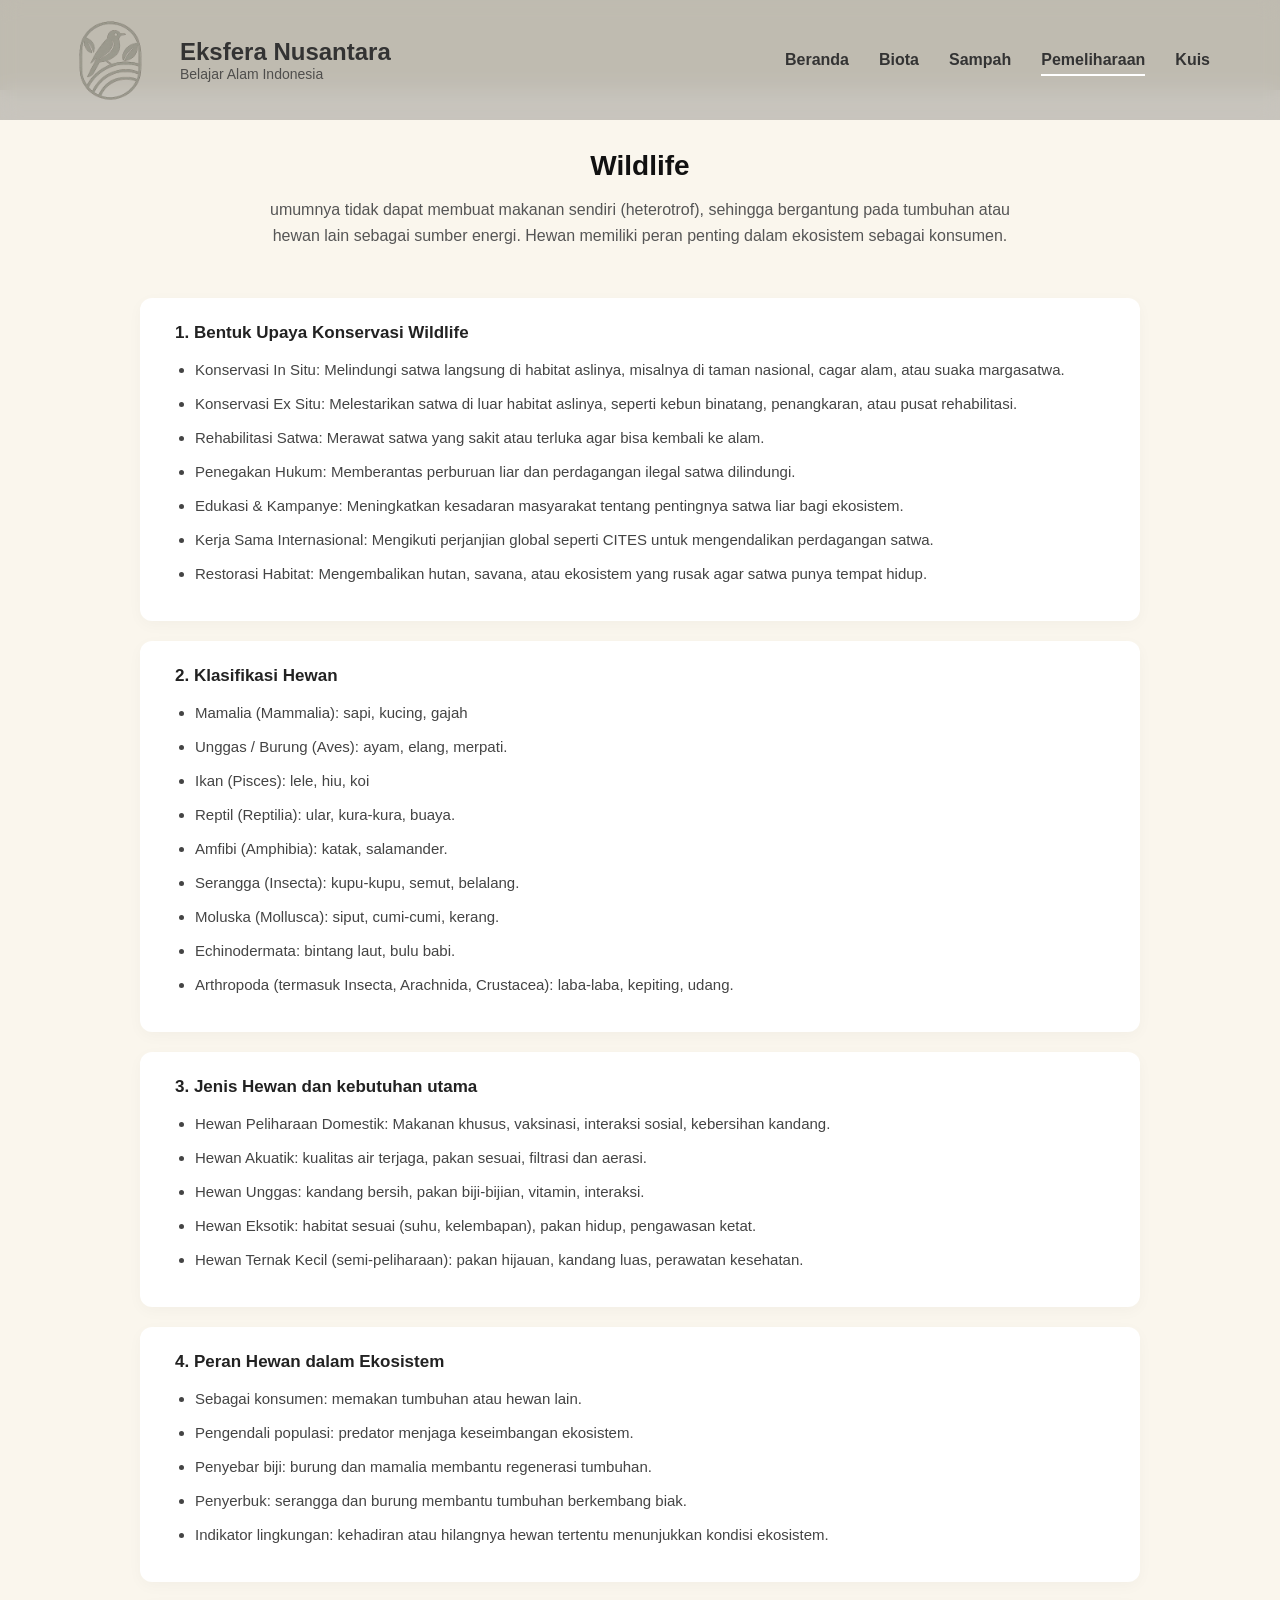
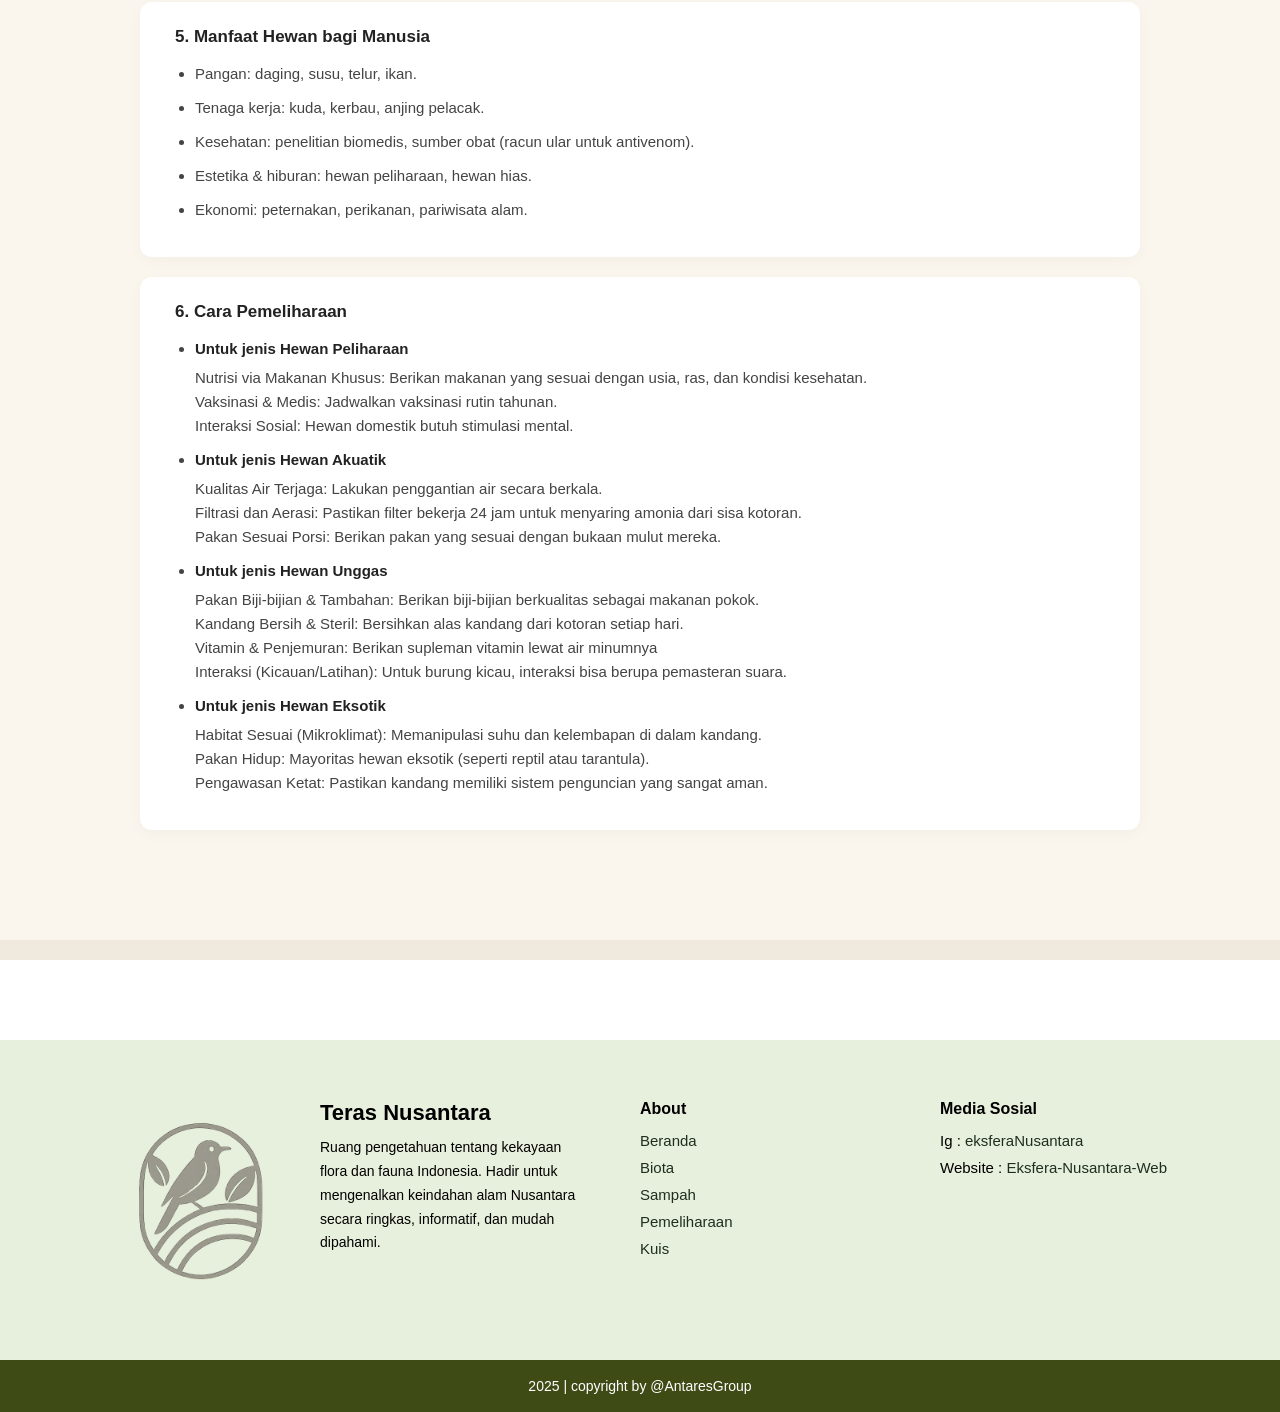
<file: pages/wildlife.html>
<!DOCTYPE html>
<html lang="en">
<head>
    <meta charset="UTF-8">
    <meta name="viewport" content="width=device-width, initial-scale=1.0">
    <link rel="stylesheet" href="../assets/css/eksfera.css">
    <title>Eksfera Nusantara | Wildlife Detail</title>
</head>
<body>
    <header class="header-polos">
        <nav>
            <div class="logo-nav">
            <img src="../assets/gambar/logo.png" alt="Logo">

            <div class="nama-web">
            <h2>Eksfera Nusantara</h2>
            <p>Belajar Alam Indonesia</p>
        </div>
    </div>


            <div class="menu-nav">
                <ul>
                    <li><a href="index.html">Beranda</a></li>
                    <li><a href="biota.html">Biota</a></li>
                    <li><a href="sampah.html">Sampah</a></li>   
                    <li><a href="pemeliharaan.html" class="active">Pemeliharaan</a></li>
                    <li><a href="quiz.html">Kuis</a></li>
                </ul>
    </div>
 </nav>
       <main class="detail-container">
    <div class="section-title">
        <h2>Wildlife</h2>
        <p>umumnya tidak  dapat membuat makanan sendiri (heterotrof), sehingga bergantung pada  tumbuhan atau<br>hewan lain sebagai sumber energi. Hewan memiliki peran  penting dalam ekosistem sebagai konsumen.</p>
    </div>

    <div class="materi-list">
        <div class="materi-item">
            <h3>1. Bentuk Upaya Konservasi Wildlife</h3>
            <ul>
                <li>Konservasi In Situ: Melindungi satwa langsung di habitat aslinya, misalnya di taman nasional, cagar alam, atau suaka margasatwa.</li>
                <li>Konservasi Ex Situ: Melestarikan satwa di luar habitat aslinya, seperti kebun binatang, penangkaran, atau pusat rehabilitasi.</li>
                <li>Rehabilitasi Satwa: Merawat satwa yang sakit atau terluka agar bisa kembali ke alam.</li>
                <li>Penegakan Hukum: Memberantas perburuan liar dan perdagangan ilegal satwa dilindungi.</li>
                <li>Edukasi & Kampanye: Meningkatkan kesadaran masyarakat tentang pentingnya satwa liar bagi ekosistem.</li>
                <li>Kerja Sama Internasional: Mengikuti perjanjian global seperti CITES untuk mengendalikan perdagangan satwa.</li>
                <li>Restorasi Habitat: Mengembalikan hutan, savana, atau ekosistem yang rusak agar satwa punya tempat hidup.</li>
            </ul>
        </div>
        <div class="materi-item">
            <h3>2. Klasifikasi Hewan</h3>
            <ul>
                <li>Mamalia (Mammalia): sapi, kucing, gajah</li>
                <li>Unggas / Burung (Aves): ayam, elang, merpati.</li>
                <li>Ikan (Pisces): lele, hiu, koi</li>
                <li>Reptil (Reptilia): ular, kura-kura, buaya.</li>
                <li>Amfibi (Amphibia): katak, salamander.</li>
                <li>Serangga (Insecta): kupu-kupu, semut, belalang.</li>
                <li>Moluska (Mollusca): siput, cumi-cumi, kerang.</li>
                <li>Echinodermata: bintang laut, bulu babi.</li>
                <li>Arthropoda (termasuk Insecta, Arachnida, Crustacea): laba-laba, kepiting, udang.</li>
            </ul>
        </div>

        <div class="materi-item">
            <h3>3. Jenis Hewan dan kebutuhan utama</h3>
            <ul>
                <li>Hewan Peliharaan Domestik: Makanan khusus, vaksinasi, interaksi sosial, kebersihan kandang.</li>
                <li>Hewan Akuatik: kualitas air terjaga, pakan sesuai, filtrasi dan aerasi.</li>
                <li>Hewan Unggas:  kandang bersih, pakan biji-bijian, vitamin, interaksi.</li>
                <li>Hewan Eksotik:  habitat sesuai (suhu, kelembapan), pakan hidup,  pengawasan ketat.</li>
                <li>Hewan Ternak Kecil (semi-peliharaan): pakan hijauan, kandang luas, perawatan kesehatan.</li>
            </ul>
        </div>

        <div class="materi-item">
            <h3>4. Peran Hewan dalam Ekosistem</h3>
            <ul>
                <li>Sebagai konsumen: memakan tumbuhan atau hewan lain.</li>
                <li>Pengendali populasi: predator menjaga keseimbangan ekosistem.</li>
                <li>Penyebar biji: burung dan mamalia membantu regenerasi tumbuhan.</li>
                <li>Penyerbuk: serangga dan burung membantu tumbuhan berkembang biak. </li>
                <li>Indikator lingkungan: kehadiran atau hilangnya hewan tertentu menunjukkan kondisi ekosistem.</li>
            </ul>
        </div>

        <div class="materi-item">
            <h3>5. Manfaat Hewan bagi Manusia</h3>
            <ul>
                <li>Pangan: daging, susu, telur, ikan.</li>
                <li>Tenaga kerja: kuda, kerbau, anjing pelacak.</li>
                <li>Kesehatan: penelitian biomedis, sumber obat (racun ular untuk  antivenom).</li>
                <li>Estetika & hiburan: hewan peliharaan, hewan hias.</li>
                <li>Ekonomi: peternakan, perikanan, pariwisata alam.</li>
            </ul>
        </div>

        <div class="materi-item">
            <h3>6. Cara Pemeliharaan</h3>
            <ul>
                <li><strong>Untuk jenis Hewan Peliharaan</strong>Nutrisi via Makanan Khusus: Berikan makanan yang sesuai dengan usia, ras, dan kondisi kesehatan.<br>Vaksinasi & Medis: Jadwalkan vaksinasi rutin tahunan.<br>Interaksi Sosial: Hewan domestik butuh stimulasi mental.</li>
                <li><strong>Untuk jenis Hewan Akuatik</strong>Kualitas Air Terjaga: Lakukan penggantian air secara berkala.<br>Filtrasi dan Aerasi: Pastikan filter bekerja 24 jam untuk menyaring amonia dari sisa kotoran.<br>Pakan Sesuai Porsi: Berikan pakan yang sesuai dengan bukaan mulut mereka.</li>
                <li><strong>Untuk jenis Hewan Unggas</strong>Pakan Biji-bijian & Tambahan: Berikan biji-bijian berkualitas sebagai makanan pokok.<br>Kandang Bersih & Steril: Bersihkan alas kandang dari kotoran setiap hari.<br>Vitamin & Penjemuran: Berikan supleman vitamin lewat air minumnya<br>Interaksi (Kicauan/Latihan): Untuk burung kicau, interaksi bisa berupa pemasteran suara.</li>
                <li><strong>Untuk jenis Hewan Eksotik</strong>Habitat Sesuai (Mikroklimat): Memanipulasi suhu dan kelembapan di dalam kandang.<br>Pakan Hidup: Mayoritas hewan eksotik (seperti reptil atau tarantula).<br>Pengawasan Ketat: Pastikan kandang memiliki sistem penguncian yang sangat aman.</li>
            </ul>
        </div>
    </div>
</main>
</header>

    <footer class="footer">
        <div class="footer-container">

            <div class="footer-brand">
                <img src="../assets/gambar/logo.png">
                <div class="brand-text">
                    <h2>Teras Nusantara</h2>
                    <p>
                        Ruang pengetahuan tentang kekayaan flora dan fauna Indonesia.
                        Hadir untuk mengenalkan keindahan alam Nusantara secara ringkas,
                        informatif, dan mudah dipahami.
                    </p>
                </div>
            </div>

            <div class="footer-menu">
                <h3>About</h3>
                <ul>
                    <li><a href="index.html">Beranda</a></li>
                    <li><a href="biota.html">Biota</a></li>
                    <li><a href="sampah.html">Sampah</a></li>   
                    <li><a href="pemeliharaan.html">Pemeliharaan</a></li>
                    <li><a href="quiz.html">Kuis</a></li>
                </ul>
            </div>

            <div class="footer-menu">
                <h3>Media Sosial</h3>
                <ul>
                    <li>Ig : <a
                            href="https://www.instagram.com/terasnusantara__?utm_source=ig_web_button_share_sheet&igsh=ZDNlZDc0MzIxNw==">eksferaNusantara</a>
                    </li>
                    <li>Website : <a
                            href="https://github.com/royyy-han/Eksfera-Nusantara-Web">Eksfera-Nusantara-Web</a></li>
                </ul>
            </div>

        </div>

        <div class="footer-bottom">
            <p>2025 | copyright by @AntaresGroup</p>
        </div>
    </footer>
</body>
</html>
</file>
<file: assets/css/eksfera.css>
* {
  margin: 0;
  padding: 0;
  box-sizing: border-box;
}

html {
  scroll-behavior: smooth;
}

html,
body {
  width: 100%;
  overflow-x: hidden;
  font-family: Arial, Helvetica, sans-serif;
}

header {
  width: 100%;
  min-height: 100vh;
  background-size: cover;
  background-position: center;
  background-repeat: no-repeat;
  color: white;
  position: relative;
  padding-top: 90px;
}

header.hero-index {
  background-image: url(../gambar/bgBeranda.jpg);
}

header.hero-sampah {
  background-image: url(../gambar/bgSampah.png);
}

header.hero-pemeliharaan {
  background-image: url(../gambar/bgPemeliharaan.png);
}

.hero-pemeliharaan .tagline h1 {
  font-size: 50px;
}

header.header-polos {
  min-height: auto;
  background-color: #EFEADD;
  padding-bottom: 20px;
}

header.header-polos::before {
  display: none;
}

header.header-polos .nama-web h2,
header.header-polos .nama-web p,
header.header-polos .menu-nav ul li a,
header.header-polos .dropbtn {
  color: #333;
}

header::before {
  content: "";
  position: absolute;
  inset: 0;
  background: rgba(0, 0, 0, 0.35);
}

header>* {
  position: relative;
  z-index: 2;
}

nav {
  position: fixed;
  top: 0;
  left: 0;
  width: 100%;
  z-index: 1000;
  display: flex;
  justify-content: space-between;
  align-items: center;
  padding: 10px 70px;
  background: rgba(0, 0, 0, 0.2);
  backdrop-filter: blur(10px);
  -webkit-backdrop-filter: blur(10px);
}

.logo-nav {
  display: flex;
  margin-left: -10px;
  align-items: center;
  gap: 12px;
}

.logo-nav img {
  width: 100px;
  height: auto;
}

.nama-web {
  margin-left: 8px;
  margin-right: auto;
}

.nama-web h2 {
  font-size: 24px;
  font-weight: bold;
}

.nama-web p {
  font-size: 14px;
  opacity: 0.8;
}

.menu-nav {
  display: flex;
  align-items: center;
  gap: 30px;
}

.menu-nav ul {
  display: flex;
  list-style: none;
  gap: 30px;
}

.menu-nav ul li a {
  text-decoration: none;
  color: white;
  font-weight: 600;
  transition: 0.3s;
}

.menu-nav ul li a:hover {
  opacity: 1;
}

.menu-nav ul li a:hover,
.menu-nav ul li a.active {
  border-bottom: 2px solid white;
  padding-bottom: 6px;
  opacity: 1;
}

.tagline {
  position: absolute;
  top: 50%;
  left: 70px;
  transform: translateY(-50%);
  max-width: 650px;
}

.tagline h1 {
  font-size: 70px;
  line-height: 1.1;
  margin-bottom: 20px;
}

.tagline p {
  font-size: 22px;
  line-height: 1.7;
  margin-bottom: 30px;
}

.see-details-btn {
  display: inline-block;
  padding: 14px 30px;
  border: 2px solid white;
  border-radius: 10px;
  color: white;
  text-decoration: none;
  transition: 0.3s;
}

.see-details-btn:hover {
  background: white;
  color: black;
}

#about {
  scroll-margin-top: 200px;
}

.about {
  background: #f7f3ec;
  padding: clamp(50px, 8vw, 100px);
}

.about-container {
  display: grid;
  grid-template-columns: 1fr 1fr;
  gap: 60px;
  align-items: center;
}

.about-image img {
  width: 100%;
  border-radius: 20px;
  object-fit: cover;
}

.about-label {
  position: relative;
  padding-left: 50px;
  font-size: 17px;
  letter-spacing: 2px;
}

.about-label::before {
  content: "";
  position: absolute;
  left: 0;
  top: 50%;
  width: 35px;
  height: 2px;
  background: #000;
  transform: translateY(-50%);
}

.about-content h2 {
  font-size: clamp(2rem, 5vw, 3.5rem);
  margin: 10px 0 20px;
  font-weight: 500;
}

.about-content .highlight {
  color: #4a5d23;
  font-weight: 700;
}

.about-content p {
  font-size: 16px;
  line-height: 1.8;
  color: #444;
}

.stats {
  display: flex;
  gap: 50px;
  flex-wrap: wrap;
  margin-top: 40px;
}

.stat p {
  font-size: 14px;
  color: #444;
  max-width: 220px;
}

.stat h3 {
  font-size: 28px;
  margin-top: 10px;
  color: #4a5d23;
}

.islands {
  background: white;
  padding: clamp(40px, 6vw, 100px);
  border-radius: 50px;
  box-shadow: 0 10px 30px rgba(0, 0, 0, 0.1);
}

.islands h2 {
  margin-bottom: 5px;
}

.sub {
  color: gray;
  margin-bottom: 30px;
}

.card-container {
  display: grid;
  grid-template-columns: repeat(auto-fit, minmax(280px, 1fr));
  gap: 25px;
}

.card {
  background: #fff;
  border-radius: 15px;
  padding: 15px;
  box-shadow: 0 5px 15px rgba(0, 0, 0, 0.1);
  transition: 0.3s ease;
  cursor: pointer;
}

.card:hover {
  transform: translateY(-8px);
  box-shadow: 0 12px 25px rgba(0, 0, 0, 0.15);
}

.card img {
  width: 100%;
  border-radius: 12px;
  margin-bottom: 10px;
}

.card h3 {
  margin: 10px 0 5px;
}

.card p {
  font-size: 14px;
  color: #555;
  line-height: 1.7;
}

.lihat-detail {
  display: inline-block;
  margin-top: 15px;
  color: green;
  text-decoration: none;
  font-weight: bold;
}

/* ===== FOOTER ===== */
.footer {
  background-color: #e7f0dc;
  margin-top: 80px;
}

.footer-container {
  max-width: 1200px;
  margin: auto;
  padding: clamp(40px, 6vw, 60px);
  display: grid;
  grid-template-columns: 2fr 1fr 1fr;
  gap: 60px;
}

.footer-brand {
  display: flex;
  gap: 20px;
  align-items: flex-start;
}

.footer-brand img {
  width: 200px;
  height: auto;
}

.brand-text h2 {
  font-size: 22px;
}

.brand-text p {
  margin-top: 10px;
  font-size: 14px;
  line-height: 1.7;
}

.footer-menu h3 {
  font-size: 16px;
  margin-bottom: 14px;
}

.footer-menu ul {
  list-style: none;
}

.footer-menu ul li {
  margin-bottom: 10px;
  font-size: 15px;
}

.footer-menu ul li a {
  text-decoration: none;
  color: #1f2f1f;
}

.footer-menu ul li a:hover {
  color: #4a5d23;
}

.footer-bottom {
  background-color: #3F4B15;
  text-align: center;
  padding: 18px 10px;
}

.footer-bottom p {
  color: white;
  font-size: 14px;
}

/* ===== RESPONSIVE MEDIA QUERY ===== */
@media (max-width: 768px) {
  nav {
    flex-direction: column;
    gap: 20px;
    padding: 20px;
  }

  .nama-web {
    margin: 0;
    text-align: center;
  }

  .menu-nav {
    flex-direction: column;
    gap: 15px;
  }

  .menu-nav ul {
    flex-wrap: wrap;
    justify-content: center;
  }

  .dropdown-content {
    left: 50%;
    right: auto;
    transform: translateX(-50%) translateY(10px);
  }

  .dropdown:hover .dropdown-content {
    transform: translateX(-50%) translateY(0);
  }

  .tagline {
    left: 20px;
    right: 20px;
    max-width: 100%;
  }

  .tagline h1 {
    font-size: 45px;
  }

  .tagline p {
    font-size: 18px;
  }

  .about {
    padding: 60px 20px;
  }

  .about-container {
    grid-template-columns: 1fr;
  }

  .stats {
    flex-direction: column;
    gap: 20px;
  }

  .islands {
    padding: 40px 20px;
    border-radius: 20px;
  }

  .footer-container {
    grid-template-columns: 1fr;
    text-align: center;
  }

  .footer-brand {
    flex-direction: column;
    align-items: center;
  }
}

/* sampah css */
#jenis-sampah {
  scroll-margin-top: 130px;
}

.sampah-container {
  background-color: #FAF6ED;
  padding: 80px 5%;
  color: #333;
}

.section-title {
  text-align: center;
  margin-bottom: 50px;
}

.section-title h2 {
  font-size: 28px;
  margin-bottom: 10px;
  color: #111;
}

.section-title p {
  font-size: 16px;
  color: #555;
}

.jenis-grid {
  display: grid;
  grid-template-columns: repeat(auto-fit, minmax(220px, 1fr));
  gap: 20px;
  margin-bottom: 90px;
}

.card-jenis {
  background-color: transparent;
  border: 1px solid #E0D6C8;
  border-radius: 15px;
  padding: 25px 15px;
  text-align: center;
  transition: 0.3s;
}

.card-jenis:hover {
  background-color: white;
  box-shadow: 0 10px 20px rgba(0, 0, 0, 0.05);
  transform: translateY(-5px);
}

.card-jenis img {
  width: 70px;
  height: 70px;
  object-fit: contain;
  margin-bottom: 15px;
}

.card-jenis h3 {
  font-size: 18px;
  margin-bottom: 15px;
  color: #222;
}

.card-jenis p {
  font-size: 13px;
  line-height: 1.6;
  color: #666;
  margin-bottom: 15px;
}

.contoh-box {
  font-size: 12px;
  line-height: 1.5;
  color: #444;
  margin-bottom: 20px;
}

.terurai {
  font-size: 13px;
  font-weight: bold;
}

.terurai .hijau {
  color: #329932;
}

.terurai .merah {
  color: #CC3333;
}

.dampak-list {
  display: flex;
  flex-direction: column;
  gap: 20px;
  max-width: 1000px;
  margin: 0 auto 90px auto;
}

.dampak-item {
  background-color: white;
  border-radius: 12px;
  padding: 25px 35px;
  box-shadow: 0 4px 15px rgba(0, 0, 0, 0.03);
}

.dampak-item h3 {
  font-size: 17px;
  margin-bottom: 15px;
  color: #222;
}

.dampak-item ul {
  list-style-type: disc;
  padding-left: 20px;
}

.dampak-item ul li {
  font-size: 14px;
  line-height: 1.7;
  color: #444;
  margin-bottom: 8px;
}

.dampak-item ul li strong {
  color: #222;
}

.cta-sampah {
  display: grid;
  grid-template-columns: 1fr 1fr;
  gap: 30px;
  max-width: 1000px;
  margin: 0 auto;
}

.cta-card {
  background-color: #F4EFE6;
  border: 1px solid #E0D6C8;
  border-radius: 15px;
  padding: 30px;
  display: flex;
  flex-direction: column;
  align-items: flex-start;
}

.cta-card h3 {
  font-size: 18px;
  margin-bottom: 10px;
  color: #111;
}

.cta-card p {
  font-size: 14px;
  line-height: 1.6;
  color: #555;
  margin-bottom: 25px;
  flex-grow: 1;
}

.btn-outline {
  display: inline-block;
  padding: 10px 25px;
  border: 2px solid #329932;
  color: #329932;
  text-decoration: none;
  border-radius: 6px;
  font-weight: bold;
  font-size: 14px;
  transition: 0.3s;
}

.btn-outline:hover {
  background-color: #329932;
  color: white;
}

/* =========================================
   RESPONSIVE (HP / MOBILE)
========================================= */
@media (max-width: 768px) {
  .sampah-container {
    padding: 60px 20px;
  }

  .cta-sampah {
    grid-template-columns: 1fr;
  }

  .dampak-item {
    padding: 20px;
  }
}

/* pemeliharaan css */
.pemeliharaan-container {
  background-color: #FAF6ED;
  padding: 80px 5%;
  color: #333;
}

.section-title {
  text-align: center;
  margin-bottom: 50px;
}

.section-title h2 {
  font-size: 28px;
  margin-bottom: 15px;
  color: #111;
}

.section-title p {
  font-size: 16px;
  line-height: 1.6;
  color: #555;
}

.panduan-grid {
  display: grid;
  grid-template-columns: repeat(auto-fit, minmax(300px, 1fr));
  gap: 30px;
  max-width: 1100px;
  margin: 0 auto 90px auto;
}

.panduan-card {
  background-color: #FCFBF8;
  border: 1px solid #EAE3D5;
  border-radius: 15px;
  padding: 35px 30px;
  box-shadow: 0 4px 15px rgba(0, 0, 0, 0.02);
  display: flex;
  flex-direction: column;
  align-items: flex-start;
  transition: 0.3s;
}

.panduan-card:hover {
  transform: translateY(-5px);
  box-shadow: 0 10px 25px rgba(0, 0, 0, 0.06);
}

.panduan-card h3 {
  font-size: 22px;
  margin-bottom: 15px;
  color: #111;
}

.panduan-card p {
  font-size: 14px;
  line-height: 1.7;
  color: #444;
  margin-bottom: 25px;
  flex-grow: 1;
}

.btn-outline {
  display: inline-block;
  padding: 10px 20px;
  border: 2px solid #329932;
  color: #329932;
  text-decoration: none;
  border-radius: 6px;
  font-weight: bold;
  font-size: 14px;
  transition: 0.3s;
}

.btn-outline:hover {
  background-color: #329932;
  color: white;
}

.banner-cta {
  max-width: 1100px;
  margin: 0 auto;
}

.banner-card {
  background-color: #FCFBF8;
  border: 1px solid #EAE3D5;
  border-radius: 15px;
  padding: 40px 50px;
  display: flex;
  align-items: center;
  justify-content: space-between;
  gap: 40px;
  box-shadow: 0 4px 15px rgba(0, 0, 0, 0.04);
}

.banner-content {
  flex: 1;
}

.banner-content h3 {
  font-size: 20px;
  margin-bottom: 10px;
  color: #111;
}

.banner-content p {
  font-size: 14px;
  color: #555;
  margin-bottom: 20px;
}

.banner-buttons {
  display: flex;
  gap: 15px;
  flex-wrap: wrap;
}

.banner-image {
  flex: 0 0 auto;
}

.banner-image img {
  max-width: 250px;
  height: auto;
  display: block;
}

/* =========================================
   RESPONSIVE (HP / MOBILE)
========================================= */
@media (max-width: 768px) {
  .pemeliharaan-container {
    padding: 60px 20px;
  }

  .banner-card {
    flex-direction: column;
    text-align: center;
    padding: 30px 20px;
  }

  .banner-buttons {
    justify-content: center;
  }

  .banner-image img {
    max-width: 200px;
  }

  .section-title p br {
    display: none;
  }
}

/* vegetasi css */
.detail-container {
  background-color: #FAF6ED;
  padding: 60px 5%;
  color: #333;
}

.materi-list {
  display: flex;
  flex-direction: column;
  gap: 20px;
  max-width: 1000px;
  margin: 0 auto 50px auto;
}

.materi-item {
  background-color: white;
  border-radius: 12px;
  padding: 25px 35px;
  box-shadow: 0 4px 15px rgba(0, 0, 0, 0.03);
}

.materi-item h3 {
  font-size: 17px;
  margin-bottom: 15px;
  color: #222;
}

.materi-item ul {
  list-style-type: disc;
  padding-left: 20px;
}

.materi-item ul li {
  font-size: 15px;
  line-height: 1.6;
  color: #444;
  margin-bottom: 10px;
}

.materi-item ul li strong {
  color: #222;
  display: block;
  margin-top: 10px;
  margin-bottom: 5px;
}

@media (max-width: 768px) {
  .materi-item {
    padding: 20px;
  }
}

/* ============================================================
   QUIZ INTERAKTIF — tambahkan ke bagian bawah eksfera.css
   Semua class pakai prefix "quiz-" agar tidak bentrok
   ============================================================ */

/* ── Shell ── */
.quiz-shell {
  background: #f0f0e8;
  border-radius: 16px;
  padding: 1.5rem;
  width: 100%;
  max-width: 520px;
  margin: 2rem auto;
  font-family: 'Segoe UI', Arial, sans-serif;
}

/* ── Topbar ── */
.quiz-topbar {
  display: flex;
  align-items: center;
  justify-content: space-between;
  margin-bottom: 1.25rem;
}

.quiz-title-label {
  font-size: 15px;
  font-weight: 600;
  color: #1a1a0e;
  letter-spacing: 0.06em;
  text-transform: uppercase;
}

.quiz-keluar-btn {
  background: #ffffff;
  border: 1.5px solid #b0ae9e;
  border-radius: 8px;
  padding: 7px 18px;
  font-size: 13px;
  color: #1a1a0e;
  cursor: pointer;
  font-weight: 500;
  transition: background 0.15s;
}

.quiz-keluar-btn:hover {
  background: #f0efe6;
}

/* ── Card ── */
.quiz-card {
  background: #ffffff;
  border-radius: 12px;
  padding: 1.5rem;
  position: relative;
  overflow: hidden;
}

/* ── Meta & progress ── */
.quiz-meta {
  display: flex;
  justify-content: space-between;
  align-items: center;
  margin-bottom: 8px;
}

.quiz-q-num {
  font-size: 12px;
  color: #666;
}

/* ── STREAK BADGE ── */
.quiz-streak-badge {
  display: none;
  align-items: center;
  gap: 5px;
  padding: 4px 12px 4px 8px;
  border-radius: 20px;
  background: linear-gradient(135deg, #fff3e0, #ffe0b2);
  border: 2px solid #EF9F27;
  animation: quizStreakPop 0.45s cubic-bezier(0.34, 1.6, 0.64, 1);
  box-shadow: 0 0 0 0 rgba(239, 159, 39, 0.5);
}

.quiz-streak-badge.quiz-show {
  display: flex;
}

.quiz-streak-badge.quiz-bump {
  animation: quizStreakBump 0.35s cubic-bezier(0.34, 1.6, 0.64, 1);
}

/* Pulsa terus saat streak aktif */
.quiz-streak-badge.quiz-show {
  animation: quizStreakPop 0.45s cubic-bezier(0.34, 1.6, 0.64, 1),
    quizStreakPulse 1.8s ease-in-out 0.5s infinite;
}

.quiz-streak-badge.quiz-bump {
  animation: quizStreakBump 0.35s cubic-bezier(0.34, 1.6, 0.64, 1),
    quizStreakPulse 1.8s ease-in-out 0.4s infinite;
}

.quiz-streak-fire {
  font-size: 18px;
  display: inline-block;
  animation: quizFireDance 0.5s ease-in-out infinite alternate;
  transform-origin: bottom center;
}

.quiz-streak-num {
  font-size: 16px;
  font-weight: 700;
  color: #633806;
  min-width: 16px;
}

.quiz-streak-label {
  font-size: 12px;
  font-weight: 600;
  color: #854F0B;
  letter-spacing: 0.02em;
}

@keyframes quizStreakPop {
  0% {
    transform: scale(0.3) rotate(-15deg);
    opacity: 0;
  }

  60% {
    transform: scale(1.2) rotate(5deg);
    opacity: 1;
  }

  80% {
    transform: scale(0.95) rotate(-2deg);
  }

  100% {
    transform: scale(1) rotate(0deg);
    opacity: 1;
  }
}

@keyframes quizStreakBump {
  0% {
    transform: scale(1);
  }

  40% {
    transform: scale(1.3) rotate(-5deg);
  }

  70% {
    transform: scale(0.95) rotate(3deg);
  }

  100% {
    transform: scale(1) rotate(0deg);
  }
}

@keyframes quizStreakPulse {

  0%,
  100% {
    box-shadow: 0 0 0 0 rgba(239, 159, 39, 0.4);
  }

  50% {
    box-shadow: 0 0 0 7px rgba(239, 159, 39, 0);
  }
}

@keyframes quizFireDance {
  0% {
    transform: rotate(-12deg) scaleY(1);
  }

  100% {
    transform: rotate(12deg) scaleY(1.15);
  }
}

/* ── Progress bar ── */
.quiz-progress-bg {
  height: 5px;
  background: #e0ddd5;
  border-radius: 99px;
  margin-bottom: 1.25rem;
}

.quiz-progress-fill {
  height: 5px;
  background: #4a7a38;
  border-radius: 99px;
  transition: width 0.5s cubic-bezier(0.4, 0, 0.2, 1);
}

/* ── Question text ── */
.quiz-q-text {
  font-size: 15px;
  color: #1a1a0e;
  line-height: 1.6;
  margin-bottom: 1.25rem;
  font-weight: 400;
}

/* ── Options ── */
.quiz-options {
  display: flex;
  flex-direction: column;
  gap: 10px;
  margin-bottom: 1.25rem;
}

.quiz-opt {
  display: flex;
  align-items: center;
  gap: 12px;
  background: #f5f4ee;
  border: 1.5px solid #c8c5b8;
  border-radius: 8px;
  padding: 11px 14px;
  cursor: pointer;
  font-size: 14px;
  color: #1a1a0e;
  text-align: left;
  font-family: inherit;
  width: 100%;
  transition: background 0.15s, border-color 0.15s, transform 0.15s;
}

.quiz-opt:hover:not(:disabled) {
  background: #eae9e0;
  border-color: #9a9888;
  transform: translateX(4px);
}

.quiz-opt:disabled {
  cursor: default;
}

.quiz-opt.correct {
  background: #d4eac4;
  border-color: #4a7a38;
  color: #173404;
  animation: quizCorrectPop 0.35s cubic-bezier(0.34, 1.56, 0.64, 1);
}

.quiz-opt.wrong {
  background: #fde8e8;
  border-color: #c05050;
  color: #501313;
  animation: quizWrongShake 0.45s ease;
}

.quiz-opt.reveal {
  background: #d4eac4;
  border-color: #4a7a38;
  color: #173404;
  opacity: 0.8;
}

@keyframes quizCorrectPop {
  0% {
    transform: scale(0.97);
  }

  60% {
    transform: scale(1.03);
  }

  100% {
    transform: scale(1);
  }
}

@keyframes quizWrongShake {

  0%,
  100% {
    transform: translateX(0);
  }

  20% {
    transform: translateX(-7px);
  }

  40% {
    transform: translateX(7px);
  }

  60% {
    transform: translateX(-4px);
  }

  80% {
    transform: translateX(4px);
  }
}

/* ── Radio dot ── */
.quiz-radio-dot {
  width: 18px;
  height: 18px;
  border-radius: 50%;
  border: 1.5px solid #9a9888;
  background: white;
  flex-shrink: 0;
  display: flex;
  align-items: center;
  justify-content: center;
  transition: background 0.2s, border-color 0.2s;
}

.quiz-opt.correct .quiz-radio-dot {
  border-color: #4a7a38;
  background: #4a7a38;
}

.quiz-opt.wrong .quiz-radio-dot {
  border-color: #c05050;
  background: #c05050;
}

.quiz-opt.reveal .quiz-radio-dot {
  border-color: #4a7a38;
  background: #4a7a38;
}

.quiz-dot-inner {
  width: 8px;
  height: 8px;
  border-radius: 50%;
  background: white;
  display: none;
}

.quiz-opt.correct .quiz-dot-inner,
.quiz-opt.wrong .quiz-dot-inner,
.quiz-opt.reveal .quiz-dot-inner {
  display: block;
}

/* ── Explanation ── */
.quiz-explanation {
  background: #edf6e4;
  border-left: 3px solid #4a7a38;
  border-radius: 0 8px 8px 0;
  padding: 10px 14px;
  font-size: 13px;
  color: #1a3a10;
  margin-bottom: 1.25rem;
  line-height: 1.55;
  display: none;
  animation: quizFadeSlide 0.3s ease;
}

@keyframes quizFadeSlide {
  from {
    opacity: 0;
    transform: translateY(-6px);
  }

  to {
    opacity: 1;
    transform: translateY(0);
  }
}

/* ── Bottom nav ── */
.quiz-btn-row {
  display: flex;
  align-items: center;
  justify-content: space-between;
}

.quiz-score-info {
  font-size: 13px;
  color: #444;
  font-weight: 500;
}

.quiz-nav-btns {
  display: flex;
  gap: 8px;
}

.quiz-back-btn {
  background: #ffffff;
  border: 1.5px solid #b0ae9e;
  border-radius: 8px;
  padding: 8px 20px;
  font-size: 14px;
  color: #1a1a0e;
  cursor: pointer;
  font-family: inherit;
  font-weight: 500;
  transition: background 0.15s;
}

.quiz-back-btn:hover {
  background: #f0efe6;
}

.quiz-next-btn {
  background: #4a7a38;
  border: none;
  border-radius: 8px;
  padding: 8px 22px;
  font-size: 14px;
  color: #ffffff;
  cursor: pointer;
  font-family: inherit;
  font-weight: 500;
  transition: background 0.15s, transform 0.1s;
}

.quiz-next-btn:hover {
  background: #3a6028;
  transform: scale(1.04);
}

/* ── RESULT SCREEN ── */
.quiz-result-card {
  overflow: hidden;
}

#quiz-confetti {
  position: absolute;
  top: 0;
  left: 0;
  width: 100%;
  height: 100%;
  pointer-events: none;
  z-index: 0;
  border-radius: 12px;
}

.quiz-result-inner {
  position: relative;
  z-index: 1;
  text-align: center;
  padding: 0.5rem 0 0.5rem;
}

/* Ring */
.quiz-ring-wrap {
  display: flex;
  justify-content: center;
  margin-bottom: 0.5rem;
}

.quiz-ring-svg {
  width: 130px;
  height: 130px;
}

.quiz-ring-bg {
  fill: none;
  stroke: #e0ddd5;
  stroke-width: 9;
}

.quiz-ring-fill {
  fill: none;
  stroke: #4a7a38;
  stroke-width: 9;
  stroke-linecap: round;
  stroke-dasharray: 264;
  stroke-dashoffset: 264;
  transform-origin: center;
  transform: rotate(-90deg);
  transition: stroke-dashoffset 1.3s cubic-bezier(0.4, 0, 0.2, 1),
    stroke 0.5s ease;
}

.quiz-ring-fill.quiz-ring-perfect {
  stroke: #EF9F27;
}

.quiz-ring-fill.quiz-ring-low {
  stroke: #c05050;
}

.quiz-ring-score {
  font-size: 20px;
  font-weight: 700;
  fill: #1a1a0e;
  text-anchor: middle;
  dominant-baseline: auto;
}

.quiz-ring-pct {
  font-size: 12px;
  fill: #888;
  text-anchor: middle;
  dominant-baseline: auto;
}

/* Emoji mascot */
.quiz-result-emoji {
  font-size: 42px;
  line-height: 1;
  margin-bottom: 0.5rem;
  animation: quizEmojiDrop 0.6s cubic-bezier(0.34, 1.56, 0.64, 1) 0.3s both;
}

@keyframes quizEmojiDrop {
  0% {
    transform: scale(0) translateY(-20px);
    opacity: 0;
  }

  100% {
    transform: scale(1) translateY(0);
    opacity: 1;
  }
}

.quiz-result-msg {
  font-size: 18px;
  font-weight: 600;
  color: #1a1a0e;
  margin-bottom: 4px;
  animation: quizFadeSlide 0.5s ease 0.5s both;
}

.quiz-result-sub {
  font-size: 13px;
  color: #666;
  margin-bottom: 1rem;
  animation: quizFadeSlide 0.5s ease 0.65s both;
}

/* Stat boxes */
.quiz-result-stats {
  display: grid;
  grid-template-columns: 1fr 1fr 1fr;
  gap: 10px;
  margin-bottom: 1.25rem;
  animation: quizFadeSlide 0.5s ease 0.75s both;
}

.quiz-stat-box {
  background: #f5f4ee;
  border-radius: 10px;
  padding: 12px 8px;
  text-align: center;
}

.quiz-stat-val {
  font-size: 22px;
  font-weight: 700;
}

.quiz-stat-green {
  color: #3a6028;
}

.quiz-stat-red {
  color: #c05050;
}

.quiz-stat-amber {
  color: #854F0B;
}

.quiz-stat-lbl {
  font-size: 11px;
  color: #888;
  margin-top: 3px;
}

/* Result buttons */
.quiz-result-btns {
  display: flex;
  gap: 10px;
  justify-content: center;
  animation: quizFadeSlide 0.5s ease 0.9s both;
}

.quiz-ulangi-btn {
  background: #4a7a38;
  border: none;
  border-radius: 8px;
  padding: 10px 20px;
  font-size: 14px;
  color: #ffffff;
  cursor: pointer;
  font-family: inherit;
  font-weight: 500;
  transition: background 0.15s, transform 0.1s;
}

.quiz-ulangi-btn:hover {
  background: #3a6028;
  transform: scale(1.03);
}

.quiz-home-btn {
  background: #ffffff;
  border: 1.5px solid #b0ae9e;
  border-radius: 8px;
  padding: 10px 20px;
  font-size: 14px;
  color: #1a1a0e;
  cursor: pointer;
  font-family: inherit;
  font-weight: 500;
  transition: background 0.15s, transform 0.1s;
}

.quiz-home-btn:hover {
  background: #f0efe6;
  transform: scale(1.03);
}

/* ============================================================
   QUIZ KATEGORI — tambahkan ke bagian bawah eksfera.css
   (di bawah CSS quiz yang sudah ada sebelumnya)
   ============================================================ */

/* ── Halaman pilih kategori ── */
.quiz-kat-intro {
  font-size: 14px;
  color: #444;
  margin-bottom: 1.25rem;
  font-weight: 500;
}

.quiz-kat-grid {
  display: grid;
  grid-template-columns: 1fr 1fr;
  gap: 12px;
}

.quiz-kat-btn {
  display: flex;
  flex-direction: column;
  align-items: flex-start;
  gap: 4px;
  background: #f5f4ee;
  border: 2px solid #c8c5b8;
  border-radius: 12px;
  padding: 16px 14px;
  cursor: pointer;
  text-align: left;
  font-family: inherit;
  transition: background 0.15s, border-color 0.15s, transform 0.15s;
}

.quiz-kat-btn:hover {
  background: #eae9e0;
  border-color: #4a7a38;
  transform: translateY(-2px);
}

.quiz-kat-btn.quiz-kat-all {
  grid-column: 1 / -1;
  flex-direction: row;
  align-items: center;
  gap: 12px;
  background: #edf6e4;
  border-color: #4a7a38;
}

.quiz-kat-btn.quiz-kat-all:hover {
  background: #d4eac4;
}

.quiz-kat-icon {
  font-size: 28px;
  line-height: 1;
}

.quiz-kat-btn.quiz-kat-all .quiz-kat-icon {
  font-size: 24px;
}

.quiz-kat-name {
  font-size: 15px;
  font-weight: 600;
  color: #1a1a0e;
}

.quiz-kat-desc {
  font-size: 12px;
  color: #666;
  line-height: 1.4;
}

.quiz-kat-btn.quiz-kat-all .quiz-kat-name {
  font-size: 15px;
}

/* ── Category tag pada soal ── */
.quiz-category-tag {
  display: inline-block;
  font-size: 11px;
  font-weight: 600;
  padding: 3px 10px;
  border-radius: 20px;
  margin-bottom: 10px;
  letter-spacing: 0.03em;
  text-transform: uppercase;
}

.quiz-tag-biota {
  background: #d4eac4;
  color: #27500A;
}

.quiz-tag-sampah {
  background: #dceefb;
  color: #0C447C;
}

.quiz-tag-pemeliharaan {
  background: #faeeda;
  color: #633806;
}


/* ==================== MAP CONTAINER ============================== */
.map-container {
  position:relative;
  margin-top:60px;
  text-align:center;
}
.map-container img {
  width:80%;
  height:70vh;
}
.marker {
  position:absolute;
  width:15px;
  height:15px;
  background:red;
  border-radius:50%;
  cursor:pointer;
  transform:translate(-50%, -50%);
}
.label {
  position:absolute;
  color:black;
  font-weight:bold;
  background:white;
  padding:2px 5px;
  border-radius:3px;
  transform:translate(-50%, -150%);
  font-size:12px;
}
.section {
  min-height:600px;
  padding:80px 50px 50px;
  border-top:1px solid #ccc;
  margin-bottom:30px;
  scroll-margin-top:90px;
}
/* ==================== HERO SECTION ============================== */
.hero {
  max-width: var(--max-width);
  margin: auto;
  padding: clamp(50px, 8vw, 80px) var(--side-padding);

  display: flex;
  align-items: center;
  gap: clamp(2rem, 5vw, 4rem);
}

.Mpulau {
  height: clamp(140px, 20vw, 220px);
  flex-shrink: 0;
}

.hero-text {
  max-width: 600px;
}

.Mnama-pulau {
  font-size: clamp(2.2rem, 5vw, 4rem);
  margin-bottom: 20px;
}

.Mdeskrip-pulau {
  font-weight: 300;
  line-height: 1.7;
}

.Mline {
  width: 100%;
  height: 5px;
  background: var(--primary);
  margin: 40px 0;
}

.Mflora-fauna {
  max-width: var(--max-width);
  margin: 60px auto 10px;
  padding: 0 var(--side-padding);
  font-size: clamp(2rem, 5vw, 3rem);
  font-weight: 800;
}

.Mdeskrip-pulau-2 {
  max-width: var(--max-width);
  margin: auto;
  padding: 0 var(--side-padding) 40px;
  line-height: 1.7;
  font-weight: 300;
}

/* ==================================================
   VEGETASI (EXPAND CARD)
================================================== */
.container {
  max-width: var(--max-width);
  margin: 80px auto 0;
  padding: 0 var(--side-padding);

  display: flex;
  gap: 24px;
}

.card1 {
  flex: 1;
  height: 420px;
  border-radius: 12px;
  overflow: hidden;
  position: relative;
  cursor: pointer;
  transition: 0.4s ease;
}

.card1::before {
  content: "";
  position: absolute;
  inset: 0;
  background-size: cover;
  background-position: center;
  transition: filter 0.3s;
}

.card1 .title {
  position: absolute;
  bottom: 16px;
  left: 16px;
  color: #fff;
  font-weight: 600;
  z-index: 2;
}

.card1 .content {
  display: none;
  position: absolute;
  inset: 0;
  padding: 30px;
  background: rgba(0,0,0,0.55);
  color: #fff;
}

.card1.expanded {
  flex: 3;
}

.card1.expanded::before {
  filter: brightness(80%);
}

.card1.expanded .content {
  display: block;
}

.card1.expanded .title {
  display: none;
}

/* ==================================================
   WILDLIFE
================================================== */
.card2-container {
  max-width: var(--max-width);
  margin: 90px auto ;
  padding: 0 var(--side-padding);

  display: grid;
  grid-template-columns: repeat(auto-fit, minmax(260px, 1fr));
  gap: 28px;
}

.card2 {
  background: #fff;
  border-radius: 14px;
  overflow: hidden;
  box-shadow: 0 6px 12px rgba(0,0,0,0.1);
  transition: transform 0.3s;
}

.card2:hover {
  transform: translateY(-6px);
}

.card2-image {
  height: 200px;
  background-size: cover;
  background-position: center;
}

.card2-content {
  padding: 16px;
}

.card2-title {
  font-size: 1.1rem;
  margin-bottom: 8px;
}

.card2-text {
  font-size: 0.95rem;
  color: #555;
}

/* gambar page sumatera */
.card1:nth-child(1)::before {
    /* raflesia */
    background-image: url('https://tse4.mm.bing.net/th/id/OIP.MMRhnFT01em_ev1sNVmPNAHaE8?rs=1&pid=ImgDetMain&o=7&rm=3');
}

.card1:nth-child(2)::before {
    /* kenanga */
    background-image: url('https://res.cloudinary.com/dk0z4ums3/image/upload/v1604245157/attached_image/manfaat-bunga-kenanga-untuk-kesehatan.jpg');
}

.card1:nth-child(3)::before {
    /* anggrek tien*/
    background-image: url('https://tse1.mm.bing.net/th/id/OIP.UvqMCouzHgdS8C0z-wovagHaE8?w=745&h=497&rs=1&pid=ImgDetMain&o=7&rm=3');
}

/* gambar page kalimantan */
.container.alt .card1:nth-child(1)::before {
    /* kantong semar berbulu */
    background-image: url('https://www.borneohouseboat.com/assets/photos/photo_30.jpg');
}

.container.alt .card1:nth-child(2)::before {
    /* tenggaring */
    background-image: url('https://4.bp.blogspot.com/-40kvkd_Z2Pw/VhdGuGBTuUI/AAAAAAAAHgs/E-wQy_mdztU/s1600/Tanaman-Kapulasan.jpg');
}

.container.alt .card1:nth-child(3)::before {
    /* tengkawang */
    background-image: url('https://th.bing.com/th/id/R.15eeaed3f6c429190deb1684462a0c38?rik=1V7J0xz3%2fb1s2Q&riu=http%3a%2f%2feditorial.femaledaily.com%2fwp-content%2fuploads%2f2023%2f11%2ftengkawang-3.jpg&ehk=aB8f%2f3%2bnLr72xa2UYRmKehE9H6Ks0ztysovdLcBQdFw%3d&risl=&pid=ImgRaw&r=0');
}

/* gambar page jawa */
.container.jawa .card1:nth-child(1)::before {
    /* cempaka putih */
    background-image: url('https://blogger.googleusercontent.com/img/b/R29vZ2xl/AVvXsEijh9fPA1JsC3X8A23YZPtTBTq5vTh934Rn6N2yjk5UdPIYDJVKweMVo7OdaXzoB4fl12ppQlYv4fiegaeEpTUh8vefNIKJI04-CmjycKt3lykcnr1HoloUNY_mOiBNoZ4KpTl6udiSC-HwIehHKHdnNWnHLUSCJLMbROzpVn2BZeNKIzJDjYkB9uVgpSA2/s1600/cempaka%20putih.JPG');
}

.container.jawa .card1:nth-child(2)::before {
    /* edelweis jawa */
    background-image: url('https://pict.sindonews.net/dyn/732/pena/news/2023/03/08/766/1041363/mengenal-edelweis-bunga-abadi-soe-hok-gie-dan-ranca-upas-ntd.JPG');
}

.container.jawa .card1:nth-child(3)::before {
    /* kokoleceran */
    background-image: url('https://cdngnfi2.sgp1.digitaloceanspaces.com/gnfi/uploads/articles/large-mengenal-kokoleceran-flora-identitas-provinsi-banten-yang-terancam-punah-ef9WALssLC.jpg');
}

/* gambar page sulawesi */
.container.sulawesi .card1:nth-child(1)::before {
    /* Nepenthes glabrata */
    background-image: url('https://cdn11.bigcommerce.com/s-4kt71d4v98/images/stencil/600x600/products/150/1159/glabrataaristolo1__89404.1610058431.jpg?c=1');
}

.container.sulawesi .card1:nth-child(2)::before {
    /* Nepenthes hamata */
    background-image: url('https://i.pinimg.com/originals/30/19/fc/3019fc31d3b104ddc6195737c4f5102e.jpg');
}

.container.sulawesi .card1:nth-child(3)::before {
    /* Diospyros celebica:*/
    background-image: url('https://tse1.mm.bing.net/th/id/OIP.JxhUwOg2bmK1znRgDBmgQQHaJ3?rs=1&pid=ImgDetMain&o=7&rm=3');
}

/* gambar page papua */
.container.Papua .card1:nth-child(1)::before {
    /* Anggrek hitam */
    background-image: url('https://cdn-cms.pgimgs.com/static/2020/11/Anggrek-Hitam-1.png');
}

.container.Papua .card1:nth-child(2)::before {
    /* Eukaliptus */
    background-image: url('https://tse2.mm.bing.net/th/id/OIP.hGJLj1kcgKv2_j7862ID5wHaE8?rs=1&pid=ImgDetMain&o=7&rm=3');
}

.container.Papua .card1:nth-child(3)::before {
    /* Bintangur */
    background-image: url('https://yayasanmqis.or.id/wp-content/uploads/2018/01/BUAH-NYAMPLUNG-BINTANGUR-2-calophyllum-inophyllum.jpg');
}
</file>
